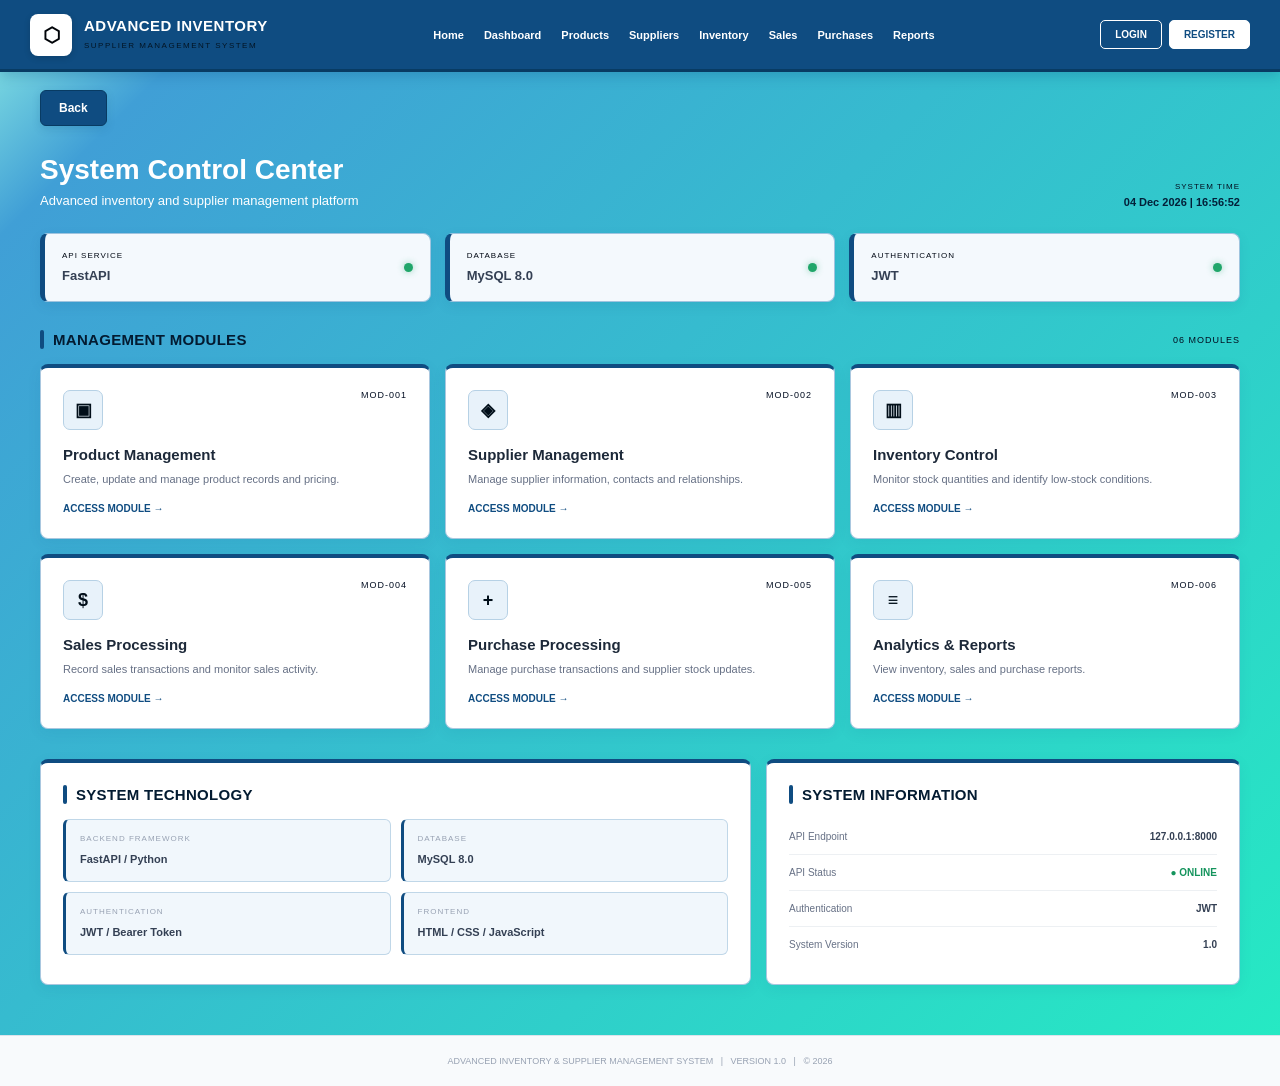
<file: Frontend/templates/index.html>
<!DOCTYPE html>
<html lang="en">

<head>

    <meta charset="UTF-8">

    <meta name="viewport"
          content="width=device-width, initial-scale=1.0">

    <title>Advanced Inventory & Supplier Management System</title>

    <style>

        /* =====================================================
           GLOBAL
        ===================================================== */

        * {
            margin: 0;
            padding: 0;
            box-sizing: border-box;
            font-family: "Segoe UI", Arial, Helvetica, sans-serif;
        }

        body {
            min-height: 100vh;
            background: 
                    linear-gradient(
                    135deg,
                    #8eece4 0%,
                    #409fd6 10%,
                    #25ebc3 100%
                );
            color: #172033;
        }

        a {
            text-decoration: none;
        }


        /* =====================================================
           NAVIGATION BAR
        ===================================================== */

        .topbar {
            height: 72px;

            display: flex;
            align-items: center;
            justify-content: space-between;

            padding: 0 30px;

            background: #0f4c81;

            border-bottom: 3px solid #083b63;

            box-shadow:
                0 4px 12px rgba(15, 76, 129, 0.25);

            position: sticky;
            top: 0;
            z-index: 1000;
        }


        /* =====================================================
           BRAND
        ===================================================== */

        .brand {
            display: flex;
            align-items: center;
            gap: 12px;
        }

        .brand-icon {
            width: 42px;
            height: 42px;

            display: flex;
            align-items: center;
            justify-content: center;

            background: #ffffff;
            color: #000408;

            border-radius: 8px;

            font-size: 20px;
            font-weight: bold;

            box-shadow:
                0 2px 6px rgba(0, 0, 0, 0.15);
        }

        .brand-text h2 {
            color: #ffffff;
            font-size: 15px;
            letter-spacing: .5px;
        }

        .brand-text span {
            color: #031525;
            font-size: 8px;
            letter-spacing: 1.5px;
        }


        /* =====================================================
           NAVIGATION LINKS
        ===================================================== */

        .top-nav {
            display: flex;
            align-items: center;
            gap: 2px;
        }

        .top-nav a {
            color: #ffffff;

            font-size: 11px;
            font-weight: 600;

            padding: 9px 9px;

            border-radius: 5px;

            transition: .2s;
        }

        .top-nav a:hover {
            background: #17639d;
            box-shadow: inset 0 -2px 0 #ffffff;
        }


        /* =====================================================
           USER AREA
        ===================================================== */

        .user-area {
            display: flex;
            align-items: center;
        }

        #authArea {
            display: flex;
            gap: 7px;
        }

        .auth-btn {
            padding: 8px 14px;

            border-radius: 5px;

            font-size: 10px;
            font-weight: 700;
        }

        .login {
            color: #ffffff;

            border: 1px solid #ffffff;

            background: transparent;
        }

        .login:hover {
            background: #ffffff;
            color: #0f4c81;
        }

        .register {
            color: #0f4c81;
            background: #ffffff;

            border: 1px solid #ffffff;
        }

        .register:hover {
            background: #eaf3fa;
        }


        /* =====================================================
           PROFILE
        ===================================================== */

        .profile-area {
            display: none;
            align-items: center;
            gap: 9px;
        }

        .profile-link {
            display: flex;
            align-items: center;
            gap: 8px;

            color: #ffffff;
        }

        .profile-circle {
            width: 38px;
            height: 38px;

            border-radius: 50%;

            display: flex;
            align-items: center;
            justify-content: center;

            background: #ffffff;
            color: #010e19;

            border: 2px solid #d9e9f5;

            font-size: 13px;
            font-weight: bold;
        }

        .profile-name {
            color: #ffffff;
            font-size: 11px;
            font-weight: 600;
        }

        .logout {
            border: 1px solid #ffffff;

            background: transparent;

            color: #ffffff;

            padding: 7px 10px;

            border-radius: 5px;

            cursor: pointer;

            font-size: 9px;
            font-weight: 600;
        }

        .logout:hover {
            background: #c0392b;
            border-color: #c0392b;
        }


        /* =====================================================
           BACK BUTTON
        ===================================================== */

        .back-container {
            max-width: 1450px;

            margin: 18px auto 0;

            padding: 0 40px;
        }

        .back-button {
            background: #0f4c81;

            color: #ffffff;

            border: 1px solid #083b63;

            padding: 10px 18px;

            border-radius: 6px;

            font-size: 12px;
            font-weight: 600;

            cursor: pointer;

            box-shadow:
                0 3px 8px
                rgba(15, 76, 129, 0.18);

            transition: .2s;
        }

        .back-button:hover {
            background: #17639d;

            transform: translateX(-2px);

            box-shadow:
                0 5px 12px
                rgba(15, 76, 129, 0.25);
        }


        /* =====================================================
           MAIN
        ===================================================== */

        .main {
            max-width: 1450px;

            margin: auto;

            padding: 28px 40px 50px;
        }


        /* =====================================================
           SYSTEM HEADER
        ===================================================== */

        .system-header {
            display: flex;

            justify-content: space-between;

            align-items: flex-end;

            margin-bottom: 25px;
        }

        .system-title h1 {
            color: #ffffff;

            font-size: 28px;

            margin-bottom: 7px;
        }

        .system-title p {
            color: #ffffff;

            font-size: 13px;
        }

        .system-time {
            text-align: right;
        }

        .system-time span {
            display: block;

            color: #030d1f;

            font-size: 8px;

            letter-spacing: 1px;
        }

        #clock {
            color: #032039;

            font-size: 11px;

            font-weight: 700;

            margin-top: 5px;
        }


        /* =====================================================
           STATUS CARDS
        ===================================================== */

        .status-strip {
            display: grid;

            grid-template-columns:
                repeat(3, 1fr);

            gap: 14px;

            margin-bottom: 28px;
        }

        .status-card {
            background: #f4f9fd;

            border: 1px solid #9fc4df;

            border-left: 5px solid #0f4c81;

            border-radius: 8px;

            padding: 17px;

            display: flex;

            justify-content: space-between;

            align-items: center;

            box-shadow:
                0 4px 12px
                rgba(15, 76, 129, 0.10);

            transition: .2s;
        }

        .status-card:hover {
            border-color: #0f4c81;

            box-shadow:
                0 7px 18px
                rgba(15, 76, 129, 0.16);

            transform: translateY(-2px);
        }

        .status-info span {
            display: block;

            color: #000814;

            font-size: 8px;

            text-transform: uppercase;

            letter-spacing: 1px;

            margin-bottom: 6px;
        }

        .status-info strong {
            color: #344054;

            font-size: 13px;
        }

        .status-light {
            width: 9px;
            height: 9px;

            background: #20a66a;

            border-radius: 50%;

            box-shadow:
                0 0 7px
                rgba(32, 166, 106, .45);
        }


        /* =====================================================
           SECTION TITLE
        ===================================================== */

        .section-title {
            display: flex;

            align-items: center;

            gap: 9px;

            margin-bottom: 15px;
        }

        .section-title .line {
            width: 4px;

            height: 19px;

            background: #0f4c81;

            border-radius: 3px;
        }

        .section-title h2 {
            color: #031b31;

            font-size: 15px;

            letter-spacing: .3px;
        }

        .section-title span {
            margin-left: auto;

            color: #010c1e;

            font-size: 9px;

            letter-spacing: 1px;
        }


        /* =====================================================
           MANAGEMENT MODULES
        ===================================================== */

        .module-grid {
            display: grid;

            grid-template-columns:
                repeat(3, 1fr);

            gap: 15px;

            margin-bottom: 30px;
        }

        .module {
            background: #ffffff;

            border: 1px solid #a9c7df;

            border-top: 4px solid #0f4c81;

            border-radius: 8px;

            padding: 22px;

            min-height: 175px;

            transition: .25s;

            box-shadow:
                0 4px 14px
                rgba(15, 76, 129, 0.08);
        }

        .module:hover {
            transform: translateY(-4px);

            border-color: #0f4c81;

            box-shadow:
                0 9px 24px
                rgba(15, 76, 129, 0.18);
        }

        .module-top {
            display: flex;

            justify-content: space-between;

            margin-bottom: 16px;
        }

        .module-icon {
            width: 40px;
            height: 40px;

            display: flex;

            align-items: center;
            justify-content: center;

            border-radius: 7px;

            background: #e8f2fa;

            color: #010e19;

            border: 1px solid #b6d1e5;

            font-size: 18px;

            font-weight: bold;
        }

        .module-code {
            color: #020d21;

            font-size: 9px;

            letter-spacing: 1px;
        }

        .module h3 {
            color: #1d2939;

            font-size: 15px;

            margin-bottom: 8px;
        }

        .module p {
            color: #667085;

            font-size: 11px;

            line-height: 1.6;
        }

        .module-link {
            display: inline-block;

            margin-top: 14px;

            color: #0f4c81;

            font-size: 10px;

            font-weight: 700;
        }

        .module-link:hover {
            color: #17639d;

            text-decoration: underline;
        }


        /* =====================================================
           LOWER PANELS
        ===================================================== */

        .lower-grid {
            display: grid;

            grid-template-columns:
                1.5fr 1fr;

            gap: 15px;
        }

        .panel {
            background: #ffffff;

            border: 1px solid #a9c7df;

            border-top: 4px solid #0f4c81;

            border-radius: 8px;

            padding: 22px;

            box-shadow:
                0 4px 14px
                rgba(15, 76, 129, 0.08);
        }


        /* =====================================================
           TECHNOLOGY
        ===================================================== */

        .tech-list {
            display: grid;

            grid-template-columns:
                repeat(2, 1fr);

            gap: 10px;
        }

        .tech {
            padding: 14px;

            background: #f1f7fc;

            border: 1px solid #c0d7e8;

            border-left: 3px solid #0f4c81;

            border-radius: 6px;

            transition: .2s;
        }

        .tech:hover {
            background: #e7f2fa;

            border-color: #0f4c81;
        }

        .tech span {
            display: block;

            color: #98a2b3;

            font-size: 8px;

            text-transform: uppercase;

            letter-spacing: 1px;

            margin-bottom: 6px;
        }

        .tech strong {
            color: #344054;

            font-size: 11px;
        }


        /* =====================================================
           SYSTEM INFORMATION
        ===================================================== */

        .info-row {
            display: flex;

            justify-content: space-between;

            padding: 12px 0;

            border-bottom:
                1px solid #edf0f3;
        }

        .info-row:last-child {
            border-bottom: none;
        }

        .info-row span {
            color: #667085;

            font-size: 10px;
        }

        .info-row strong {
            color: #344054;

            font-size: 10px;
        }

        .online {
            color: #15945d !important;
        }


        /* =====================================================
           FOOTER
        ===================================================== */

        footer {
            border-top:
                1px solid #dce3eb;

            padding: 20px;

            text-align: center;

            color: #98a2b3;

            font-size: 9px;

            background: #f8fafc;
        }


        /* =====================================================
           RESPONSIVE
        ===================================================== */

        @media (max-width: 1100px) {

            .top-nav {
                display: none;
            }

            .module-grid {
                grid-template-columns:
                    repeat(2, 1fr);
            }
        }


        @media (max-width: 750px) {

            .topbar {
                padding: 0 15px;
            }

            .brand-text {
                display: none;
            }

            .back-container {
                padding: 0 15px;
            }

            .main {
                padding:
                    25px 15px 40px;
            }

            .system-header {
                flex-direction: column;

                align-items: flex-start;

                gap: 12px;
            }

            .system-time {
                text-align: left;
            }

            .status-strip {
                grid-template-columns: 1fr;
            }

            .module-grid {
                grid-template-columns: 1fr;
            }

            .lower-grid {
                grid-template-columns: 1fr;
            }

            .tech-list {
                grid-template-columns: 1fr;
            }

            .profile-name {
                display: none;
            }
        }

    </style>

</head>


<body>


<!-- =====================================================
     NAVIGATION BAR
===================================================== -->

<header class="topbar">


    <div class="brand">

        <div class="brand-icon">
            ⬡
        </div>

        <div class="brand-text">

            <h2>
                ADVANCED INVENTORY
            </h2>

            <span>
                SUPPLIER MANAGEMENT SYSTEM
            </span>

        </div>

    </div>


    <!-- NAVIGATION -->

    <nav class="top-nav">

        <a href="index.html">
            Home
        </a>

        <a href="dashboard.html">
            Dashboard
        </a>

        <a href="products.html">
            Products
        </a>

        <a href="suppliers.html">
            Suppliers
        </a>

        <a href="inventory.html">
            Inventory
        </a>

        <a href="sales.html">
            Sales
        </a>

        <a href="purchases.html">
            Purchases
        </a>

        <a href="reports.html">
            Reports
        </a>

    </nav>


    <!-- USER AREA -->

    <div class="user-area">


        <!-- LOGIN / REGISTER -->

        <div id="authArea">

            <a
                href="login.html"
                class="auth-btn login">

                LOGIN

            </a>

            <a
                href="register.html"
                class="auth-btn register">

                REGISTER

            </a>

        </div>


        <!-- PROFILE / LOGOUT -->

        <div
            class="profile-area"
            id="profileArea">


            <a
                href="profile.html"
                class="profile-link">


                <div
                    class="profile-circle"
                    id="profileCircle">

                    U

                </div>


                <span
                    class="profile-name"
                    id="profileName">

                    User

                </span>


            </a>


            <button
                class="logout"
                onclick="logout()">

                LOGOUT

            </button>


        </div>


    </div>

</header>


<!-- =====================================================
     BACK BUTTON
===================================================== -->

<div class="back-container">

    <button
        class="back-button"
        onclick="history.back()">

        Back

    </button>

</div>


<!-- =====================================================
     MAIN CONTENT
===================================================== -->

<main class="main">


    <!-- SYSTEM HEADER -->

    <section class="system-header">


        <div class="system-title">

            <h1>
                System Control Center
            </h1>

            <p>
                Advanced inventory and supplier
                management platform
            </p>

        </div>


        <div class="system-time">

            <span>
                SYSTEM TIME
            </span>

            <div id="clock">
                Loading...
            </div>

        </div>


    </section>


    <!-- =================================================
         STATUS
    ================================================== -->

    <section class="status-strip">


        <div class="status-card">

            <div class="status-info">

                <span>
                    API SERVICE
                </span>

                <strong>
                    FastAPI
                </strong>

            </div>

            <div class="status-light"></div>

        </div>


        <div class="status-card">

            <div class="status-info">

                <span>
                    DATABASE
                </span>

                <strong>
                    MySQL 8.0
                </strong>

            </div>

            <div class="status-light"></div>

        </div>


        <div class="status-card">

            <div class="status-info">

                <span>
                    AUTHENTICATION
                </span>

                <strong>
                    JWT
                </strong>

            </div>

            <div class="status-light"></div>

        </div>


    </section>


    <!-- =================================================
         MANAGEMENT MODULES
    ================================================== -->

    <div class="section-title">

        <div class="line"></div>

        <h2>
            MANAGEMENT MODULES
        </h2>

        <span>
            06 MODULES
        </span>

    </div>


    <section class="module-grid">


        <!-- PRODUCTS -->

        <div class="module">

            <div class="module-top">

                <div class="module-icon">
                    ▣
                </div>

                <div class="module-code">
                    MOD-001
                </div>

            </div>

            <h3>
                Product Management
            </h3>

            <p>
                Create, update and manage
                product records and pricing.
            </p>

            <a
                href="products.html"
                class="module-link">

                ACCESS MODULE →

            </a>

        </div>


        <!-- SUPPLIERS -->

        <div class="module">

            <div class="module-top">

                <div class="module-icon">
                    ◈
                </div>

                <div class="module-code">
                    MOD-002
                </div>

            </div>

            <h3>
                Supplier Management
            </h3>

            <p>
                Manage supplier information,
                contacts and relationships.
            </p>

            <a
                href="suppliers.html"
                class="module-link">

                ACCESS MODULE →

            </a>

        </div>


        <!-- INVENTORY -->

        <div class="module">

            <div class="module-top">

                <div class="module-icon">
                    ▥
                </div>

                <div class="module-code">
                    MOD-003
                </div>

            </div>

            <h3>
                Inventory Control
            </h3>

            <p>
                Monitor stock quantities and
                identify low-stock conditions.
            </p>

            <a
                href="inventory.html"
                class="module-link">

                ACCESS MODULE →

            </a>

        </div>


        <!-- SALES -->

        <div class="module">

            <div class="module-top">

                <div class="module-icon">
                    $
                </div>

                <div class="module-code">
                    MOD-004
                </div>

            </div>

            <h3>
                Sales Processing
            </h3>

            <p>
                Record sales transactions and
                monitor sales activity.
            </p>

            <a
                href="sales.html"
                class="module-link">

                ACCESS MODULE →

            </a>

        </div>


        <!-- PURCHASES -->

        <div class="module">

            <div class="module-top">

                <div class="module-icon">
                    +
                </div>

                <div class="module-code">
                    MOD-005
                </div>

            </div>

            <h3>
                Purchase Processing
            </h3>

            <p>
                Manage purchase transactions
                and supplier stock updates.
            </p>

            <a
                href="purchases.html"
                class="module-link">

                ACCESS MODULE →

            </a>

        </div>


        <!-- REPORTS -->

        <div class="module">

            <div class="module-top">

                <div class="module-icon">
                    ≡
                </div>

                <div class="module-code">
                    MOD-006
                </div>

            </div>

            <h3>
                Analytics & Reports
            </h3>

            <p>
                View inventory, sales and
                purchase reports.
            </p>

            <a
                href="reports.html"
                class="module-link">

                ACCESS MODULE →

            </a>

        </div>


    </section>


    <!-- =================================================
         LOWER PANELS
    ================================================== -->

    <section class="lower-grid">


        <!-- TECHNOLOGY -->

        <div class="panel">


            <div class="section-title">

                <div class="line"></div>

                <h2>
                    SYSTEM TECHNOLOGY
                </h2>

            </div>


            <div class="tech-list">


                <div class="tech">

                    <span>
                        Backend Framework
                    </span>

                    <strong>
                        FastAPI / Python
                    </strong>

                </div>


                <div class="tech">

                    <span>
                        Database
                    </span>

                    <strong>
                        MySQL 8.0
                    </strong>

                </div>


                <div class="tech">

                    <span>
                        Authentication
                    </span>

                    <strong>
                        JWT / Bearer Token
                    </strong>

                </div>


                <div class="tech">

                    <span>
                        Frontend
                    </span>

                    <strong>
                        HTML / CSS / JavaScript
                    </strong>

                </div>


            </div>

        </div>


        <!-- SYSTEM INFORMATION -->

        <div class="panel">


            <div class="section-title">

                <div class="line"></div>

                <h2>
                    SYSTEM INFORMATION
                </h2>

            </div>


            <div class="info-row">

                <span>
                    API Endpoint
                </span>

                <strong>
                    127.0.0.1:8000
                </strong>

            </div>


            <div class="info-row">

                <span>
                    API Status
                </span>

                <strong class="online">
                    ● ONLINE
                </strong>

            </div>


            <div class="info-row">

                <span>
                    Authentication
                </span>

                <strong>
                    JWT
                </strong>

            </div>


            <div class="info-row">

                <span>
                    System Version
                </span>

                <strong>
                    1.0
                </strong>

            </div>


        </div>


    </section>


</main>


<!-- =====================================================
     FOOTER
===================================================== -->

<footer>

    ADVANCED INVENTORY & SUPPLIER MANAGEMENT SYSTEM

    &nbsp; | &nbsp;

    VERSION 1.0

    &nbsp; | &nbsp;

    © 2026

</footer>


<!-- =====================================================
     JAVASCRIPT
===================================================== -->

<script>


/* =====================================================
   CHECK LOGIN STATUS
===================================================== */

function checkLoginStatus() {

    const token =
        localStorage.getItem("access_token");

    const username =
        localStorage.getItem("username");


    const authArea =
        document.getElementById("authArea");

    const profileArea =
        document.getElementById("profileArea");

    const profileCircle =
        document.getElementById("profileCircle");

    const profileName =
        document.getElementById("profileName");


    if (token) {

        /* Hide login/register */

        authArea.style.display = "none";


        /* Show profile */

        profileArea.style.display = "flex";


        if (username) {

            profileName.textContent =
                username;

            profileCircle.textContent =
                username
                    .charAt(0)
                    .toUpperCase();

        }

    }

    else {

        /* Show login/register */

        authArea.style.display = "flex";


        /* Hide profile */

        profileArea.style.display = "none";

    }

}


/* =====================================================
   LOGOUT
===================================================== */

function logout() {

    localStorage.removeItem(
        "access_token"
    );

    localStorage.removeItem(
        "username"
    );

    localStorage.removeItem(
        "email"
    );

    localStorage.removeItem(
        "user_role"
    );


    window.location.href =
        "index.html";
}


/* =====================================================
   LIVE CLOCK
===================================================== */

function updateClock() {

    const now = new Date();


    const date =
        now.toLocaleDateString(
            "en-IN",
            {
                day: "2-digit",
                month: "short",
                year: "numeric"
            }
        );


    const time =
        now.toLocaleTimeString(
            "en-IN",
            {
                hour: "2-digit",
                minute: "2-digit",
                second: "2-digit",
                hour12: false
            }
        );


    document.getElementById(
        "clock"
    ).textContent =
        date + " | " + time;

}


/* =====================================================
   INITIALIZE
===================================================== */

document.addEventListener(
    "DOMContentLoaded",
    function() {

        checkLoginStatus();

        updateClock();

        setInterval(
            updateClock,
            1000
        );

    }
);

</script>


</body>

</html>
</file>
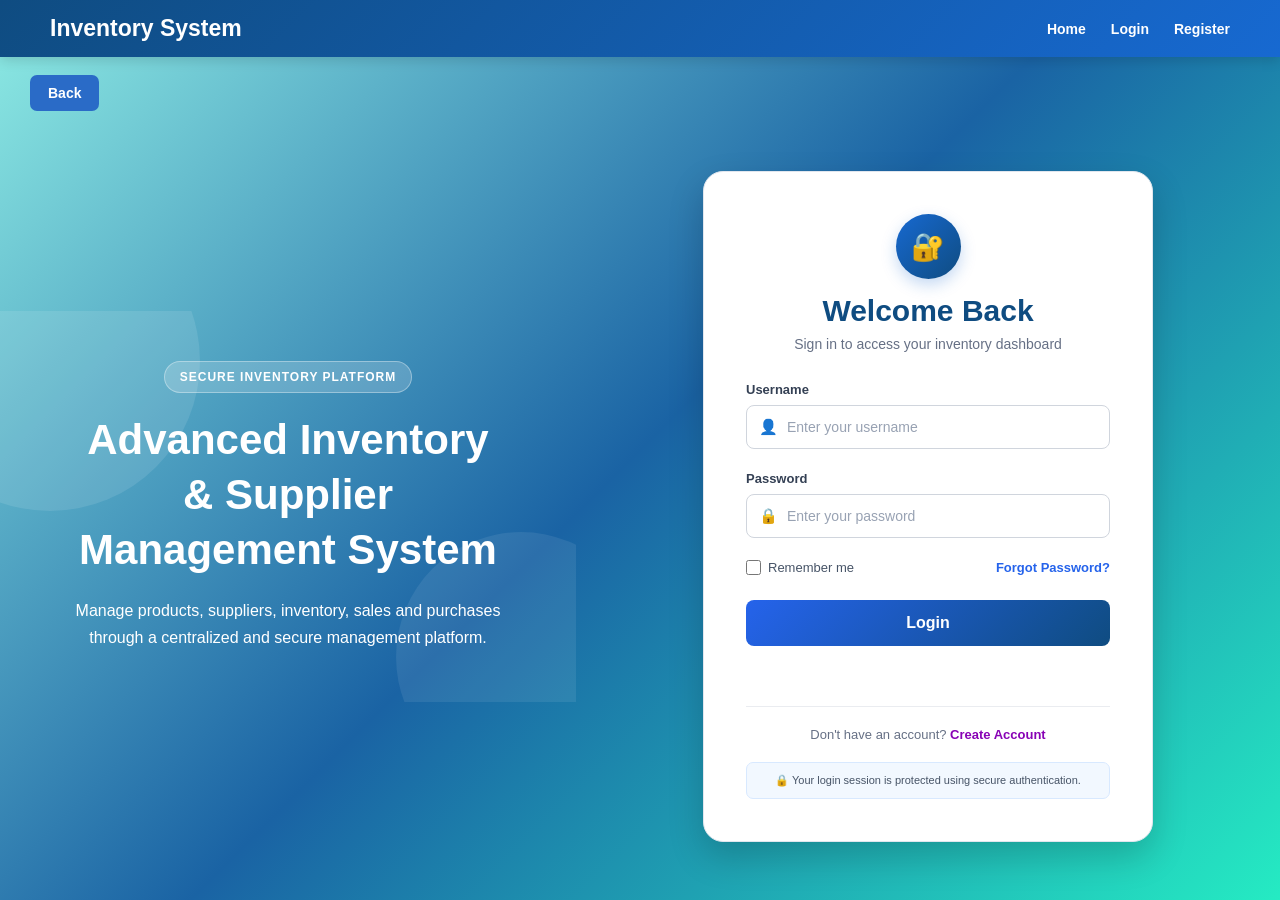
<file: Frontend/templates/dashboard.html>
<!DOCTYPE html>
<html lang="en">

<head>

    <meta charset="UTF-8">

    <meta name="viewport"
          content="width=device-width, initial-scale=1.0">

    <title>Dashboard | Advanced Inventory System</title>

    <style>

        * {
            box-sizing: border-box;
        }

        body {
            margin: 0;
            background: #eefaf5;
            color: #172033;
            font-family: Arial, Helvetica, sans-serif;
            font-size: 15px;
        }

        /* =========================
           MAIN LAYOUT
        ========================== */

        .dashboard-layout {
            display: flex;
            min-height: 100vh;
        }

        /* =========================
           SIDEBAR
        ========================== */

        .dashboard-sidebar {
            width: 245px;
            position: fixed;
            left: 0;
            top: 0;
            bottom: 0;
            background: #ffffff;
            border-right: 2px solid #9fc4df;
            z-index: 100;
        }

        .sidebar-brand {
            height: 78px;
            display: flex;
            align-items: center;
            padding: 0 22px;
            border-bottom: 1px solid #dbe8f2;
        }

        .brand-logo {
            width: 43px;
            height: 43px;
            border-radius: 9px;
            background: #0f4c81;
            color: white;
            display: flex;
            align-items: center;
            justify-content: center;
            font-weight: bold;
            font-size: 15px;
        }

        .brand-name {
            margin-left: 12px;
            font-size: 17px;
            font-weight: bold;
            color: #0f4c81;
        }

        .sidebar-menu {
            padding: 20px 14px;
        }

        .sidebar-label {
            padding: 0 12px;
            margin-bottom: 12px;
            color: #778899;
            font-size: 11px;
            font-weight: bold;
            letter-spacing: 0.7px;
        }

        .sidebar-link {
            display: flex;
            align-items: center;
            gap: 12px;
            padding: 13px 14px;
            margin-bottom: 5px;
            border-radius: 8px;
            text-decoration: none;
            color: #526071;
            font-size: 15px;
            font-weight: 600;
        }

        .sidebar-link:hover {
            background: #eef6fc;
            color: #0f4c81;
        }

        .sidebar-link.active {
            background: #e6f1f9;
            color: #0f4c81;
            border-left: 4px solid #0f4c81;
        }

        .sidebar-icon {
            width: 25px;
            text-align: center;
            font-size: 18px;
        }

        /* =========================
           MAIN
        ========================== */

        .dashboard-main {
            margin-left: 245px;
            width: calc(100% - 245px);
            min-height: 100vh;
        }

        /* =========================
           HEADER
        ========================== */

        .dashboard-header {
            height: 78px;
            background: white;
            border-bottom: 2px solid #9fc4df;
            display: flex;
            align-items: center;
            justify-content: space-between;
            padding: 0 30px;
            position: sticky;
            top: 0;
            z-index: 50;
        }

        .header-title {
            font-size: 23px;
            font-weight: bold;
            color: #0f4c81;
        }

        .header-right {
            display: flex;
            align-items: center;
            gap: 20px;
        }

        #currentDate {
            color: #5d6b7b;
            font-weight: 600;
        }

        .profile-button {
            width: 45px;
            height: 45px;
            border-radius: 50%;
            border: 2px solid #0f4c81;
            background: #eaf4fb;
            color: #0f4c81;
            cursor: pointer;
            font-size: 20px;
        }

        .profile-button:hover {
            background: #0f4c81;
            color: white;
        }

        /* =========================
           CONTENT
        ========================== */

        .dashboard-content {
            padding: 28px 32px 50px;
        }

        .back-button-container {
            margin-bottom: 18px;
        }

        .back-button {
            background: #020e39;
            border: 1px solid #9fc4df;
            color: #ffffff;
            padding: 9px 18px;
            border-radius: 7px;
            cursor: pointer;
            font-size: 14px;
            font-weight: bold;
        }

        .back-button:hover {
            background: #0f4c81;
            color: white;
        }

        .page-title {
            margin-bottom: 25px;
        }

        .page-title h1 {
            margin: 0 0 7px;
            color: #0f4c81;
            font-size: 29px;
        }

        .page-title p {
            margin: 0;
            color: #687789;
            font-size: 15px;
        }

        /* =========================
           KPI CARDS
        ========================== */

        .kpi-grid {
            display: grid;
            grid-template-columns: repeat(4, 1fr);
            gap: 18px;
            margin-bottom: 25px;
        }

        .kpi-card {
            background: white;
            border: 1px solid #9fc4df;
            border-radius: 10px;
            padding: 20px;
            box-shadow: 0 2px 7px rgba(15, 76, 129, 0.06);
        }

        .kpi-top {
            display: flex;
            align-items: center;
            justify-content: space-between;
        }

        .kpi-title {
            color: #738296;
            font-size: 12px;
            font-weight: bold;
            letter-spacing: 0.5px;
        }

        .kpi-icon {
            width: 38px;
            height: 38px;
            border-radius: 8px;
            background: #eaf4fb;
            color: #0f4c81;
            display: flex;
            align-items: center;
            justify-content: center;
            font-size: 19px;
        }

        .kpi-value {
            margin-top: 15px;
            font-size: 26px;
            font-weight: bold;
            color: #0f4c81;
        }

        .kpi-description {
            margin-top: 7px;
            color: #8290a0;
            font-size: 12px;
        }

        /* =========================
           DASHBOARD GRID
        ========================== */

        .dashboard-grid {
            display: grid;
            grid-template-columns: 1.4fr 1fr;
            gap: 20px;
            margin-bottom: 20px;
        }

        .dashboard-card {
            background: white;
            border: 1px solid #9fc4df;
            border-radius: 10px;
            padding: 22px;
            box-shadow: 0 2px 7px rgba(15, 76, 129, 0.06);
        }

        .dashboard-card h2 {
            margin: 0 0 5px;
            color: #0f4c81;
            font-size: 20px;
        }

        .dashboard-card-subtitle {
            margin: 0 0 20px;
            color: #7b8998;
            font-size: 13px;
        }

        /* =========================
           SALES CHART
        ========================== */

        .sales-chart {
            height: 270px;
            display: flex;
            align-items: flex-end;
            justify-content: space-around;
            gap: 12px;
            border-bottom: 1px solid #d9e5ed;
            padding: 20px 10px 0;
        }

        .chart-bar-container {
            flex: 1;
            height: 100%;
            display: flex;
            flex-direction: column;
            align-items: center;
            justify-content: flex-end;
        }

        .chart-value {
            font-size: 11px;
            color: #0f4c81;
            margin-bottom: 5px;
            font-weight: bold;
        }

        .chart-bar {
            width: 55%;
            min-height: 5px;
            background: #0f4c81;
            border-radius: 5px 5px 0 0;
        }

        .chart-label {
            margin-top: 8px;
            font-size: 11px;
            color: #778899;
        }

        /* =========================
           LOW STOCK
        ========================== */

        .low-stock-list {
            display: flex;
            flex-direction: column;
            gap: 10px;
            max-height: 270px;
            overflow-y: auto;
        }

        .low-stock-item {
            display: flex;
            align-items: center;
            justify-content: space-between;
            padding: 13px;
            border: 1px solid #e0e8ee;
            border-radius: 7px;
            background: #f9fcfd;
        }

        .low-stock-name {
            font-weight: bold;
            color: #344054;
        }

        .low-stock-quantity {
            color: #c53c3c;
            font-weight: bold;
        }

        .no-data {
            text-align: center;
            padding: 35px 10px;
            color: #8996a5;
        }

        /* =========================
           RECENT SALES
        ========================== */

        .full-width {
            grid-column: 1 / -1;
        }

        .table-container {
            overflow-x: auto;
        }

        table {
            width: 100%;
            border-collapse: collapse;
        }

        th {
            text-align: left;
            padding: 13px;
            background: #eef6fc;
            color: #0f4c81;
            font-size: 13px;
            border-bottom: 1px solid #c8dce9;
        }

        td {
            padding: 13px;
            border-bottom: 1px solid #e7edf2;
            color: #465465;
            font-size: 13px;
        }

        tr:hover td {
            background: #f8fbfd;
        }

        /* =========================
           REFRESH STATUS
        ========================== */

        .refresh-status {
            margin-top: 18px;
            text-align: right;
            color: #7c8998;
            font-size: 12px;
        }

        /* =========================
           ROLE ACTIONS
        ========================== */

        .role-actions {
            margin-top: 20px;
            padding: 20px;
            border: 1px solid #9fc4df;
            border-radius: 10px;
            background: white;
        }

        .role-actions h3 {
            margin: 0 0 15px;
            color: #0f4c81;
        }

        .role-description {
            color: #697888;
            margin-bottom: 15px;
        }

        .action-button {
            border: none;
            border-radius: 7px;
            padding: 10px 16px;
            margin: 4px;
            background: #0f4c81;
            color: white;
            cursor: pointer;
            font-size: 13px;
            font-weight: bold;
        }

        .action-button:hover {
            background: #1769a9;
        }

        .user-action-button {
            background: #20a66a;
        }

        .user-action-button:hover {
            background: #168957;
        }

        /* =========================
           PROFILE DRAWER
        ========================== */

        .drawer-overlay {
            position: fixed;
            inset: 0;
            background: rgba(0, 0, 0, 0.35);
            display: none;
            z-index: 200;
        }

        .drawer-overlay.active {
            display: block;
        }

        .profile-drawer {
            position: fixed;
            top: 0;
            right: -390px;
            width: 370px;
            height: 100vh;
            background: white;
            z-index: 300;
            transition: right 0.3s ease;
            box-shadow: -4px 0 15px rgba(0, 0, 0, 0.15);
            overflow-y: auto;
        }

        .profile-drawer.active {
            right: 0;
        }

        .drawer-header {
            height: 70px;
            padding: 0 22px;
            display: flex;
            align-items: center;
            justify-content: space-between;
            border-bottom: 1px solid #e3e9ee;
        }

        .drawer-header h2 {
            margin: 0;
            color: #0f4c81;
        }

        .close-drawer {
            border: none;
            background: transparent;
            font-size: 28px;
            color: #667789;
            cursor: pointer;
        }

        .profile-section {
            text-align: center;
            padding: 30px 20px;
            border-bottom: 1px solid #e3e9ee;
        }

        .profile-avatar {
            width: 80px;
            height: 80px;
            margin: auto;
            border-radius: 50%;
            background: #0f4c81;
            color: white;
            display: flex;
            align-items: center;
            justify-content: center;
            font-size: 27px;
            font-weight: bold;
        }

        .profile-section h3 {
            margin: 14px 0 7px;
            font-size: 20px;
            color: #17345f;
        }

        .profile-section p {
            margin: 5px 0;
            color: #718092;
            font-size: 14px;
        }

        .profile-role {
            display: inline-block;
            padding: 6px 12px;
            border-radius: 15px;
            background: #eaf4fb;
            color: #0f4c81 !important;
            font-weight: bold;
        }

        .drawer-section {
            padding: 20px 25px;
            border-bottom: 1px solid #e8ecf1;
        }

        .drawer-section h4 {
            margin: 0 0 15px;
            color: #8994a5;
            font-size: 11px;
            text-transform: uppercase;
        }

        .drawer-link {
            display: flex;
            align-items: center;
            gap: 13px;
            padding: 13px 0;
            color: #344054;
            text-decoration: none;
            font-size: 14px;
            font-weight: 600;
        }

        .drawer-link:hover {
            color: #0f4c81;
        }

        .logout-button {
            width: 100%;
            padding: 13px;
            border: 1px solid #e1e5eb;
            border-radius: 8px;
            background: white;
            color: #c53c3c;
            font-weight: bold;
            cursor: pointer;
            font-size: 14px;
        }

        .logout-button:hover {
            background: #fff5f5;
        }

        /* =========================
           RESPONSIVE
        ========================== */

        @media (max-width: 1150px) {

            .kpi-grid {
                grid-template-columns: repeat(2, 1fr);
            }

            .dashboard-grid {
                grid-template-columns: 1fr;
            }

        }

        @media (max-width: 750px) {

            .dashboard-sidebar {
                width: 70px;
            }

            .brand-name,
            .sidebar-label,
            .sidebar-link span:not(.sidebar-icon) {
                display: none;
            }

            .sidebar-link {
                justify-content: center;
            }

            .dashboard-main {
                margin-left: 70px;
                width: calc(100% - 70px);
            }

            .dashboard-content {
                padding: 20px;
            }

            .header-title {
                font-size: 20px;
            }

        }

        @media (max-width: 520px) {

            .kpi-grid {
                grid-template-columns: 1fr;
            }

            .profile-drawer {
                width: 100%;
            }

            .dashboard-header {
                padding: 0 15px;
            }

            #currentDate {
                display: none;
            }

        }

    </style>

</head>


<body>


<div class="dashboard-layout">


    <!-- =====================================================
         SIDEBAR
    ====================================================== -->

    <aside class="dashboard-sidebar">

        <div class="sidebar-brand">

            <div class="brand-logo">
                IS
            </div>

            <div class="brand-name">
                Inventory System
            </div>

        </div>


        <div class="sidebar-menu">

            <div class="sidebar-label">
                MAIN MENU
            </div>


            <a href="dashboard.html"
               class="sidebar-link active">

                <span class="sidebar-icon">▣</span>
                <span>Dashboard</span>

            </a>


            <a href="products.html"
               class="sidebar-link">

                <span class="sidebar-icon">□</span>
                <span>Products</span>

            </a>


            <a href="suppliers.html"
               class="sidebar-link">

                <span class="sidebar-icon">♧</span>
                <span>Suppliers</span>

            </a>


            <a href="inventory.html"
               class="sidebar-link">

                <span class="sidebar-icon">▤</span>
                <span>Inventory</span>

            </a>


            <a href="sales.html"
               class="sidebar-link">

                <span class="sidebar-icon">⌁</span>
                <span>Sales</span>

            </a>


            <a href="purchase.html"
               class="sidebar-link">

                <span class="sidebar-icon">+</span>
                <span>Purchases</span>

            </a>


            <a href="reports.html"
               class="sidebar-link">

                <span class="sidebar-icon">▥</span>
                <span>Reports</span>

            </a>

        </div>

    </aside>


    <!-- =====================================================
         MAIN
    ====================================================== -->

    <main class="dashboard-main">


        <!-- HEADER -->

        <header class="dashboard-header">

            <div class="header-title">
                Dashboard
            </div>


            <div class="header-right">

                <span id="currentDate">
                    Loading...
                </span>


                <button
                    class="profile-button"
                    onclick="openProfile()"
                    title="Profile">

                    👤

                </button>

            </div>

        </header>


        <!-- CONTENT -->

        <section class="dashboard-content">


            <!-- BACK BUTTON -->

            <div class="back-button-container">

                <button
                    class="back-button"
                    onclick="history.back()">

                    Back

                </button>

            </div>


            <!-- PAGE TITLE -->

            <div class="page-title">

                <h1>
                    Dashboard Overview
                </h1>

                <p>
                    Monitor your inventory, sales,
                    purchases and business performance.
                </p>

            </div>


            <!-- =================================================
                 KPI CARDS
            ================================================== -->

            <div class="kpi-grid">


                <div class="kpi-card">

                    <div class="kpi-top">

                        <span class="kpi-title">
                            TOTAL PRODUCTS
                        </span>

                        <div class="kpi-icon">
                            📦
                        </div>

                    </div>

                    <div
                        class="kpi-value"
                        id="totalProducts">

                        0

                    </div>

                    <div class="kpi-description">
                        Products registered
                    </div>

                </div>


                <div class="kpi-card">

                    <div class="kpi-top">

                        <span class="kpi-title">
                            TOTAL SUPPLIERS
                        </span>

                        <div class="kpi-icon">
                            🚚
                        </div>

                    </div>

                    <div
                        class="kpi-value"
                        id="totalSuppliers">

                        0

                    </div>

                    <div class="kpi-description">
                        Registered suppliers
                    </div>

                </div>


                <div class="kpi-card">

                    <div class="kpi-top">

                        <span class="kpi-title">
                            TOTAL SALES
                        </span>

                        <div class="kpi-icon">
                            💰
                        </div>

                    </div>

                    <div
                        class="kpi-value"
                        id="totalSales">

                        ₹0.00

                    </div>

                    <div class="kpi-description">
                        Total sales value
                    </div>

                </div>


                <div class="kpi-card">

                    <div class="kpi-top">

                        <span class="kpi-title">
                            LOW STOCK
                        </span>

                        <div class="kpi-icon">
                            ⚠️
                        </div>

                    </div>

                    <div
                        class="kpi-value"
                        id="lowStock">

                        0

                    </div>

                    <div class="kpi-description">
                        Products requiring attention
                    </div>

                </div>


                <div class="kpi-card">

                    <div class="kpi-top">

                        <span class="kpi-title">
                            STOCK VALUE
                        </span>

                        <div class="kpi-icon">
                            🏬
                        </div>

                    </div>

                    <div
                        class="kpi-value"
                        id="stockValue">

                        ₹0.00

                    </div>

                    <div class="kpi-description">
                        Current inventory value
                    </div>

                </div>


                <div class="kpi-card">

                    <div class="kpi-top">

                        <span class="kpi-title">
                            PURCHASE TOTAL
                        </span>

                        <div class="kpi-icon">
                            🛒
                        </div>

                    </div>

                    <div
                        class="kpi-value"
                        id="purchaseTotal">

                        ₹0.00

                    </div>

                    <div class="kpi-description">
                        Total purchase value
                    </div>

                </div>


                <div class="kpi-card">

                    <div class="kpi-top">

                        <span class="kpi-title">
                            PROFIT
                        </span>

                        <div class="kpi-icon">
                            📈
                        </div>

                    </div>

                    <div
                        class="kpi-value"
                        id="profit">

                        ₹0.00

                    </div>

                    <div class="kpi-description">
                        Sales minus purchases
                    </div>

                </div>


                <div class="kpi-card">

                    <div class="kpi-top">

                        <span class="kpi-title">
                            TOTAL STOCK
                        </span>

                        <div class="kpi-icon">
                            📊
                        </div>

                    </div>

                    <div
                        class="kpi-value"
                        id="totalStock">

                        0

                    </div>

                    <div class="kpi-description">
                        Total available quantity
                    </div>

                </div>

            </div>


            <!-- =================================================
                 CHART + LOW STOCK
            ================================================== -->

            <div class="dashboard-grid">


                <!-- SALES CHART -->

                <div class="dashboard-card">

                    <h2>
                        Sales Overview
                    </h2>

                    <p class="dashboard-card-subtitle">
                        Recent sales performance
                    </p>

                    <div
                        class="sales-chart"
                        id="salesChart">

                        <div class="no-data">
                            Loading sales...
                        </div>

                    </div>

                </div>


                <!-- LOW STOCK -->

                <div class="dashboard-card">

                    <h2>
                        Low Stock Products
                    </h2>

                    <p class="dashboard-card-subtitle">
                        Products below minimum stock
                    </p>

                    <div
                        class="low-stock-list"
                        id="lowStockList">

                        <div class="no-data">
                            Loading inventory...
                        </div>

                    </div>

                </div>

            </div>


            <!-- =================================================
                 RECENT SALES
            ================================================== -->

            <div class="dashboard-card full-width">

                <h2>
                    Recent Sales
                </h2>

                <p class="dashboard-card-subtitle">
                    Latest sales transactions
                </p>


                <div class="table-container">

                    <table>

                        <thead>

                            <tr>

                                <th>
                                    Sale ID
                                </th>

                                <th>
                                    Product
                                </th>

                                <th>
                                    Quantity
                                </th>

                                <th>
                                    Selling Price
                                </th>

                                <th>
                                    Total
                                </th>

                                <th>
                                    Date
                                </th>

                            </tr>

                        </thead>


                        <tbody id="recentSalesTable">

                            <tr>

                                <td colspan="6">
                                    Loading sales...
                                </td>

                            </tr>

                        </tbody>

                    </table>

                </div>

            </div>


            <!-- =================================================
                 ADMIN ACTIONS
            ================================================== -->

            <div
                class="role-actions"
                id="adminActions"
                style="display:none;">

                <h3>
                    🔐 Admin Access
                </h3>

                <div class="role-description">
                    Admin users can create, view, update and
                    delete system records and manage users.
                </div>

                <button
                    class="action-button"
                    onclick="adminCreate()">

                    Create Records

                </button>

                <button
                    class="action-button"
                    onclick="adminView()">

                    View All Data

                </button>

                <button
                    class="action-button"
                    onclick="adminUpdate()">

                    Update Records

                </button>

                <button
                    class="action-button"
                    onclick="adminDelete()">

                    Delete Records

                </button>

                <button
                    class="action-button"
                    onclick="manageUsers()">

                    Manage Users

                </button>

            </div>


            <!-- =================================================
                 USER ACTIONS
            ================================================== -->

            <div
                class="role-actions"
                id="userActions"
                style="display:none;">

                <h3>
                    👤 User Access
                </h3>

                <div class="role-description">
                    User accounts can view system data and
                    update their own profile information.
                </div>

                <button
                    class="action-button user-action-button"
                    onclick="userView()">

                    View My Data

                </button>

                <button
                    class="action-button user-action-button"
                    onclick="userUpdate()">

                    Update My Data

                </button>

            </div>


            <div
                class="refresh-status"
                id="refreshStatus">

                Last updated: --

            </div>


        </section>

    </main>

</div>


<!-- =========================================================
     PROFILE DRAWER
========================================================= -->

<div
    class="drawer-overlay"
    id="drawerOverlay"
    onclick="closeProfile()">
</div>


<div
    class="profile-drawer"
    id="profileDrawer">


    <div class="drawer-header">

        <h2>
            My Profile
        </h2>

        <button
            class="close-drawer"
            onclick="closeProfile()">

            ×

        </button>

    </div>


    <div class="profile-section">

        <div
            class="profile-avatar"
            id="profileAvatar">

            👤

        </div>

        <h3 id="profileName">
            Loading...
        </h3>

        <p id="profileEmail">
            Loading...
        </p>

        <p
            id="profileRole"
            class="profile-role">

            Loading...

        </p>

    </div>


    <div class="drawer-section">

        <h4>
            Workspace
        </h4>


        <a
            href="dashboard.html"
            class="drawer-link">

            📊
            Dashboard

        </a>


        <a
            href="products.html"
            class="drawer-link">

            📦
            Products

        </a>


        <a
            href="suppliers.html"
            class="drawer-link">

            🚚
            Suppliers

        </a>


        <a
            href="inventory.html"
            class="drawer-link">

            🏬
            Inventory

        </a>


        <a
            href="sales.html"
            class="drawer-link">

            💰
            Sales

        </a>


        <a
            href="purchase.html"
            class="drawer-link">

            🛒
            Purchases

        </a>


        <a
            href="reports.html"
            class="drawer-link">

            📈
            Reports

        </a>

    </div>


    <div class="drawer-section">

        <h4>
            Account
        </h4>


        <a
            href="#"
            onclick="openProfile(); return false;"
            class="drawer-link">

            👤
            My Profile

        </a>

    </div>


    <div class="drawer-section">

        <button
            class="logout-button"
            onclick="logout()">

            🚪
            Logout

        </button>

    </div>


</div>


<script>

/* =========================================================
   API CONFIGURATION
========================================================= */

const API = "http://127.0.0.1:8000";


/* =========================================================
   AUTHENTICATION
========================================================= */

function getToken() {

    return localStorage.getItem("access_token");

}


if (!getToken()) {

    window.location.href = "login.html";

}


/* =========================================================
   LOGOUT
========================================================= */

function logout() {

    localStorage.removeItem("access_token");
    localStorage.removeItem("token");
    localStorage.removeItem("username");
    localStorage.removeItem("email");
    localStorage.removeItem("user_role");
    localStorage.removeItem("full_name");
    localStorage.removeItem("user_id");

    window.location.href = "login.html";

}


/* =========================================================
   COMMON API FUNCTION
========================================================= */

async function fetchAPI(endpoint) {

    const token = getToken();

    if (!token) {

        logout();
        return [];

    }


    try {

        const response = await fetch(
            API + endpoint,
            {
                method: "GET",

                headers: {
                    "Authorization":
                        "Bearer " + token
                }
            }
        );


        if (response.status === 401) {

            logout();
            return [];

        }


        if (!response.ok) {

            console.error(
                "API Error:",
                endpoint,
                response.status
            );

            return [];

        }


        return await response.json();

    }

    catch (error) {

        console.error(
            "Connection Error:",
            endpoint,
            error
        );

        return [];

    }

}


/* =========================================================
   LOAD LOGGED-IN USER
========================================================= */

async function loadUserProfile() {

    const token = getToken();

    if (!token) {

        window.location.href = "login.html";
        return;

    }


    try {

        const response = await fetch(
            API + "/me",
            {
                method: "GET",

                headers: {
                    "Authorization":
                        "Bearer " + token
                }
            }
        );


        if (response.status === 401) {

            logout();
            return;

        }


        if (!response.ok) {

            throw new Error(
                "Unable to load user profile."
            );

        }


        const user =
            await response.json();


        /* =========================
           PROFILE INFORMATION
        ========================== */

        const displayName =
            user.full_name ||
            user.username ||
            "User";


        document.getElementById(
            "profileName"
        ).textContent = displayName;


        document.getElementById(
            "profileEmail"
        ).textContent =
            user.email || "No email";


        document.getElementById(
            "profileRole"
        ).textContent =
            "Role: " +
            (user.role || "User");


        /* =========================
           PROFILE AVATAR
        ========================== */

        const firstLetter =
            displayName
                .charAt(0)
                .toUpperCase();


        document.getElementById(
            "profileAvatar"
        ).textContent =
            firstLetter;


        /* =========================
           SAVE CURRENT USER DATA
        ========================== */

        if (user.user_id !== undefined) {

            localStorage.setItem(
                "user_id",
                user.user_id
            );

        }


        localStorage.setItem(
            "full_name",
            user.full_name || ""
        );


        localStorage.setItem(
            "username",
            user.username || ""
        );


        localStorage.setItem(
            "email",
            user.email || ""
        );


        localStorage.setItem(
            "user_role",
            user.role || ""
        );


        /* =========================
           ROLE-BASED ACCESS
        ========================== */

        const adminActions =
            document.getElementById(
                "adminActions"
            );

        const userActions =
            document.getElementById(
                "userActions"
            );


        adminActions.style.display = "none";
        userActions.style.display = "none";


        if (user.role === "Admin") {

            adminActions.style.display =
                "block";

        }


        if (user.role === "User") {

            userActions.style.display =
                "block";

        }

    }

    catch (error) {

        console.error(
            "Profile Error:",
            error
        );

    }

}


/* =========================================================
   LOAD DASHBOARD DATA
========================================================= */

async function loadDashboard() {

    const products =
        await fetchAPI("/products/");


    const suppliers =
        await fetchAPI("/suppliers/");


    const inventory =
        await fetchAPI("/inventory/");


    const sales =
        await fetchAPI("/sales/");


    const purchases =
        await fetchAPI("/purchases/");


    /* =========================
       PRODUCTS
    ========================== */

    const productList =
        Array.isArray(products)
            ? products
            : [];


    document.getElementById(
        "totalProducts"
    ).textContent =
        productList.length;


    /* =========================
       SUPPLIERS
    ========================== */

    const supplierList =
        Array.isArray(suppliers)
            ? suppliers
            : [];


    document.getElementById(
        "totalSuppliers"
    ).textContent =
        supplierList.length;


    /* =========================
       SALES
    ========================== */

    const salesList =
        Array.isArray(sales)
            ? sales
            : [];


    let salesTotal = 0;


    salesList.forEach(
        function(sale) {

            const quantity =
                Number(sale.quantity) || 0;

            const price =
                Number(
                    sale.selling_price
                ) || 0;


            salesTotal +=
                quantity * price;

        }
    );


    document.getElementById(
        "totalSales"
    ).textContent =
        "₹" +
        salesTotal.toFixed(2);


    /* =========================
       PURCHASES
    ========================== */

    const purchaseList =
        Array.isArray(purchases)
            ? purchases
            : [];


    let purchaseTotal = 0;


    purchaseList.forEach(
        function(purchase) {

            const quantity =
                Number(
                    purchase.quantity
                ) || 0;


            const price =
                Number(
                    purchase.purchase_price
                ) || 0;


            purchaseTotal +=
                quantity * price;

        }
    );


    document.getElementById(
        "purchaseTotal"
    ).textContent =
        "₹" +
        purchaseTotal.toFixed(2);


    /* =========================
       PROFIT
    ========================== */

    const profit =
        salesTotal -
        purchaseTotal;


    document.getElementById(
        "profit"
    ).textContent =
        "₹" +
        profit.toFixed(2);


    /* =========================
       INVENTORY
    ========================== */

    const inventoryList =
        Array.isArray(inventory)
            ? inventory
            : [];


    let totalStock = 0;
    let stockValue = 0;
    let lowStockCount = 0;


    inventoryList.forEach(
        function(item) {

            const quantity =
                Number(item.quantity) || 0;


            const minimum =
                Number(
                    item.minimum_stock
                ) || 0;


            const unitPrice =
                Number(
                    item.unit_price
                ) || 0;


            totalStock += quantity;


            stockValue +=
                quantity * unitPrice;


            if (
                quantity <= minimum
            ) {

                lowStockCount++;

            }

        }
    );


    document.getElementById(
        "totalStock"
    ).textContent =
        totalStock;


    document.getElementById(
        "stockValue"
    ).textContent =
        "₹" +
        stockValue.toFixed(2);


    document.getElementById(
        "lowStock"
    ).textContent =
        lowStockCount;


    /* =========================
       LOW STOCK LIST
    ========================== */

    displayLowStock(
        inventoryList
    );


    /* =========================
       RECENT SALES
    ========================== */

    displayRecentSales(
        salesList,
        productList
    );


    /* =========================
       SALES CHART
    ========================== */

    createSalesChart(
        salesList
    );


    updateRefreshStatus();

}


/* =========================================================
   LOW STOCK DISPLAY
========================================================= */

function displayLowStock(inventory) {

    const container =
        document.getElementById(
            "lowStockList"
        );


    container.innerHTML = "";


    const lowStock =
        inventory.filter(
            function(item) {

                const quantity =
                    Number(
                        item.quantity
                    ) || 0;


                const minimum =
                    Number(
                        item.minimum_stock
                    ) || 0;


                return quantity <= minimum;

            }
        );


    if (lowStock.length === 0) {

        container.innerHTML =
            `<div class="no-data">
                No low-stock products.
            </div>`;

        return;

    }


    lowStock.forEach(
        function(item) {

            const productName =
                item.product_name ||
                "Product " +
                (item.product_id || "");


            const quantity =
                Number(
                    item.quantity
                ) || 0;


            const minimum =
                Number(
                    item.minimum_stock
                ) || 0;


            container.innerHTML += `

                <div class="low-stock-item">

                    <div>

                        <div class="low-stock-name">
                            ${productName}
                        </div>

                        <small>
                            Minimum:
                            ${minimum}
                        </small>

                    </div>

                    <div class="low-stock-quantity">

                        ${quantity}

                    </div>

                </div>

            `;

        }
    );

}


/* =========================================================
   RECENT SALES
========================================================= */

function displayRecentSales(
    sales,
    products
) {

    const table =
        document.getElementById(
            "recentSalesTable"
        );


    table.innerHTML = "";


    if (!sales.length) {

        table.innerHTML = `
            <tr>
                <td colspan="6"
                    class="no-data">

                    No sales available.

                </td>
            </tr>
        `;

        return;

    }


    const sortedSales =
        [...sales]
        .sort(
            function(a, b) {

                return Number(
                    a.sale_id
                ) -
                Number(
                    b.sale_id
                );

            }
        )
        .slice(-8)
        .reverse();


    sortedSales.forEach(
        function(sale) {

            let productName =
                sale.product_name;


            if (!productName) {

                const product =
                    products.find(
                        function(p) {

                            return Number(
                                p.product_id
                            ) === Number(
                                sale.product_id
                            );

                        }
                    );


                productName =
                    product
                        ? product.product_name
                        : "Product " +
                          sale.product_id;

            }


            const quantity =
                Number(
                    sale.quantity
                ) || 0;


            const price =
                Number(
                    sale.selling_price
                ) || 0;


            const total =
                quantity * price;


            const date =
                sale.sale_date
                    ? String(
                        sale.sale_date
                    ).slice(0, 10)
                    : "-";


            table.innerHTML += `

                <tr>

                    <td>
                        ${sale.sale_id || "-"}
                    </td>

                    <td>
                        ${productName}
                    </td>

                    <td>
                        ${quantity}
                    </td>

                    <td>
                        ₹${price.toFixed(2)}
                    </td>

                    <td>
                        ₹${total.toFixed(2)}
                    </td>

                    <td>
                        ${date}
                    </td>

                </tr>

            `;

        }
    );

}


/* =========================================================
   SALES CHART
========================================================= */

function createSalesChart(sales) {

    const chart =
        document.getElementById(
            "salesChart"
        );


    chart.innerHTML = "";


    if (!sales.length) {

        chart.innerHTML =
            `<div class="no-data">
                No sales data available.
            </div>`;

        return;

    }


    const recent =
        [...sales]
        .sort(
            function(a, b) {

                return new Date(
                    a.sale_date
                ) -
                new Date(
                    b.sale_date
                );

            }
        )
        .slice(-7);


    const values =
        recent.map(
            function(sale) {

                return (
                    Number(
                        sale.quantity
                    ) || 0
                ) *
                (
                    Number(
                        sale.selling_price
                    ) || 0
                );

            }
        );


    const max =
        Math.max(
            ...values,
            1
        );


    recent.forEach(
        function(sale, index) {

            const value =
                values[index];


            const height =
                Math.max(
                    5,
                    (
                        value / max
                    ) * 190
                );


            const date =
                sale.sale_date
                    ? String(
                        sale.sale_date
                    ).slice(5, 10)
                    : "-";


            chart.innerHTML += `

                <div class="chart-bar-container">

                    <div class="chart-value">
                        ₹${value.toFixed(0)}
                    </div>

                    <div
                        class="chart-bar"
                        style="height:${height}px;">
                    </div>

                    <div class="chart-label">
                        ${date}
                    </div>

                </div>

            `;

        }
    );

}


/* =========================================================
   DATE
========================================================= */

function showDate() {

    const now =
        new Date();


    document.getElementById(
        "currentDate"
    ).textContent =
        now.toLocaleDateString(
            "en-IN",
            {
                day: "2-digit",
                month: "short",
                year: "numeric"
            }
        );

}


/* =========================================================
   REFRESH STATUS
========================================================= */

function updateRefreshStatus() {

    document.getElementById(
        "refreshStatus"
    ).textContent =
        "Last updated: " +
        new Date().toLocaleTimeString(
            "en-IN"
        );

}


/* =========================================================
   PROFILE DRAWER
========================================================= */

function openProfile() {

    document
        .getElementById(
            "profileDrawer"
        )
        .classList.add(
            "active"
        );


    document
        .getElementById(
            "drawerOverlay"
        )
        .classList.add(
            "active"
        );

}


function closeProfile() {

    document
        .getElementById(
            "profileDrawer"
        )
        .classList.remove(
            "active"
        );


    document
        .getElementById(
            "drawerOverlay"
        )
        .classList.remove(
            "active"
        );

}


/* =========================================================
   ADMIN ACTIONS
========================================================= */

function adminCreate() {

    window.location.href =
        "products.html";

}


function adminView() {

    window.location.href =
        "reports.html";

}


function adminUpdate() {

    window.location.href =
        "products.html";

}


function adminDelete() {

    alert(
        "Delete operation is available for Admin users."
    );

}


function manageUsers() {

    alert(
        "User management is available for Admin users."
    );

}


/* =========================================================
   USER ACTIONS
========================================================= */

function userView() {

    openProfile();

}


function userUpdate() {

    alert(
        "Your profile can be updated from the profile page."
    );

}


/* =========================================================
   START DASHBOARD
========================================================= */

document.addEventListener(
    "DOMContentLoaded",
    function() {

        showDate();

        loadUserProfile();

        loadDashboard();

    }
);


/* =========================================================
   AUTO REFRESH
   Refresh dashboard data every 30 seconds
========================================================= */

setInterval(
    function() {

        loadUserProfile();

        loadDashboard();

    },
    30000
);

</script>


</body>

</html>
</file>
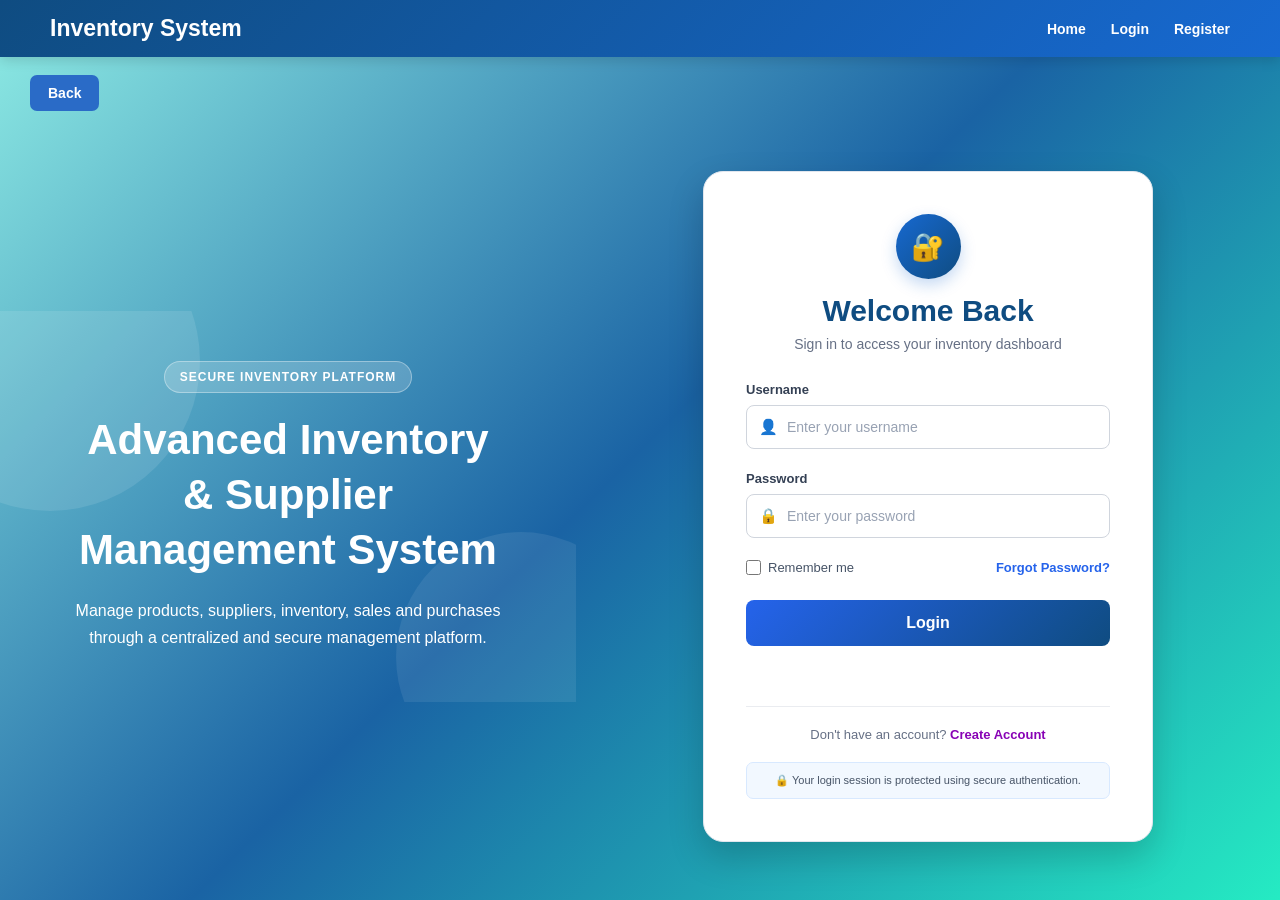
<file: Frontend/templates/inventory.html>
<!DOCTYPE html>
<html lang="en">

<head>

    <meta charset="UTF-8">

    <meta name="viewport"
          content="width=device-width, initial-scale=1.0">

    <title>Inventory | Advanced Inventory System</title>


    <style>

        * {
            box-sizing: border-box;
        }

        body {
            margin: 0;
            background: #f5f8fb;
            color: #172033;
            font-family: Arial, Helvetica, sans-serif;
            font-size: 14px;
        }

        /* ==========================================
           LAYOUT
        ========================================== */

        .dashboard-layout {
            display: flex;
            min-height: 100vh;
        }

        /* ==========================================
           SIDEBAR
        ========================================== */

        .dashboard-sidebar {
            width: 240px;
            position: fixed;
            left: 0;
            top: 0;
            bottom: 0;
            background: white;
            border-right: 1px solid #e1e6ee;
            z-index: 100;
        }

        .sidebar-brand {
            height: 75px;
            display: flex;
            align-items: center;
            padding: 0 22px;
            border-bottom: 1px solid #edf0f4;
        }

        .brand-logo {
            width: 40px;
            height: 40px;
            border-radius: 9px;
            background: #1769d1;
            color: white;
            display: flex;
            align-items: center;
            justify-content: center;
            font-weight: bold;
        }

        .brand-name {
            margin-left: 12px;
            font-size: 17px;
            font-weight: bold;
            color: #17345f;
        }

        .sidebar-menu {
            padding: 20px 14px;
        }

        .sidebar-label {
            padding: 0 12px;
            margin-bottom: 12px;
            color: #8a94a4;
            font-size: 11px;
            font-weight: bold;
        }

        .sidebar-link {
            display: flex;
            align-items: center;
            gap: 12px;
            padding: 13px 14px;
            margin-bottom: 5px;
            border-radius: 8px;
            text-decoration: none;
            color: #526071;
            font-size: 14px;
            font-weight: 600;
        }

        .sidebar-link:hover {
            background: #f1f5fa;
            color: #1769d1;
        }

        .sidebar-link.active {
            background: #eaf2ff;
            color: #1769d1;
            border-left: 4px solid #1769d1;
        }

        .sidebar-icon {
            width: 25px;
            text-align: center;
            font-size: 17px;
        }

        /* ==========================================
           MAIN
        ========================================== */

        .dashboard-main {
            margin-left: 240px;
            width: calc(100% - 240px);
            min-height: 100vh;
        }

        /* ==========================================
           HEADER
        ========================================== */

        .dashboard-header {
            height: 75px;
            background: white;
            border-bottom: 1px solid #e1e6ee;
            display: flex;
            align-items: center;
            justify-content: space-between;
            padding: 0 30px;
            position: sticky;
            top: 0;
            z-index: 90;
        }

        .header-title {
            font-size: 20px;
            font-weight: bold;
        }

        .header-right {
            display: flex;
            align-items: center;
            gap: 20px;
        }

        .refresh-status {
            color: #7b8797;
            font-size: 12px;
        }

        .profile-button {
            width: 45px;
            height: 45px;
            border-radius: 50%;
            border: 1px solid #d5deeb;
            background: #1769d1;
            color: white;
            font-weight: bold;
            cursor: pointer;
            font-size: 17px;
        }

        .profile-button:hover {
            background: #0f59b8;
        }

        /* ==========================================
           CONTENT
        ========================================== */

        .dashboard-content {
            padding: 20px 30px 35px;
        }

        /* ==========================================
           BACK BUTTON
        ========================================== */

        .back-button-container {
            margin-bottom: 20px;
        }

        .back-button {
            padding: 10px 18px;
            border: 1px solid #d5dce6;
            border-radius: 7px;
            background: white;
            color: #1769d1;
            font-size: 14px;
            font-weight: bold;
            cursor: pointer;
        }

        .back-button:hover {
            background: #edf4ff;
        }

        /* ==========================================
           PAGE TITLE
        ========================================== */

        .page-title {
            margin-bottom: 25px;
        }

        .page-title h1 {
            margin: 0 0 7px;
            font-size: 30px;
        }

        .page-title p {
            margin: 0;
            color: #737f90;
            font-size: 15px;
        }

        /* ==========================================
           SUMMARY
        ========================================== */

        .summary-grid {
            display: grid;
            grid-template-columns: repeat(4, 1fr);
            gap: 18px;
            margin-bottom: 25px;
        }

        .summary-card {
            background: white;
            border: 1px solid #e0e6ee;
            border-radius: 12px;
            padding: 22px;
        }

        .summary-title {
            color: #737f90;
            font-size: 11px;
            font-weight: bold;
            margin-bottom: 10px;
        }

        .summary-value {
            font-size: 27px;
            font-weight: bold;
            color: #18243a;
        }

        .low-value {
            color: #d04444;
        }

        /* ==========================================
           FORM
        ========================================== */

        .inventory-form-card {
            background: white;
            border: 1px solid #e0e6ee;
            border-radius: 12px;
            padding: 25px;
            margin-bottom: 25px;
        }

        .section-title {
            margin: 0 0 20px;
            font-size: 18px;
        }

        .form-grid {
            display: grid;
            grid-template-columns: repeat(3, 1fr);
            gap: 18px;
        }

        .form-group {
            display: flex;
            flex-direction: column;
        }

        .form-group label {
            margin-bottom: 7px;
            color: #526071;
            font-size: 13px;
            font-weight: bold;
        }

        .form-group input {
            height: 43px;
            padding: 0 12px;
            border: 1px solid #d9e0e8;
            border-radius: 7px;
            outline: none;
            font-size: 14px;
        }

        .form-group input:focus {
            border-color: #1769d1;
            box-shadow: 0 0 0 3px rgba(23,105,209,0.08);
        }

        .form-actions {
            margin-top: 20px;
            display: flex;
            gap: 10px;
        }

        .primary-button {
            height: 43px;
            padding: 0 22px;
            border: none;
            border-radius: 7px;
            background: #1769d1;
            color: white;
            font-size: 14px;
            font-weight: bold;
            cursor: pointer;
        }

        .primary-button:hover {
            background: #0f59b8;
        }

        .secondary-button {
            height: 43px;
            padding: 0 22px;
            border: 1px solid #d9e0e8;
            border-radius: 7px;
            background: white;
            color: #526071;
            font-size: 14px;
            font-weight: bold;
            cursor: pointer;
        }

        /* ==========================================
           MESSAGE
        ========================================== */

        #message {
            display: none;
            margin-bottom: 20px;
            padding: 12px 15px;
            border-radius: 7px;
            font-weight: bold;
        }

        .success-message {
            display: block !important;
            background: #eaf8f1;
            color: #16865a;
            border: 1px solid #bfe8d3;
        }

        .error-message {
            display: block !important;
            background: #fff2f2;
            color: #c53c3c;
            border: 1px solid #f0caca;
        }

        /* ==========================================
           TABLE
        ========================================== */

        .table-card {
            background: white;
            border: 1px solid #e0e6ee;
            border-radius: 12px;
            overflow: hidden;
        }

        .table-header {
            min-height: 75px;
            padding: 0 22px;
            display: flex;
            align-items: center;
            justify-content: space-between;
            border-bottom: 1px solid #edf0f4;
        }

        .table-header h3 {
            margin: 0 0 4px;
            font-size: 17px;
        }

        .table-header span {
            color: #8994a5;
            font-size: 12px;
        }

        .search-input {
            width: 280px;
            height: 40px;
            padding: 0 12px;
            border: 1px solid #d9e0e8;
            border-radius: 7px;
            outline: none;
            font-size: 13px;
        }

        .search-input:focus {
            border-color: #1769d1;
        }

        .table-wrapper {
            overflow-x: auto;
        }

        .inventory-table {
            width: 100%;
            border-collapse: collapse;
        }

        .inventory-table th {
            padding: 15px 18px;
            background: #f8fafc;
            color: #697586;
            font-size: 11px;
            text-align: left;
            text-transform: uppercase;
            border-bottom: 1px solid #e5e9ef;
        }

        .inventory-table td {
            padding: 15px 18px;
            border-bottom: 1px solid #edf0f4;
            color: #475467;
            font-size: 13px;
        }

        .inventory-table tr:hover {
            background: #fafcff;
        }

        .inventory-id {
            color: #1769d1;
            font-weight: bold;
        }

        .quantity {
            font-weight: bold;
            color: #243148;
        }

        .minimum-stock {
            color: #667085;
        }

        /* ==========================================
           STOCK STATUS
        ========================================== */

        .status {
            display: inline-block;
            padding: 6px 10px;
            border-radius: 20px;
            font-size: 11px;
            font-weight: bold;
        }

        .status-normal {
            background: #eaf8f1;
            color: #16865a;
        }

        .status-low {
            background: #fff1e8;
            color: #c76b20;
        }

        .status-critical {
            background: #fff0f0;
            color: #c53c3c;
        }

        /* ==========================================
           ACTIONS
        ========================================== */

        .edit-button {
            padding: 7px 12px;
            border: 1px solid #d9e0e8;
            border-radius: 6px;
            background: white;
            color: #1769d1;
            cursor: pointer;
            font-size: 12px;
            font-weight: bold;
            margin-right: 5px;
        }

        .edit-button:hover {
            background: #edf4ff;
        }

        .delete-button {
            padding: 7px 12px;
            border: 1px solid #f0caca;
            border-radius: 6px;
            background: white;
            color: #c53c3c;
            cursor: pointer;
            font-size: 12px;
            font-weight: bold;
        }

        .delete-button:hover {
            background: #fff4f4;
        }

        /* ==========================================
           PROFILE DRAWER
        ========================================== */

        .drawer-overlay {
            display: none;
            position: fixed;
            inset: 0;
            background: rgba(20,30,45,0.35);
            z-index: 200;
        }

        .drawer-overlay.active {
            display: block;
        }

        .profile-drawer {
            position: fixed;
            right: -400px;
            top: 0;
            width: 390px;
            height: 100vh;
            background: white;
            z-index: 210;
            box-shadow: -10px 0 30px rgba(0,0,0,0.12);
            transition: right 0.3s ease;
            overflow-y: auto;
        }

        .profile-drawer.active {
            right: 0;
        }

        .drawer-header {
            padding: 22px;
            border-bottom: 1px solid #e8ecf1;
            display: flex;
            justify-content: space-between;
            align-items: center;
        }

        .drawer-header h2 {
            margin: 0;
            font-size: 20px;
        }

        .close-drawer {
            width: 35px;
            height: 35px;
            border: 1px solid #ddd;
            background: white;
            border-radius: 7px;
            cursor: pointer;
            font-size: 20px;
        }

        .profile-section {
            padding: 25px;
            text-align: center;
            border-bottom: 1px solid #e8ecf1;
        }

        .profile-avatar {
            width: 80px;
            height: 80px;
            margin: auto;
            border-radius: 50%;
            background: #1769d1;
            color: white;
            display: flex;
            align-items: center;
            justify-content: center;
            font-size: 28px;
            font-weight: bold;
        }

        .profile-section h3 {
            margin: 12px 0 5px;
            font-size: 19px;
        }

        .profile-section p {
            margin: 0;
            color: #8994a5;
            font-size: 13px;
        }

        .drawer-section {
            padding: 20px 25px;
            border-bottom: 1px solid #e8ecf1;
        }

        .drawer-section h4 {
            margin: 0 0 15px;
            color: #8994a5;
            font-size: 11px;
            text-transform: uppercase;
        }

        .drawer-link {
            display: block;
            padding: 12px 0;
            color: #344054;
            text-decoration: none;
            font-size: 14px;
            font-weight: 600;
        }

        .drawer-link:hover {
            color: #1769d1;
        }

        .logout-button {
            width: 100%;
            padding: 13px;
            border: 1px solid #e1e5eb;
            border-radius: 8px;
            background: white;
            color: #c53c3c;
            font-weight: bold;
            cursor: pointer;
            font-size: 14px;
        }

        .logout-button:hover {
            background: #fff4f4;
        }

        /* ==========================================
           RESPONSIVE
        ========================================== */

        @media (max-width: 1000px) {

            .summary-grid {
                grid-template-columns: repeat(2, 1fr);
            }

            .form-grid {
                grid-template-columns: repeat(2, 1fr);
            }

        }

        @media (max-width: 700px) {

            .dashboard-sidebar {
                width: 70px;
            }

            .brand-name,
            .sidebar-label,
            .sidebar-link span:not(.sidebar-icon) {
                display: none;
            }

            .sidebar-link {
                justify-content: center;
            }

            .dashboard-main {
                margin-left: 70px;
                width: calc(100% - 70px);
            }

            .dashboard-content {
                padding: 18px;
            }

            .summary-grid,
            .form-grid {
                grid-template-columns: 1fr;
            }

            .table-header {
                align-items: flex-start;
                flex-direction: column;
                padding: 18px;
                gap: 12px;
            }

            .search-input {
                width: 100%;
            }

            .refresh-status {
                display: none;
            }

            .profile-drawer {
                width: 90%;
            }

        }

    </style>

</head>


<body>


<div class="dashboard-layout">


    <!-- =====================================================
         SIDEBAR
    ====================================================== -->

    <aside class="dashboard-sidebar">


        <div class="sidebar-brand">

            <div class="brand-logo">
                IS
            </div>

            <div class="brand-name">
                Inventory System
            </div>

        </div>


        <div class="sidebar-menu">

            <div class="sidebar-label">
                MAIN MENU
            </div>


            <a href="dashboard.html"
               class="sidebar-link">

                <span class="sidebar-icon">▣</span>
                <span>Dashboard</span>

            </a>


            <a href="products.html"
               class="sidebar-link">

                <span class="sidebar-icon">□</span>
                <span>Products</span>

            </a>


            <a href="suppliers.html"
               class="sidebar-link">

                <span class="sidebar-icon">♧</span>
                <span>Suppliers</span>

            </a>


            <a href="inventory.html"
               class="sidebar-link active">

                <span class="sidebar-icon">▤</span>
                <span>Inventory</span>

            </a>


            <a href="sales.html"
               class="sidebar-link">

                <span class="sidebar-icon">⌁</span>
                <span>Sales</span>

            </a>


            <a href="purchases.html"
               class="sidebar-link">

                <span class="sidebar-icon">+</span>
                <span>Purchases</span>

            </a>


            <a href="reports.html"
               class="sidebar-link">

                <span class="sidebar-icon">▥</span>
                <span>Reports</span>

            </a>

        </div>

    </aside>



    <!-- =====================================================
         MAIN
    ====================================================== -->

    <main class="dashboard-main">


        <!-- HEADER -->

        <header class="dashboard-header">


            <div class="header-title">

                Inventory

            </div>


            <div class="header-right">


                <span
                    class="refresh-status"
                    id="refreshStatus">

                    Auto refresh: 30s

                </span>


                <span id="currentDate">
                    Loading...
                </span>


                <button
                    class="profile-button"
                    onclick="openProfile()"
                    title="Profile">

                    👤

                </button>

            </div>

        </header>



        <!-- CONTENT -->

        <section class="dashboard-content">


            <!-- BACK BUTTON -->

            <div class="back-button-container">

                <button
                    class="back-button"
                    onclick="history.back()">

                    Back

                </button>

            </div>



            <!-- PAGE TITLE -->

            <div class="page-title">

                <h1>
                    Inventory Management
                </h1>

                <p>
                    Monitor product stock levels,
                    minimum stock requirements and
                    low-stock conditions.
                </p>

            </div>



            <!-- MESSAGE -->

            <div id="message"></div>



            <!-- =================================================
                 SUMMARY
            ================================================== -->

            <div class="summary-grid">


                <div class="summary-card">

                    <div class="summary-title">
                        INVENTORY ITEMS
                    </div>

                    <div
                        class="summary-value"
                        id="totalItems">

                        0

                    </div>

                </div>


                <div class="summary-card">

                    <div class="summary-title">
                        TOTAL STOCK UNITS
                    </div>

                    <div
                        class="summary-value"
                        id="totalQuantity">

                        0

                    </div>

                </div>


                <div class="summary-card">

                    <div class="summary-title">
                        LOW STOCK ITEMS
                    </div>

                    <div
                        class="summary-value low-value"
                        id="lowStockItems">

                        0

                    </div>

                </div>


                <div class="summary-card">

                    <div class="summary-title">
                        MINIMUM STOCK UNITS
                    </div>

                    <div
                        class="summary-value"
                        id="minimumQuantity">

                        0

                    </div>

                </div>


            </div>



            <!-- =================================================
                 FORM
            ================================================== -->

            <div class="inventory-form-card">


                <h2
                    class="section-title"
                    id="formTitle">

                    Add Inventory

                </h2>


                <form id="inventoryForm">


                    <div class="form-grid">


                        <div class="form-group">

                            <label>
                                Product ID
                            </label>

                            <input
                                type="number"
                                id="product_id"
                                min="1"
                                placeholder="Enter product ID"
                                required>

                        </div>


                        <div class="form-group">

                            <label>
                                Quantity
                            </label>

                            <input
                                type="number"
                                id="quantity"
                                min="0"
                                placeholder="Enter quantity"
                                required>

                        </div>


                        <div class="form-group">

                            <label>
                                Minimum Stock
                            </label>

                            <input
                                type="number"
                                id="minimum_stock"
                                min="0"
                                placeholder="Enter minimum stock"
                                required>

                        </div>


                    </div>


                    <div class="form-actions">


                        <button
                            type="submit"
                            class="primary-button"
                            id="submitButton">

                            Add Inventory

                        </button>


                        <button
                            type="button"
                            class="secondary-button"
                            id="cancelButton"
                            onclick="cancelEdit()"
                            style="display:none;">

                            Cancel

                        </button>


                    </div>


                </form>

            </div>



            <!-- =================================================
                 INVENTORY TABLE
            ================================================== -->

            <div class="table-card">


                <div class="table-header">


                    <div>

                        <h3>
                            Inventory Stock
                        </h3>

                        <span>
                            Current stock and low-stock monitoring
                        </span>

                    </div>


                    <input
                        type="text"
                        class="search-input"
                        id="searchInventory"
                        placeholder="Search inventory...">

                </div>



                <div class="table-wrapper">


                    <table class="inventory-table">


                        <thead>

                            <tr>

                                <th>
                                    Inventory ID
                                </th>

                                <th>
                                    Product ID
                                </th>

                                <th>
                                    Quantity
                                </th>

                                <th>
                                    Minimum Stock
                                </th>

                                <th>
                                    Status
                                </th>

                                <th>
                                    Last Updated
                                </th>

                                <th>
                                    Actions
                                </th>

                            </tr>

                        </thead>


                        <tbody
                            id="inventoryTable">

                            <tr>

                                <td
                                    colspan="7"
                                    style="
                                        text-align:center;
                                        padding:35px;
                                    ">

                                    Loading inventory...

                                </td>

                            </tr>

                        </tbody>


                    </table>

                </div>

            </div>


        </section>

    </main>

</div>



<!-- =========================================================
     PROFILE DRAWER
========================================================= -->

<div
    class="drawer-overlay"
    id="drawerOverlay"
    onclick="closeProfile()">
</div>


<div
    class="profile-drawer"
    id="profileDrawer">


    <div class="drawer-header">

        <h2>
            Profile
        </h2>

        <button
            class="close-drawer"
            onclick="closeProfile()">

            ×

        </button>

    </div>



    <div class="profile-section">


        <div class="profile-avatar">
            👤
        </div>


        <h3 id="profileName">
            User
        </h3>


        <p id="profileEmail">
            Inventory System User
        </p>


    </div>



    <div class="drawer-section">


        <h4>
            Workspace
        </h4>


        <a
            href="dashboard.html"
            class="drawer-link">

            📊 Dashboard

        </a>


        <a
            href="products.html"
            class="drawer-link">

            📦 Products

        </a>


        <a
            href="suppliers.html"
            class="drawer-link">

            👥 Suppliers

        </a>


        <a
            href="inventory.html"
            class="drawer-link">

            🏬 Inventory

        </a>


        <a
            href="sales.html"
            class="drawer-link">

            💰 Sales

        </a>


        <a
            href="purchases.html"
            class="drawer-link">

            🛒 Purchases

        </a>


        <a
            href="reports.html"
            class="drawer-link">

            📈 Reports

        </a>


    </div>



    <div class="drawer-section">


        <h4>
            Account
        </h4>


        <a
            href="profile.html"
            class="drawer-link">

            👤 My Profile

        </a>


        <a
            href="#"
            class="drawer-link">

            ⚙ Settings

        </a>


    </div>



    <div class="drawer-section">


        <button
            class="logout-button"
            onclick="logout()">

            🚪 Logout

        </button>


    </div>



</div>



<!-- =========================================================
     JAVASCRIPT
========================================================= -->

<script>


    /* =====================================================
       API
    ====================================================== */

    const API =
        "http://127.0.0.1:8000";


    let inventory =
        [];

    let editingInventoryId =
        null;


    /* =====================================================
       TOKEN
    ====================================================== */

    const token =
        localStorage.getItem(
            "access_token"
        );


    if (!token) {

        window.location.href =
            "login.html";

    }


    /* =====================================================
       LOAD INVENTORY
    ====================================================== */

    async function loadInventory() {


        try {


            const response =
                await fetch(
                    API + "/inventory/",
                    {

                        method: "GET",

                        headers: {

                            "Authorization":
                                "Bearer " +
                                token

                        }

                    }
                );


            if (response.status === 401) {

                logout();

                return;

            }


            if (!response.ok) {

                throw new Error(
                    "Failed to load inventory"
                );

            }


            inventory =
                await response.json();


            displayInventory(
                inventory
            );


            updateSummary();


            updateRefreshStatus();


        }

        catch (error) {


            console.error(
                "Inventory error:",
                error
            );


            showMessage(
                "Unable to load inventory. Make sure FastAPI is running.",
                "error"
            );


        }

    }



    /* =====================================================
       DISPLAY INVENTORY
    ====================================================== */

    function displayInventory(data) {


        const table =
            document.getElementById(
                "inventoryTable"
            );


        if (!data ||
            data.length === 0) {


            table.innerHTML = `

                <tr>

                    <td
                        colspan="7"
                        style="
                            text-align:center;
                            padding:35px;
                            color:#8994a5;
                        ">

                        No inventory records found.

                    </td>

                </tr>

            `;


            return;

        }


        let html =
            "";


        data.forEach(
            item => {


                const quantity =
                    Number(
                        item.quantity
                    ) || 0;


                const minimum =
                    Number(
                        item.minimum_stock
                    ) || 0;


                let status =
                    "Normal";


                let statusClass =
                    "status-normal";


                if (
                    quantity === 0
                ) {


                    status =
                        "Out of Stock";


                    statusClass =
                        "status-critical";


                }

                else if (
                    quantity <= minimum
                ) {


                    status =
                        "Low Stock";


                    statusClass =
                        "status-low";


                }


                html += `

                    <tr>


                        <td class="inventory-id">

                            ${item.inventory_id}

                        </td>


                        <td>

                            ${item.product_id}

                        </td>


                        <td class="quantity">

                            ${quantity}

                        </td>


                        <td class="minimum-stock">

                            ${minimum}

                        </td>


                        <td>

                            <span
                                class="status ${statusClass}">

                                ${status}

                            </span>

                        </td>


                        <td>

                            ${formatDate(
                                item.last_updated
                            )}

                        </td>


                        <td>


                            <button
                                class="edit-button"
                                onclick="editInventory(
                                    ${item.inventory_id}
                                )">

                                Edit

                            </button>


                            <button
                                class="delete-button"
                                onclick="deleteInventory(
                                    ${item.inventory_id}
                                )">

                                Delete

                            </button>


                        </td>


                    </tr>

                `;

            }
        );


        table.innerHTML =
            html;

    }



    /* =====================================================
       DATE FORMAT
    ====================================================== */

    function formatDate(value) {


        if (!value) {

            return "-";

        }


        const date =
            new Date(value);


        if (isNaN(date)) {

            return value;

        }


        return date.toLocaleString(
            "en-IN"
        );

    }



    /* =====================================================
       ADD / UPDATE
    ====================================================== */

    document
        .getElementById(
            "inventoryForm"
        )
        .addEventListener(
            "submit",
            async function(event) {


                event.preventDefault();


                const inventoryData = {


                    product_id:
                        Number(
                            document
                            .getElementById(
                                "product_id"
                            )
                            .value
                        ),


                    quantity:
                        Number(
                            document
                            .getElementById(
                                "quantity"
                            )
                            .value
                        ),


                    minimum_stock:
                        Number(
                            document
                            .getElementById(
                                "minimum_stock"
                            )
                            .value
                        )


                };


                try {


                    let url =
                        API +
                        "/inventory/";


                    let method =
                        "POST";


                    if (
                        editingInventoryId
                    ) {


                        url =
                            API +
                            "/inventory/" +
                            editingInventoryId;


                        method =
                            "PUT";

                    }


                    const response =
                        await fetch(
                            url,
                            {

                                method:
                                    method,

                                headers: {

                                    "Content-Type":
                                        "application/json",

                                    "Authorization":
                                        "Bearer " +
                                        token

                                },

                                body:
                                    JSON.stringify(
                                        inventoryData
                                    )

                            }
                        );


                    const data =
                        await response.json();


                    if (!response.ok) {


                        throw new Error(
                            data.detail ||
                            "Inventory operation failed"
                        );


                    }


                    if (
                        editingInventoryId
                    ) {


                        showMessage(
                            "Inventory updated successfully.",
                            "success"
                        );


                    }

                    else {


                        showMessage(
                            "Inventory added successfully.",
                            "success"
                        );


                    }


                    cancelEdit();


                    await loadInventory();


                }

                catch (error) {


                    console.error(
                        error
                    );


                    showMessage(
                        error.message,
                        "error"
                    );


                }


            }
        );



    /* =====================================================
       EDIT
    ====================================================== */

    function editInventory(id) {


        const item =
            inventory.find(
                record =>
                Number(
                    record.inventory_id
                ) === Number(id)
            );


        if (!item) {

            return;

        }


        editingInventoryId =
            id;


        document.getElementById(
            "product_id"
        ).value =
            item.product_id || "";


        document.getElementById(
            "quantity"
        ).value =
            item.quantity || "";


        document.getElementById(
            "minimum_stock"
        ).value =
            item.minimum_stock || "";


        document.getElementById(
            "formTitle"
        ).textContent =
            "Edit Inventory";


        document.getElementById(
            "submitButton"
        ).textContent =
            "Update Inventory";


        document.getElementById(
            "cancelButton"
        ).style.display =
            "inline-block";


        window.scrollTo(
            {
                top: 0,
                behavior: "smooth"
            }
        );


    }



    /* =====================================================
       CANCEL EDIT
    ====================================================== */

    function cancelEdit() {


        editingInventoryId =
            null;


        document
            .getElementById(
                "inventoryForm"
            )
            .reset();


        document.getElementById(
            "formTitle"
        ).textContent =
            "Add Inventory";


        document.getElementById(
            "submitButton"
        ).textContent =
            "Add Inventory";


        document.getElementById(
            "cancelButton"
        ).style.display =
            "none";


    }



    /* =====================================================
       DELETE
    ====================================================== */

    async function deleteInventory(id) {


        const confirmDelete =
            confirm(
                "Are you sure you want to delete Inventory ID " +
                id +
                "?"
            );


        if (!confirmDelete) {

            return;

        }


        try {


            const response =
                await fetch(
                    API +
                    "/inventory/" +
                    id,
                    {

                        method:
                            "DELETE",

                        headers: {

                            "Authorization":
                                "Bearer " +
                                token

                        }

                    }
                );


            const data =
                await response.json();


            if (!response.ok) {


                throw new Error(
                    data.detail ||
                    "Unable to delete inventory"
                );


            }


            showMessage(
                "Inventory deleted successfully.",
                "success"
            );


            await loadInventory();


        }

        catch (error) {


            console.error(
                error
            );


            showMessage(
                error.message,
                "error"
            );


        }

    }



    /* =====================================================
       SEARCH
    ====================================================== */

    document
        .getElementById(
            "searchInventory"
        )
        .addEventListener(
            "input",
            function() {


                const search =
                    this.value
                    .toLowerCase()
                    .trim();


                const filtered =
                    inventory.filter(
                        item => {


                            return (

                                String(
                                    item.inventory_id
                                )
                                .includes(
                                    search
                                )

                                ||

                                String(
                                    item.product_id
                                )
                                .includes(
                                    search
                                )

                                ||

                                String(
                                    item.quantity
                                )
                                .includes(
                                    search
                                )

                                ||

                                String(
                                    item.minimum_stock
                                )
                                .includes(
                                    search
                                )

                            );

                        }
                    );


                displayInventory(
                    filtered
                );


            }
        );



    /* =====================================================
       SUMMARY
    ====================================================== */

    function updateSummary() {


        document.getElementById(
            "totalItems"
        ).textContent =
            inventory.length;


        let totalQuantity =
            0;


        let minimumQuantity =
            0;


        let lowStock =
            0;


        inventory.forEach(
            item => {


                const quantity =
                    Number(
                        item.quantity
                    ) || 0;


                const minimum =
                    Number(
                        item.minimum_stock
                    ) || 0;


                totalQuantity +=
                    quantity;


                minimumQuantity +=
                    minimum;


                if (
                    quantity <= minimum
                ) {

                    lowStock++;

                }


            }
        );


        document.getElementById(
            "totalQuantity"
        ).textContent =
            totalQuantity;


        document.getElementById(
            "minimumQuantity"
        ).textContent =
            minimumQuantity;


        document.getElementById(
            "lowStockItems"
        ).textContent =
            lowStock;


    }



    /* =====================================================
       MESSAGE
    ====================================================== */

    function showMessage(
        message,
        type
    ) {


        const element =
            document.getElementById(
                "message"
            );


        element.textContent =
            message;


        element.className =
            type === "success"
            ? "success-message"
            : "error-message";


        element.style.display =
            "block";


        setTimeout(
            function() {

                element.style.display =
                    "none";

            },
            4000
        );


    }



    /* =====================================================
       REFRESH STATUS
    ====================================================== */

    function updateRefreshStatus() {


        document.getElementById(
            "refreshStatus"
        ).textContent =
            "Last updated: " +
            new Date().toLocaleTimeString(
                "en-IN"
            );

    }

    /* =====================================================
       AUTOMATIC REFRESH
       
       30 seconds = 30,000 milliseconds
    ====================================================== */

    setInterval(function () {window.location.reload();}, 30000);



    /* =====================================================
       PROFILE
    ====================================================== */

    function openProfile() {


        document
            .getElementById(
                "profileDrawer"
            )
            .classList.add(
                "active"
            );


        document
            .getElementById(
                "drawerOverlay"
            )
            .classList.add(
                "active"
            );

    }



    function closeProfile() {


        document
            .getElementById(
                "profileDrawer"
            )
            .classList.remove(
                "active"
            );


        document
            .getElementById(
                "drawerOverlay"
            )
            .classList.remove(
                "active"
            );

    }



    /* =====================================================
       LOGOUT
    ====================================================== */

    function logout() {


        localStorage.removeItem(
            "access_token"
        );


        localStorage.removeItem(
            "token"
        );


        window.location.href =
            "login.html";

    }



    /* =====================================================
       CURRENT DATE
    ====================================================== */

    document.getElementById(
        "currentDate"
    ).textContent =
        new Date().toLocaleDateString(
            "en-IN",
            {

                day: "2-digit",

                month: "short",

                year: "numeric"

            }
        );



    /* =====================================================
       INITIAL LOAD
    ====================================================== */

    loadInventory();


</script>


</body>

</html>
</file>
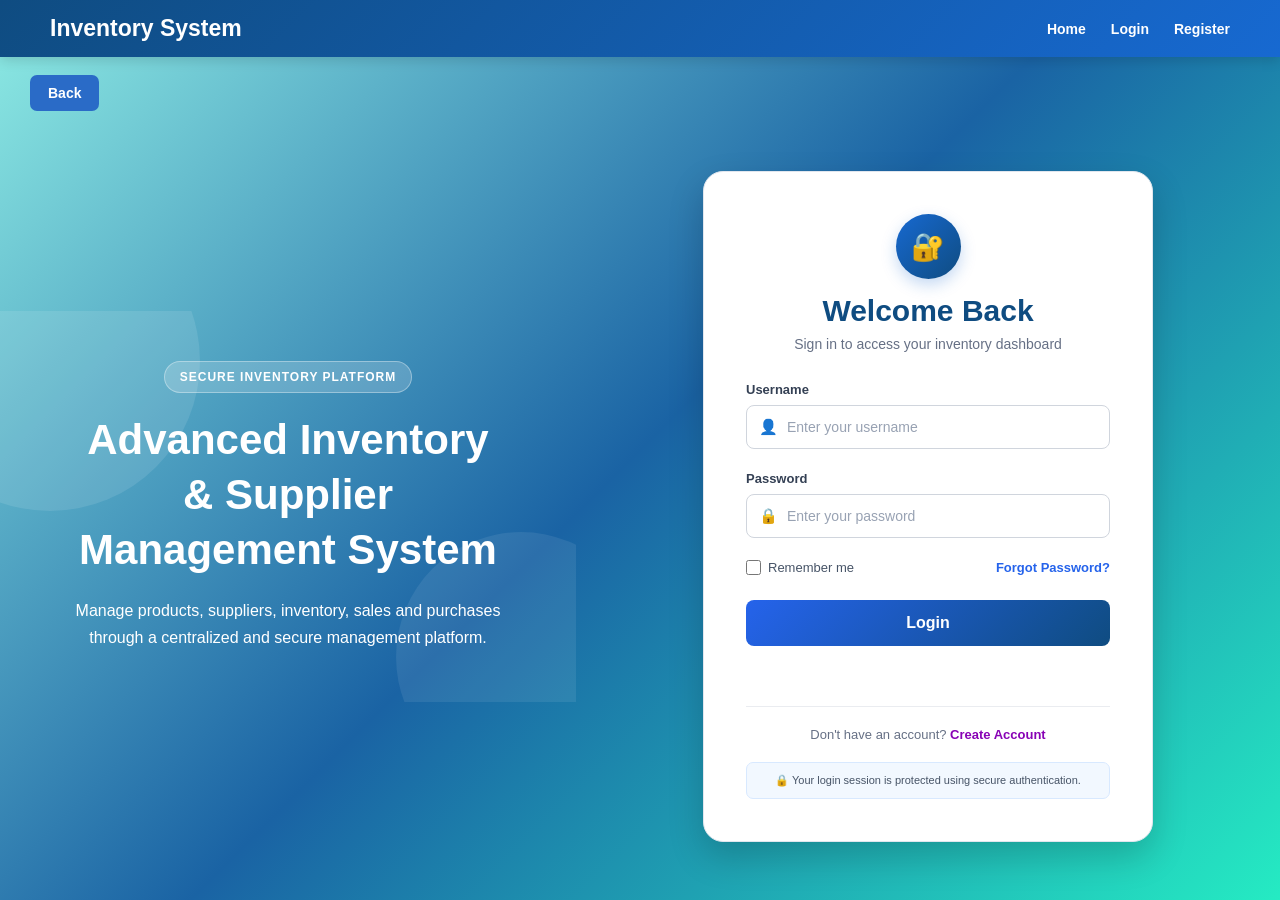
<file: Frontend/templates/login.html>
<!DOCTYPE html>
<html lang="en">

<head>

    <meta charset="UTF-8">

    <meta name="viewport"
          content="width=device-width, initial-scale=1.0">

    <title>Login | Inventory System</title>


    <style>

        /* ==========================
           GENERAL
        =========================== */

        * {
            margin: 0;
            padding: 0;
            box-sizing: border-box;
            font-family: Arial, Helvetica, sans-serif;
        }


        body {
            margin: 0;
            padding: 0;
            min-height: 100vh;

            background:
                linear-gradient(
                    135deg,
                    #8eece4 0%,
                    #1a63a4 50%,
                    #25ebc3 100%
                );

            font-family: Arial, Helvetica, sans-serif;
        }       


        /* ==========================
           NAVBAR
        =========================== */

        .navbar {

            width: 100%;

            display: flex;

            justify-content: space-between;

            align-items: center;

            background:
                linear-gradient(
                    135deg,
                    #0f4c81,
                    #1769d1
                );

            padding: 15px 50px;

            box-shadow:
                0 3px 12px
                rgba(0, 0, 0, 0.15);

        }


        .logo h2 {

            color: white;

            font-size: 23px;

        }


        .nav-links {

            display: flex;

            list-style: none;

            gap: 25px;

        }


        .nav-links a {

            color: white;

            text-decoration: none;

            font-weight: bold;

            font-size: 14px;

            transition: 0.3s;

        }


        .nav-links a:hover {

            color: #ffd54f;

        }


        /* ==========================
           BACK BUTTON
        =========================== */

        .top-buttons {

            padding: 18px 30px;

        }


        .top-buttons button {

            background: #2a6bc7;

            color: white;

            padding: 10px 18px;

            border: none;

            border-radius: 7px;

            cursor: pointer;

            font-size: 14px;

            font-weight: bold;

            transition: 0.3s;

        }


        .top-buttons button:hover {

            background: #1565c0;

        }


        /* ==========================
           LOGIN CONTAINER
        =========================== */

        .login-container {

            width: 100%;

            min-height:
                calc(100vh - 145px);

            display: flex;

            align-items: center;

            justify-content: center;

        }


        /* ==========================
           LEFT PANEL
        =========================== */

        .login-left {

            width: 45%;

            background: transparent;

            color: white;

            display: flex;

            justify-content: center;

            align-items: center;

            padding: 50px;

            position: relative;

            overflow: hidden;

        }


        .login-left::before {

            content: "";

            position: absolute;

            width: 300px;

            height: 300px;

            border-radius: 50%;

            background:
                rgba(255,255,255,0.10);

            top: -100px;

            left: -100px;

        }


        .login-left::after {

            content: "";

            position: absolute;

            width: 250px;

            height: 250px;

            border-radius: 50%;

            background:
                rgba(255,255,255,0.08);

            bottom: -80px;

            right: -70px;

        }


        .login-left-content {

            position: relative;

            z-index: 2;

            text-align: center;

        }


        .login-left h1 {

            font-size: 42px;

            line-height: 1.3;

            color: white;

            margin-bottom: 20px;

        }


        .login-left p {

            color: white;

            font-size: 16px;

            line-height: 1.7;

            max-width: 520px;

        }


        .system-badge {

            display: inline-block;

            padding: 8px 15px;

            margin-bottom: 20px;

            border-radius: 20px;

            background:
                rgba(255,255,255,0.18);

            border:
                1px solid
                rgba(255,255,255,0.35);

            font-size: 12px;

            font-weight: bold;

            letter-spacing: 1px;

        }


        /* ==========================
           RIGHT PANEL
        =========================== */

        .login-right {

            width: 55%;

            display: flex;

            justify-content: center;

            align-items: center;

            padding: 40px;

            background: transparent;

        }


        /* ==========================
           LOGIN CARD
        =========================== */

        .login-card {

            width: 450px;

            max-width: 100%;

            background: white;

            padding: 42px;

            border-radius: 20px;

            border:
                1px solid #e1e6ee;

            box-shadow:
                0 15px 35px
                rgba(0, 0, 0, 0.18);

        }


        /* ==========================
           LOGIN HEADER
        =========================== */

        .login-header {

            text-align: center;

            margin-bottom: 30px;

        }


        .login-icon {

            width: 65px;

            height: 65px;

            margin: 0 auto 15px;

            border-radius: 50%;

            background:
                linear-gradient(
                    135deg,
                    #1769d1,
                    #0f4c81
                );

            color: white;

            display: flex;

            justify-content: center;

            align-items: center;

            font-size: 27px;

            box-shadow:
                0 6px 15px
                rgba(23,105,209,0.25);

        }


        .login-header h2 {

            color: #0f4c81;

            font-size: 30px;

            margin-bottom: 8px;

        }


        .login-header p {

            color: #667085;

            font-size: 14px;

        }


        /* ==========================
           INPUT GROUP
        =========================== */

        .input-group {

            margin-bottom: 22px;

        }


        .input-group label {

            display: block;

            margin-bottom: 8px;

            font-weight: bold;

            color: #344054;

            font-size: 13px;

        }


        .input-wrapper {

            position: relative;

        }


        .input-wrapper span {

            position: absolute;

            left: 13px;

            top: 50%;

            transform:
                translateY(-50%);

            color: #98a2b3;

            font-size: 15px;

        }


        .input-group input {

            width: 100%;

            padding: 13px 14px 13px 40px;

            border:
                1px solid #d0d5dd;

            border-radius: 8px;

            font-size: 14px;

            color: #101828;

            transition: 0.3s;

            outline: none;

        }


        .input-group input:focus {

            border:
                2px solid #2563eb;

            box-shadow:
                0 0 0 3px
                rgba(37,99,235,0.10);

        }


        .input-group input::placeholder {

            color: #98a2b3;

        }


        /* ==========================
           OPTIONS
        =========================== */

        .options {

            display: flex;

            justify-content: space-between;

            align-items: center;

            margin-bottom: 25px;

            font-size: 13px;

        }


        .remember {

            display: flex;

            align-items: center;

            gap: 7px;

            color: #475467;

        }


        .remember input {

            width: 15px;

            height: 15px;

            cursor: pointer;

        }


        .options a {

            text-decoration: none;

            color: #2563eb;

            font-weight: 600;

        }


        .options a:hover {

            text-decoration: underline;

        }


        /* ==========================
           LOGIN BUTTON
        =========================== */

        .login-card button {

            width: 100%;

            padding: 14px;

            background:
                linear-gradient(
                    135deg,
                    #2563eb,
                    #0f4c81
                );

            color: white;

            border: none;

            border-radius: 8px;

            font-size: 16px;

            font-weight: bold;

            cursor: pointer;

            transition: 0.3s;

        }


        .login-card button:hover {

            transform:
                translateY(-1px);

            box-shadow:
                0 6px 15px
                rgba(37,99,235,0.25);

        }


        .login-card button:disabled {

            opacity: 0.7;

            cursor: not-allowed;

            transform: none;

        }


        /* ==========================
           MESSAGE
        =========================== */

        #message {

            text-align: center;

            min-height: 20px;

            margin-top: 18px;

            font-size: 13px;

            font-weight: 600;

        }


        /* ==========================
           REGISTER
        =========================== */

        .register-link {

            text-align: center;

            margin-top: 22px;

            padding-top: 20px;

            border-top:
                1px solid #eaecf0;

            color: #667085;

            font-size: 13px;

        }


        .register-link a {

            color: #8802b5;

            text-decoration: none;

            font-weight: bold;

        }


        .register-link a:hover {

            text-decoration: underline;

        }


        /* ==========================
           SECURITY INFORMATION
        =========================== */

        .security-info {

            margin-top: 20px;

            padding: 11px;

            background: #f2f8ff;

            border:
                1px solid #d8e9ff;

            border-radius: 7px;

            text-align: center;

            color: #475467;

            font-size: 11px;

        }


        /* ==========================
           RESPONSIVE
        =========================== */

        @media(max-width: 900px) {

            .navbar {

                padding:
                    14px 20px;

            }


            .nav-links {

                gap: 12px;

            }


            .login-container {

                flex-direction: column;

            }


            .login-left {

                width: 100%;

                min-height: 280px;

                padding: 35px 20px;

            }


            .login-left h1 {

                font-size: 30px;

            }


            .login-right {

                width: 100%;

                padding: 30px 20px;

            }

        }


        @media(max-width: 500px) {

            .navbar {

                flex-direction: column;

                gap: 10px;

            }


            .nav-links {

                flex-wrap: wrap;

                justify-content: center;

            }


            .login-left {

                min-height: 230px;

            }


            .login-left h1 {

                font-size: 25px;

            }


            .login-left p {

                font-size: 13px;

            }


            .login-card {

                padding: 28px 22px;

            }


            .login-header h2 {

                font-size: 25px;

            }


            .options {

                flex-direction: column;

                align-items: flex-start;

                gap: 10px;

            }

        }

    </style>

</head>


<body>


    <!-- ==========================
         NAVIGATION
    =========================== -->

    <header>

        <nav class="navbar">

            <div class="logo">

                <h2>
                    Inventory System
                </h2>

            </div>


            <ul class="nav-links">

                <li>
                    <a href="index.html">
                        Home
                    </a>
                </li>

                <li>
                    <a href="login.html">
                        Login
                    </a>
                </li>

                <li>
                    <a href="register.html">
                        Register
                    </a>
                </li>

            </ul>

        </nav>

    </header>


    <!-- ==========================
         BACK BUTTON
    =========================== -->

    <div class="top-buttons">

        <button
            type="button"
            onclick="history.back()">

            Back

        </button>

    </div>


    <!-- ==========================
         LOGIN PAGE
    =========================== -->

    <main class="login-container">


        <!-- LEFT SIDE -->

        <section class="login-left">

            <div class="login-left-content">

                <div class="system-badge">

                    SECURE INVENTORY PLATFORM

                </div>


                <h1>

                    Advanced Inventory
                    <br>

                    & Supplier
                    <br>

                    Management System

                </h1>


                <p>

                    Manage products, suppliers,
                    inventory, sales and purchases
                    through a centralized and secure
                    management platform.

                </p>

            </div>

        </section>


        <!-- RIGHT SIDE -->

        <section class="login-right">


            <div class="login-card">


                <!-- LOGIN HEADER -->

                <div class="login-header">


                    <div class="login-icon">

                        🔐

                    </div>


                    <h2>

                        Welcome Back

                    </h2>


                    <p>

                        Sign in to access your
                        inventory dashboard

                    </p>


                </div>


                <!-- LOGIN FORM -->

                <form id="loginForm">


                    <!-- USERNAME -->

                    <div class="input-group">

                        <label for="username">

                            Username

                        </label>


                        <div class="input-wrapper">

                            <span>👤</span>

                            <input
                                type="text"
                                id="username"
                                name="username"
                                placeholder="Enter your username"
                                autocomplete="username"
                                required
                            >

                        </div>

                    </div>


                    <!-- PASSWORD -->

                    <div class="input-group">

                        <label for="password">

                            Password

                        </label>


                        <div class="input-wrapper">

                            <span>🔒</span>

                            <input
                                type="password"
                                id="password"
                                name="password"
                                placeholder="Enter your password"
                                autocomplete="current-password"
                                required
                            >

                        </div>

                    </div>


                    <!-- OPTIONS -->

                    <div class="options">

                        <label class="remember">

                            <input
                                type="checkbox"
                                id="rememberMe"
                            >

                            Remember me

                        </label>


                        <a href="#">

                            Forgot Password?

                        </a>

                    </div>


                    <!-- LOGIN BUTTON -->

                    <button
                        type="submit">

                        Login

                    </button>


                </form>


                <!-- MESSAGE -->

                <div id="message"></div>


                <!-- REGISTER -->

                <div class="register-link">

                    Don't have an account?

                    <a href="register.html">

                        Create Account

                    </a>

                </div>


                <!-- SECURITY -->

                <div class="security-info">

                    🔒 Your login session is
                    protected using secure
                    authentication.

                </div>


            </div>

        </section>


    </main>


    <!-- ==========================
         LOGIN JAVASCRIPT
    =========================== -->

    <script>

        const loginForm =document.getElementById("loginForm");

        const message = document.getElementById("message");


        loginForm.addEventListener("submit",async function(event) {

                event.preventDefault();

                const username =document
                    .getElementById("username")
                    .value
                    .trim();


                const password =document
                    .getElementById("password")
                    .value;


                const loginButton =loginForm.querySelector(
                        "button[type='submit']"
                    );

                message.textContent = "";

                // Validate input
                if (!username || !password) {

                    message.textContent =
                        "Please enter username and password.";

                    message.style.color =
                        "#c53c3c";

                    return;

                }


                loginButton.disabled =true;

                loginButton.textContent = "Signing in...";


                try {

                    // CREATE LOGIN REQUEST
                    const formData =new URLSearchParams();


                    formData.append("username",username);
                    formData.append("password",password);

                    // SEND LOGIN REQUEST
                    const response =await fetch(
                            "http://127.0.0.1:8000/login",
                            {
                                method: "POST",

                                headers: {

                                    "Content-Type":
                                        "application/x-www-form-urlencoded"
                                },

                                body:formData

                            }
                        );


                    const data = await response.json();

                    // CHECK LOGIN RESPONSE
                    if (!response.ok) {

                        throw new Error(
                            data.detail ||
                            "Invalid username or password."
                        );

                    }

                    // CLEAR OLD USER DATA
                    localStorage.removeItem("access_token", data.access_token);
                    localStorage.removeItem("username", username);
                    localStorage.removeItem("email", data.email);
                    localStorage.removeItem("user_role", data.role);
                    localStorage.removeItem("full_name", data.full_name);
                    localStorage.removeItem("user_id", data.user_id);

                      // SAVE TOKEN
                        localStorage.setItem(
                            "access_token",
                            data.access_token
                        );

                    /* SAVE USER INFORMATION */

                    localStorage.setItem(
                        "username",
                        username
                    );

                        localStorage.setItem(
                            "email",
                            data.email
                        );

                        localStorage.setItem(
                            "user_role",
                            data.role
                        );

                        localStorage.setItem(
                            "full_name",
                            data.full_name
                        );

                        localStorage.setItem(
                            "user_id",
                            data.user_id
                        );

                    /* SUCCESS */

                    message.textContent =
                        "Login successful. Redirecting...";

                    message.style.color = "#16865a";


                    setTimeout(function() {

                            window.location.href =
                                "dashboard.html";

                        },
                        800
                    );


                }

                catch(error) {

                    console.error(
                        "Login Error:",
                        error
                    );


                    message.textContent =
                        error.message ||
                        "Login failed.";

                    message.style.color ="#c53c3c";


                    loginButton.disabled =false;

                    loginButton.textContent ="Login";

                }

            });

    </script>

</body>

</html>
</file>
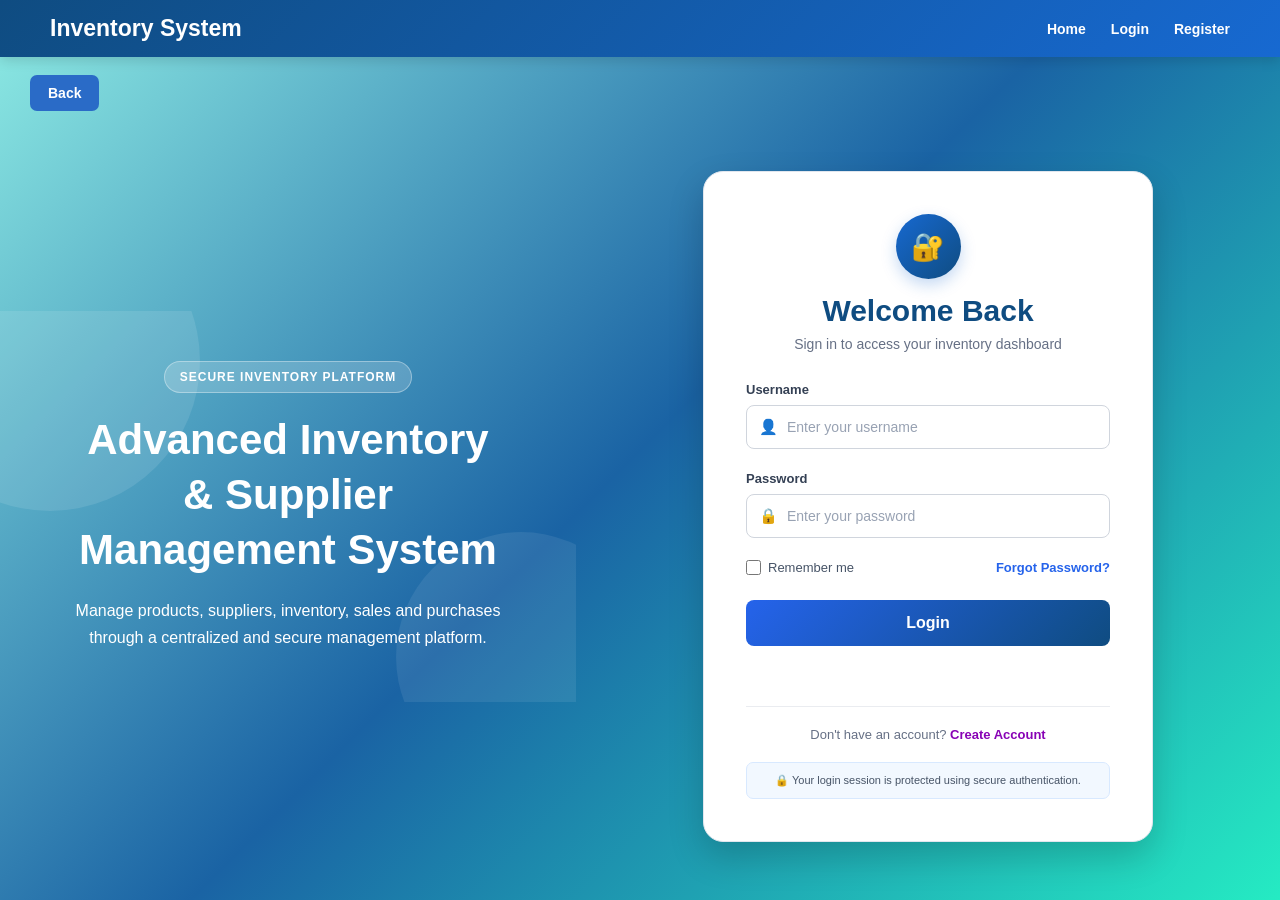
<file: Frontend/templates/products.html>
<!DOCTYPE html>
<html lang="en">

<head>

    <meta charset="UTF-8">

    <meta name="viewport"
          content="width=device-width, initial-scale=1.0">

    <title>Products | Advanced Inventory System</title>


    <style>

        * {
            box-sizing: border-box;
        }

        body {
            margin: 0;
            background: #f5f7fb;
            color: #172033;
            font-family: Arial, Helvetica, sans-serif;
            font-size: 14px;
        }

        /* ==========================================
           MAIN LAYOUT
        ========================================== */

        .dashboard-layout {
            display: flex;
            min-height: 100vh;
        }

        /* ==========================================
           SIDEBAR
        ========================================== */

        .dashboard-sidebar {
            width: 240px;
            position: fixed;
            left: 0;
            top: 0;
            bottom: 0;
            background: white;
            border-right: 1px solid #e1e6ee;
            z-index: 100;
        }

        .sidebar-brand {
            height: 75px;
            display: flex;
            align-items: center;
            padding: 0 22px;
            border-bottom: 1px solid #edf0f4;
        }

        .brand-logo {
            width: 40px;
            height: 40px;
            border-radius: 9px;
            background: #1769d1;
            color: white;
            display: flex;
            align-items: center;
            justify-content: center;
            font-weight: bold;
        }

        .brand-name {
            margin-left: 12px;
            font-size: 17px;
            font-weight: bold;
            color: #17345f;
        }

        .sidebar-menu {
            padding: 20px 14px;
        }

        .sidebar-label {
            padding: 0 12px;
            margin-bottom: 12px;
            color: #8a94a4;
            font-size: 11px;
            font-weight: bold;
        }

        .sidebar-link {
            display: flex;
            align-items: center;
            gap: 12px;
            padding: 13px 14px;
            margin-bottom: 5px;
            border-radius: 8px;
            text-decoration: none;
            color: #526071;
            font-size: 14px;
            font-weight: 600;
        }

        .sidebar-link:hover {
            background: #f1f5fa;
            color: #1769d1;
        }

        .sidebar-link.active {
            background: #eaf2ff;
            color: #1769d1;
            border-left: 4px solid #1769d1;
        }

        .sidebar-icon {
            width: 25px;
            text-align: center;
            font-size: 17px;
        }

        /* ==========================================
           MAIN AREA
        ========================================== */

        .dashboard-main {
            margin-left: 240px;
            width: calc(100% - 240px);
            min-height: 100vh;
        }

        /* ==========================================
           HEADER
        ========================================== */

        .dashboard-header {
            height: 75px;
            background: white;
            border-bottom: 1px solid #e1e6ee;
            display: flex;
            align-items: center;
            justify-content: space-between;
            padding: 0 30px;
            position: sticky;
            top: 0;
            z-index: 90;
        }

        .header-title {
            font-size: 20px;
            font-weight: bold;
        }

        .header-right {
            display: flex;
            align-items: center;
            gap: 20px;
        }

        .refresh-status {
            color: #7b8797;
            font-size: 12px;
        }

        .profile-button {
            width: 45px;
            height: 45px;
            border-radius: 50%;
            border: 1px solid #d5deeb;
            background: #1769d1;
            color: white;
            font-weight: bold;
            cursor: pointer;
            font-size: 17px;
        }

        .profile-button:hover {
            background: #0f59b8;
        }

        /* ==========================================
           CONTENT
        ========================================== */

        .dashboard-content {
            padding: 20px 30px 35px;
        }

        /* ==========================================
           BACK BUTTON
        ========================================== */

        .back-button-container {
            margin-bottom: 20px;
        }

        .back-button {
            padding: 10px 18px;
            border: 1px solid #d5dce6;
            border-radius: 7px;
            background: white;
            color: #1769d1;
            font-size: 14px;
            font-weight: bold;
            cursor: pointer;
        }

        .back-button:hover {
            background: #edf4ff;
        }

        /* ==========================================
           PAGE TITLE
        ========================================== */

        .page-title {
            margin-bottom: 25px;
        }

        .page-title h1 {
            margin: 0 0 7px;
            font-size: 30px;
        }

        .page-title p {
            margin: 0;
            color: #737f90;
            font-size: 15px;
        }

        /* ==========================================
           SUMMARY CARDS
        ========================================== */

        .summary-grid {
            display: grid;
            grid-template-columns: repeat(3, 1fr);
            gap: 20px;
            margin-bottom: 25px;
        }

        .summary-card {
            background: white;
            border: 1px solid #e0e6ee;
            border-radius: 12px;
            padding: 22px;
        }

        .summary-title {
            color: #737f90;
            font-size: 12px;
            font-weight: bold;
            margin-bottom: 10px;
        }

        .summary-value {
            font-size: 28px;
            font-weight: bold;
            color: #18243a;
        }

        /* ==========================================
           FORM CARD
        ========================================== */

        .product-form-card {
            background: white;
            border: 1px solid #e0e6ee;
            border-radius: 12px;
            padding: 25px;
            margin-bottom: 25px;
        }

        .section-title {
            margin: 0 0 20px;
            font-size: 18px;
        }

        .form-grid {
            display: grid;
            grid-template-columns: repeat(4, 1fr);
            gap: 18px;
        }

        .form-group {
            display: flex;
            flex-direction: column;
        }

        .form-group label {
            margin-bottom: 7px;
            color: #526071;
            font-size: 13px;
            font-weight: bold;
        }

        .form-group input {
            height: 43px;
            padding: 0 12px;
            border: 1px solid #d9e0e8;
            border-radius: 7px;
            outline: none;
            font-size: 14px;
        }

        .form-group input:focus {
            border-color: #1769d1;
            box-shadow: 0 0 0 3px rgba(23,105,209,0.08);
        }

        .form-actions {
            margin-top: 20px;
            display: flex;
            gap: 10px;
        }

        .primary-button {
            height: 43px;
            padding: 0 22px;
            border: none;
            border-radius: 7px;
            background: #1769d1;
            color: white;
            font-size: 14px;
            font-weight: bold;
            cursor: pointer;
        }

        .primary-button:hover {
            background: #0f59b8;
        }

        .secondary-button {
            height: 43px;
            padding: 0 22px;
            border: 1px solid #d9e0e8;
            border-radius: 7px;
            background: white;
            color: #526071;
            font-size: 14px;
            font-weight: bold;
            cursor: pointer;
        }

        /* ==========================================
           MESSAGE
        ========================================== */

        #message {
            display: none;
            margin-bottom: 20px;
            padding: 12px 15px;
            border-radius: 7px;
            font-weight: bold;
        }

        .success-message {
            display: block !important;
            background: #eaf8f1;
            color: #16865a;
            border: 1px solid #bfe8d3;
        }

        .error-message {
            display: block !important;
            background: #fff2f2;
            color: #c53c3c;
            border: 1px solid #f0caca;
        }

        /* ==========================================
           TABLE
        ========================================== */

        .table-card {
            background: white;
            border: 1px solid #e0e6ee;
            border-radius: 12px;
            overflow: hidden;
        }

        .table-header {
            min-height: 75px;
            padding: 0 22px;
            display: flex;
            align-items: center;
            justify-content: space-between;
            border-bottom: 1px solid #edf0f4;
        }

        .table-header h3 {
            margin: 0 0 4px;
            font-size: 17px;
        }

        .table-header span {
            color: #8994a5;
            font-size: 12px;
        }

        .search-input {
            width: 280px;
            height: 40px;
            padding: 0 12px;
            border: 1px solid #d9e0e8;
            border-radius: 7px;
            outline: none;
            font-size: 13px;
        }

        .search-input:focus {
            border-color: #1769d1;
        }

        .table-wrapper {
            overflow-x: auto;
        }

        .product-table {
            width: 100%;
            border-collapse: collapse;
        }

        .product-table th {
            padding: 15px 18px;
            background: #f8fafc;
            color: #697586;
            font-size: 11px;
            text-align: left;
            text-transform: uppercase;
            border-bottom: 1px solid #e5e9ef;
        }

        .product-table td {
            padding: 15px 18px;
            border-bottom: 1px solid #edf0f4;
            color: #475467;
            font-size: 13px;
        }

        .product-table tr:hover {
            background: #fafcff;
        }

        .product-id {
            color: #1769d1;
            font-weight: bold;
        }

        .product-name {
            color: #243148;
            font-weight: bold;
        }

        .price {
            font-weight: bold;
            color: #243148;
        }

        /* ==========================================
           ACTION BUTTONS
        ========================================== */

        .edit-button {
            padding: 7px 12px;
            border: 1px solid #d9e0e8;
            border-radius: 6px;
            background: white;
            color: #1769d1;
            cursor: pointer;
            font-size: 12px;
            font-weight: bold;
            margin-right: 5px;
        }

        .edit-button:hover {
            background: #edf4ff;
        }

        .delete-button {
            padding: 7px 12px;
            border: 1px solid #f0caca;
            border-radius: 6px;
            background: white;
            color: #c53c3c;
            cursor: pointer;
            font-size: 12px;
            font-weight: bold;
        }

        .delete-button:hover {
            background: #fff4f4;
        }

        /* ==========================================
           PROFILE DRAWER
        ========================================== */

        .drawer-overlay {
            display: none;
            position: fixed;
            inset: 0;
            background: rgba(20,30,45,0.35);
            z-index: 200;
        }

        .drawer-overlay.active {
            display: block;
        }

        .profile-drawer {
            position: fixed;
            right: -400px;
            top: 0;
            width: 390px;
            height: 100vh;
            background: white;
            z-index: 210;
            box-shadow: -10px 0 30px rgba(0,0,0,0.12);
            transition: right 0.3s ease;
            overflow-y: auto;
        }

        .profile-drawer.active {
            right: 0;
        }

        .drawer-header {
            padding: 22px;
            border-bottom: 1px solid #e8ecf1;
            display: flex;
            justify-content: space-between;
            align-items: center;
        }

        .drawer-header h2 {
            margin: 0;
            font-size: 20px;
        }

        .close-drawer {
            width: 35px;
            height: 35px;
            border: 1px solid #ddd;
            background: white;
            border-radius: 7px;
            cursor: pointer;
            font-size: 20px;
        }

        .profile-section {
            padding: 25px;
            text-align: center;
            border-bottom: 1px solid #e8ecf1;
        }

        .profile-avatar {
            width: 80px;
            height: 80px;
            margin: auto;
            border-radius: 50%;
            background: #1769d1;
            color: white;
            display: flex;
            align-items: center;
            justify-content: center;
            font-size: 28px;
            font-weight: bold;
        }

        .profile-section h3 {
            margin: 12px 0 5px;
            font-size: 19px;
        }

        .profile-section p {
            margin: 0;
            color: #8994a5;
            font-size: 13px;
        }

        .drawer-section {
            padding: 20px 25px;
            border-bottom: 1px solid #e8ecf1;
        }

        .drawer-section h4 {
            margin: 0 0 15px;
            color: #8994a5;
            font-size: 11px;
            text-transform: uppercase;
        }

        .drawer-link {
            display: block;
            padding: 12px 0;
            color: #344054;
            text-decoration: none;
            font-size: 14px;
            font-weight: 600;
        }

        .drawer-link:hover {
            color: #1769d1;
        }

        .logout-button {
            width: 100%;
            padding: 13px;
            border: 1px solid #e1e5eb;
            border-radius: 8px;
            background: white;
            color: #c53c3c;
            font-weight: bold;
            cursor: pointer;
            font-size: 14px;
        }

        .logout-button:hover {
            background: #fff4f4;
        }

        /* ==========================================
           RESPONSIVE
        ========================================== */

        @media (max-width: 1000px) {

            .form-grid {
                grid-template-columns: repeat(2, 1fr);
            }

            .summary-grid {
                grid-template-columns: repeat(2, 1fr);
            }

        }

        @media (max-width: 700px) {

            .dashboard-sidebar {
                width: 70px;
            }

            .brand-name,
            .sidebar-label,
            .sidebar-link span:not(.sidebar-icon) {
                display: none;
            }

            .sidebar-link {
                justify-content: center;
            }

            .dashboard-main {
                margin-left: 70px;
                width: calc(100% - 70px);
            }

            .dashboard-content {
                padding: 18px;
            }

            .form-grid {
                grid-template-columns: 1fr;
            }

            .summary-grid {
                grid-template-columns: 1fr;
            }

            .table-header {
                align-items: flex-start;
                flex-direction: column;
                padding: 18px;
                gap: 12px;
            }

            .search-input {
                width: 100%;
            }

            .refresh-status {
                display: none;
            }

            .profile-drawer {
                width: 90%;
            }

        }

    </style>

</head>


<body>


<div class="dashboard-layout">


    <!-- =====================================================
         SIDEBAR
    ====================================================== -->

    <aside class="dashboard-sidebar">


        <div class="sidebar-brand">

            <div class="brand-logo">
                IS
            </div>

            <div class="brand-name">
                Inventory System
            </div>

        </div>


        <div class="sidebar-menu">

            <div class="sidebar-label">
                MAIN MENU
            </div>


            <a href="dashboard.html"
               class="sidebar-link">

                <span class="sidebar-icon">▣</span>
                <span>Dashboard</span>

            </a>


            <a href="products.html"
               class="sidebar-link active">

                <span class="sidebar-icon">□</span>
                <span>Products</span>

            </a>


            <a href="suppliers.html"
               class="sidebar-link">

                <span class="sidebar-icon">♧</span>
                <span>Suppliers</span>

            </a>


            <a href="inventory.html"
               class="sidebar-link">

                <span class="sidebar-icon">▤</span>
                <span>Inventory</span>

            </a>


            <a href="sales.html"
               class="sidebar-link">

                <span class="sidebar-icon">⌁</span>
                <span>Sales</span>

            </a>


            <a href="purchases.html"
               class="sidebar-link">

                <span class="sidebar-icon">+</span>
                <span>Purchases</span>

            </a>


            <a href="reports.html"
               class="sidebar-link">

                <span class="sidebar-icon">▥</span>
                <span>Reports</span>

            </a>

        </div>

    </aside>



    <!-- =====================================================
         MAIN
    ====================================================== -->

    <main class="dashboard-main">


        <!-- HEADER -->

        <header class="dashboard-header">


            <div class="header-title">

                Products

            </div>


            <div class="header-right">


                <span
                    class="refresh-status"
                    id="refreshStatus">

                    Auto refresh: 30s

                </span>


                <span id="currentDate">
                    Loading...
                </span>


                <button
                    class="profile-button"
                    onclick="openProfile()"
                    title="Profile">

                    👤

                </button>

            </div>

        </header>



        <!-- CONTENT -->

        <section class="dashboard-content">


            <!-- BACK BUTTON -->

            <div class="back-button-container">

                <button
                    class="back-button"
                    onclick="history.back()">

                    Back

                </button>

            </div>



            <!-- PAGE TITLE -->

            <div class="page-title">

                <h1>
                    Product Management
                </h1>

                <p>
                    Add, update, search and manage
                    products in the inventory system.
                </p>

            </div>



            <!-- MESSAGE -->

            <div id="message"></div>



            <!-- =================================================
                 SUMMARY
            ================================================== -->

            <div class="summary-grid">


                <div class="summary-card">

                    <div class="summary-title">
                        TOTAL PRODUCTS
                    </div>

                    <div
                        class="summary-value"
                        id="totalProducts">

                        0

                    </div>

                </div>


                <div class="summary-card">

                    <div class="summary-title">
                        PRODUCT CATEGORIES
                    </div>

                    <div
                        class="summary-value"
                        id="totalCategories">

                        0

                    </div>

                </div>


                <div class="summary-card">

                    <div class="summary-title">
                        AVERAGE UNIT PRICE
                    </div>

                    <div
                        class="summary-value"
                        id="averagePrice">

                        ₹0.00

                    </div>

                </div>


            </div>



            <!-- =================================================
                 PRODUCT FORM
            ================================================== -->

            <div class="product-form-card">


                <h2
                    class="section-title"
                    id="formTitle">

                    Add New Product

                </h2>


                <form id="productForm">


                    <div class="form-grid">


                        <div class="form-group">

                            <label>
                                Product Name
                            </label>

                            <input
                                type="text"
                                id="product_name"
                                placeholder="Enter product name"
                                required>

                        </div>


                        <div class="form-group">

                            <label>
                                Category
                            </label>

                            <input
                                type="text"
                                id="category"
                                placeholder="Enter category"
                                required>

                        </div>


                        <div class="form-group">

                            <label>
                                Unit Price
                            </label>

                            <input
                                type="number"
                                id="unit_price"
                                step="0.01"
                                min="0"
                                placeholder="Enter unit price"
                                required>

                        </div>


                        <div class="form-group">

                            <label>
                                Supplier ID
                            </label>

                            <input
                                type="number"
                                id="supplier_id"
                                min="1"
                                placeholder="Enter supplier ID"
                                required>

                        </div>


                    </div>


                    <div class="form-actions">


                        <button
                            type="submit"
                            class="primary-button"
                            id="submitButton">

                            Add Product

                        </button>


                        <button
                            type="button"
                            class="secondary-button"
                            id="cancelButton"
                            onclick="cancelEdit()"
                            style="display:none;">

                            Cancel

                        </button>


                    </div>


                </form>

            </div>



            <!-- =================================================
                 PRODUCT TABLE
            ================================================== -->

            <div class="table-card">


                <div class="table-header">


                    <div>

                        <h3>
                            Product List
                        </h3>

                        <span>
                            Products currently registered
                            in the database
                        </span>

                    </div>


                    <input
                        type="text"
                        class="search-input"
                        id="searchProduct"
                        placeholder="Search products...">

                </div>



                <div class="table-wrapper">


                    <table class="product-table">


                        <thead>

                            <tr>

                                <th>
                                    Product ID
                                </th>

                                <th>
                                    Product Name
                                </th>

                                <th>
                                    Category
                                </th>

                                <th>
                                    Unit Price
                                </th>

                                <th>
                                    Supplier ID
                                </th>

                                <th>
                                    Actions
                                </th>

                            </tr>

                        </thead>


                        <tbody
                            id="productsTable">

                            <tr>

                                <td
                                    colspan="6"
                                    style="text-align:center;padding:30px;">

                                    Loading products...

                                </td>

                            </tr>

                        </tbody>


                    </table>

                </div>

            </div>


        </section>

    </main>

</div>



<!-- =========================================================
     PROFILE DRAWER
========================================================= -->

<div
    class="drawer-overlay"
    id="drawerOverlay"
    onclick="closeProfile()">
</div>


<div
    class="profile-drawer"
    id="profileDrawer">


    <div class="drawer-header">

        <h2>
            Profile
        </h2>

        <button
            class="close-drawer"
            onclick="closeProfile()">

            ×

        </button>

    </div>



    <div class="profile-section">


        <div class="profile-avatar">
            👤
        </div>


        <h3 id="profileName">
            User
        </h3>


        <p id="profileEmail">
            Inventory System User
        </p>


    </div>



    <div class="drawer-section">


        <h4>
            Workspace
        </h4>


        <a
            href="dashboard.html"
            class="drawer-link">

            📊 Dashboard

        </a>


        <a
            href="products.html"
            class="drawer-link">

            📦 Products

        </a>


        <a
            href="suppliers.html"
            class="drawer-link">

            👥 Suppliers

        </a>


        <a
            href="inventory.html"
            class="drawer-link">

            🏬 Inventory

        </a>


        <a
            href="sales.html"
            class="drawer-link">

            💰 Sales

        </a>


        <a
            href="purchases.html"
            class="drawer-link">

            🛒 Purchases

        </a>


        <a
            href="reports.html"
            class="drawer-link">

            📈 Reports

        </a>

        <a href="purchases.html" 
            class="drawer-link">
          🛒Purchases
        </a>


    </div>



    <div class="drawer-section">


        <h4>
            Account
        </h4>


        <a
            href="profile.html"
            class="drawer-link">

            👤 My Profile

        </a>


        <a
            href="#"
            class="drawer-link">

            ⚙ Settings

        </a>


    </div>



    <div class="drawer-section">


        <button
            class="logout-button"
            onclick="logout()">

            🚪 Logout

        </button>


    </div>


</div>



<!-- =========================================================
     JAVASCRIPT
========================================================= -->

<script>


    /* =====================================================
       API CONFIGURATION
    ====================================================== */

    const API =
        "http://127.0.0.1:8000";


    let products = [];

    let editingProductId = null;


    /* =====================================================
       TOKEN
    ====================================================== */

    const token =
        localStorage.getItem(
            "access_token"
        );


    if (!token) {

        window.location.href =
            "login.html";

    }


    /* =====================================================
       LOAD PRODUCTS
    ====================================================== */

    async function loadProducts() {


        try {


            const response =
                await fetch(
                    API + "/products/",
                    {

                        method: "GET",

                        headers: {

                            "Authorization":
                                "Bearer " +
                                token

                        }

                    }
                );


            if (response.status === 401) {

                logout();

                return;

            }


            if (!response.ok) {

                throw new Error(
                    "Failed to load products"
                );

            }


            products =
                await response.json();


            displayProducts(
                products
            );


            updateSummary();


            updateRefreshStatus();


        }

        catch (error) {


            console.error(
                "Product loading error:",
                error
            );


            showMessage(
                "Unable to load products. Make sure FastAPI is running.",
                "error"
            );


        }

    }



    /* =====================================================
       DISPLAY PRODUCTS
    ====================================================== */

    function displayProducts(data) {


        const table =
            document.getElementById(
                "productsTable"
            );


        if (!data ||
            data.length === 0) {


            table.innerHTML = `

                <tr>

                    <td
                        colspan="6"
                        style="
                            text-align:center;
                            padding:35px;
                            color:#8994a5;
                        ">

                        No products found.

                    </td>

                </tr>

            `;


            return;

        }


        let html = "";


        data.forEach(
            product => {


                html += `

                    <tr>


                        <td class="product-id">

                            ${product.product_id}

                        </td>


                        <td class="product-name">

                            ${escapeHTML(
                                product.product_name
                            )}

                        </td>


                        <td>

                            ${escapeHTML(
                                product.category
                            )}

                        </td>


                        <td class="price">

                            ₹${Number(
                                product.unit_price || 0
                            ).toFixed(2)}

                        </td>


                        <td>

                            ${product.supplier_id}

                        </td>


                        <td>


                            <button
                                class="edit-button"
                                onclick="editProduct(
                                    ${product.product_id}
                                )">

                                Edit

                            </button>


                            <button
                                class="delete-button"
                                onclick="deleteProduct(
                                    ${product.product_id}
                                )">

                                Delete

                            </button>


                        </td>


                    </tr>

                `;

            }
        );


        table.innerHTML =
            html;

    }



    /* =====================================================
       ESCAPE HTML
    ====================================================== */

    function escapeHTML(value) {


        if (value === null ||
            value === undefined) {

            return "";

        }


        return String(value)
            .replace(
                /&/g,
                "&amp;"
            )
            .replace(
                /</g,
                "&lt;"
            )
            .replace(
                />/g,
                "&gt;"
            )
            .replace(
                /"/g,
                "&quot;"
            )
            .replace(
                /'/g,
                "&#039;"
            );

    }



    /* =====================================================
       ADD / UPDATE PRODUCT
    ====================================================== */

    document
        .getElementById(
            "productForm"
        )
        .addEventListener(
            "submit",
            async function(event) {


                event.preventDefault();


                const product = {


                    product_name:
                        document
                        .getElementById(
                            "product_name"
                        )
                        .value
                        .trim(),


                    category:
                        document
                        .getElementById(
                            "category"
                        )
                        .value
                        .trim(),


                    unit_price:
                        Number(
                            document
                            .getElementById(
                                "unit_price"
                            )
                            .value
                        ),


                    supplier_id:
                        Number(
                            document
                            .getElementById(
                                "supplier_id"
                            )
                            .value
                        )


                };


                try {


                    let url =
                        API +
                        "/products/";


                    let method =
                        "POST";


                    if (editingProductId) {


                        url =
                            API +
                            "/products/" +
                            editingProductId;


                        method =
                            "PUT";


                    }


                    const response =
                        await fetch(
                            url,
                            {

                                method:
                                    method,

                                headers: {

                                    "Content-Type":
                                        "application/json",

                                    "Authorization":
                                        "Bearer " +
                                        token

                                },

                                body:
                                    JSON.stringify(
                                        product
                                    )

                            }
                        );


                    const data =
                        await response.json();


                    if (!response.ok) {


                        throw new Error(
                            data.detail ||
                            "Operation failed"
                        );


                    }


                    if (editingProductId) {


                        showMessage(
                            "Product updated successfully.",
                            "success"
                        );


                    }

                    else {


                        showMessage(
                            "Product added successfully.",
                            "success"
                        );


                    }


                    cancelEdit();


                    await loadProducts();


                }

                catch (error) {


                    console.error(error);


                    showMessage(
                        error.message,
                        "error"
                    );


                }


            }
        );



    /* =====================================================
       EDIT PRODUCT
    ====================================================== */

    function editProduct(id) {


        const product =
            products.find(
                p =>
                Number(
                    p.product_id
                ) === Number(id)
            );


        if (!product) {

            return;

        }


        editingProductId =
            id;


        document.getElementById(
            "product_name"
        ).value =
            product.product_name || "";


        document.getElementById(
            "category"
        ).value =
            product.category || "";


        document.getElementById(
            "unit_price"
        ).value =
            product.unit_price || "";


        document.getElementById(
            "supplier_id"
        ).value =
            product.supplier_id || "";


        document.getElementById(
            "formTitle"
        ).textContent =
            "Edit Product";


        document.getElementById(
            "submitButton"
        ).textContent =
            "Update Product";


        document.getElementById(
            "cancelButton"
        ).style.display =
            "inline-block";


        window.scrollTo(
            {
                top: 0,
                behavior: "smooth"
            }
        );


    }



    /* =====================================================
       CANCEL EDIT
    ====================================================== */

    function cancelEdit() {


        editingProductId =
            null;


        document
            .getElementById(
                "productForm"
            )
            .reset();


        document.getElementById(
            "formTitle"
        ).textContent =
            "Add New Product";


        document.getElementById(
            "submitButton"
        ).textContent =
            "Add Product";


        document.getElementById(
            "cancelButton"
        ).style.display =
            "none";


    }



    /* =====================================================
       DELETE PRODUCT
    ====================================================== */

    async function deleteProduct(id) {


        const confirmDelete =
            confirm(
                "Are you sure you want to delete Product ID " +
                id +
                "?"
            );


        if (!confirmDelete) {

            return;

        }


        try {


            const response =
                await fetch(
                    API +
                    "/products/" +
                    id,
                    {

                        method:
                            "DELETE",

                        headers: {

                            "Authorization":
                                "Bearer " +
                                token

                        }

                    }
                );


            const data =
                await response.json();


            if (!response.ok) {


                throw new Error(
                    data.detail ||
                    "Unable to delete product"
                );


            }


            showMessage(
                "Product deleted successfully.",
                "success"
            );


            await loadProducts();


        }

        catch (error) {


            console.error(error);


            showMessage(
                error.message,
                "error"
            );


        }


    }



    /* =====================================================
       SEARCH PRODUCTS
    ====================================================== */

    document
        .getElementById(
            "searchProduct"
        )
        .addEventListener(
            "input",
            function() {


                const search =
                    this.value
                    .toLowerCase()
                    .trim();


                const filtered =
                    products.filter(
                        product => {


                            return (

                                String(
                                    product.product_id
                                )
                                .includes(
                                    search
                                )

                                ||

                                String(
                                    product.product_name
                                )
                                .toLowerCase()
                                .includes(
                                    search
                                )

                                ||

                                String(
                                    product.category
                                )
                                .toLowerCase()
                                .includes(
                                    search
                                )

                                ||

                                String(
                                    product.supplier_id
                                )
                                .includes(
                                    search
                                )

                            );

                        }
                    );


                displayProducts(
                    filtered
                );


            }
        );



    /* =====================================================
       UPDATE SUMMARY
    ====================================================== */

    function updateSummary() {


        document.getElementById(
            "totalProducts"
        ).textContent =
            products.length;


        const categories =
            new Set(
                products.map(
                    p =>
                    p.category
                )
            );


        document.getElementById(
            "totalCategories"
        ).textContent =
            categories.size;


        let total =
            0;


        products.forEach(
            product => {


                total +=
                    Number(
                        product.unit_price
                    ) || 0;


            }
        );


        const average =
            products.length
            ? total / products.length
            : 0;


        document.getElementById(
            "averagePrice"
        ).textContent =
            "₹" +
            average.toFixed(2);


    }



    /* =====================================================
       SUCCESS / ERROR MESSAGE
    ====================================================== */

    function showMessage(
        message,
        type
    ) {


        const element =
            document.getElementById(
                "message"
            );


        element.textContent =
            message;


        element.className =
            type === "success"
            ? "success-message"
            : "error-message";


        element.style.display =
            "block";


        setTimeout(
            function() {

                element.style.display =
                    "none";

            },
            4000
        );


    }



    /* =====================================================
       AUTO REFRESH STATUS
    ====================================================== */

    function updateRefreshStatus() {


        const status =
            document.getElementById(
                "refreshStatus"
            );


        status.textContent =
            "Last updated: " +
            new Date().toLocaleTimeString(
                "en-IN"
            );


    }



    /* =====================================================
       AUTOMATIC REFRESH
       
       30 seconds = 30,000 milliseconds
    ====================================================== */

    setInterval(function () {window.location.reload();}, 30000);



    /* =====================================================
       PROFILE DRAWER
    ====================================================== */

    function openProfile() {


        document
            .getElementById(
                "profileDrawer"
            )
            .classList.add(
                "active"
            );


        document
            .getElementById(
                "drawerOverlay"
            )
            .classList.add(
                "active"
            );


    }



    function closeProfile() {


        document
            .getElementById(
                "profileDrawer"
            )
            .classList.remove(
                "active"
            );


        document
            .getElementById(
                "drawerOverlay"
            )
            .classList.remove(
                "active"
            );


    }



    /* =====================================================
       LOGOUT
    ====================================================== */

    function logout() {


        localStorage.removeItem(
            "access_token"
        );


        localStorage.removeItem(
            "token"
        );


        window.location.href =
            "login.html";


    }



    /* =====================================================
       CURRENT DATE
    ====================================================== */

    document.getElementById(
        "currentDate"
    ).textContent =
        new Date().toLocaleDateString(
            "en-IN",
            {

                day: "2-digit",

                month: "short",

                year: "numeric"

            }
        );



    /* =====================================================
       INITIAL LOAD
    ====================================================== */

    loadProducts();


</script>


</body>

</html>
</file>
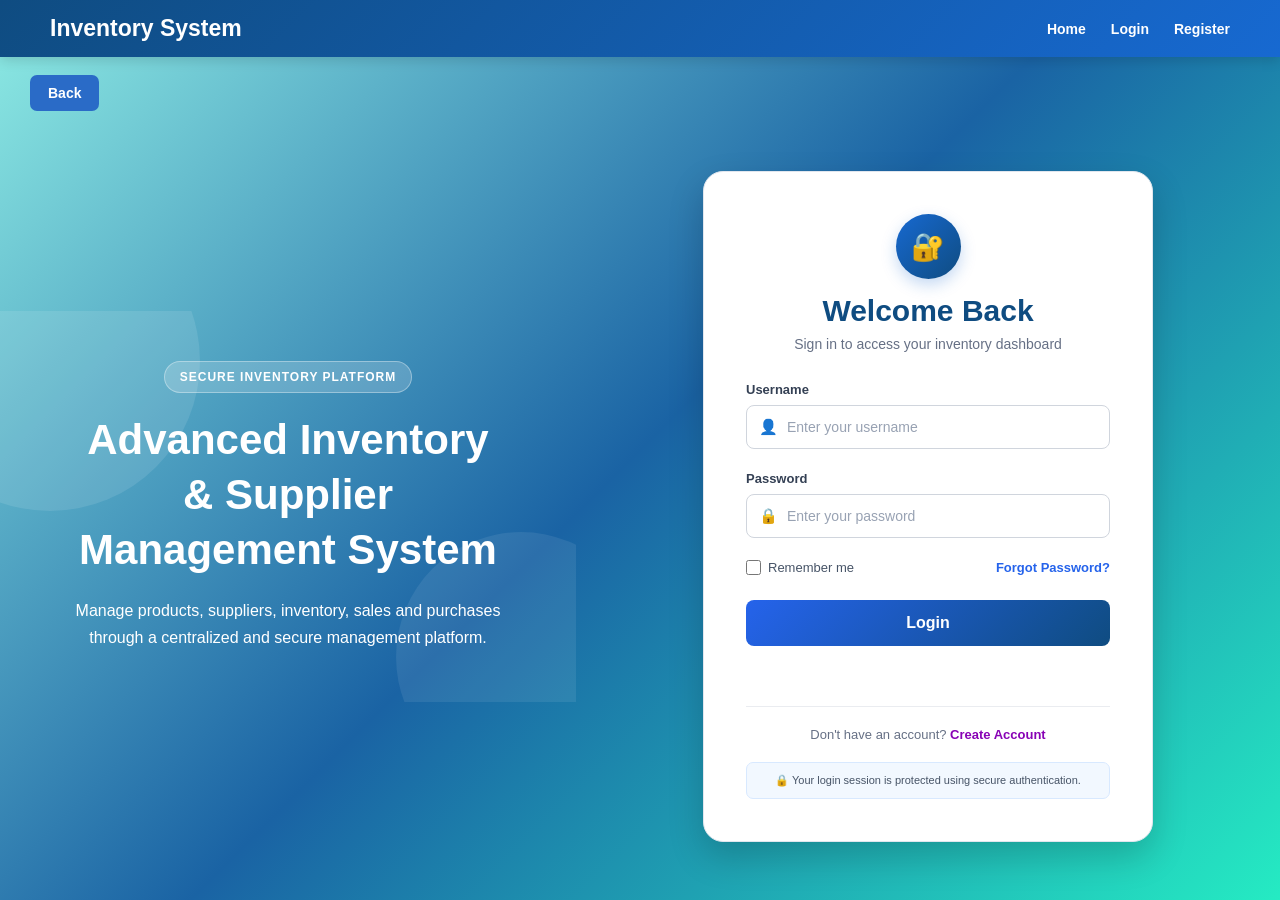
<file: Frontend/templates/profile.html>
<!DOCTYPE html>
<html lang="en">

<head>

    <meta charset="UTF-8">

    <meta name="viewport"
          content="width=device-width, initial-scale=1.0">

    <title>
        My Profile | Inventory System
    </title>


    <style>

        /* =====================================================
           PROFILE PAGE
           ===================================================== */

        body {
            background: #f3f7fb;
            margin: 0;
            font-family: Arial, Helvetica, sans-serif;
        }


        /* =====================================================
           PROFILE TOP ICON
           ===================================================== */

        .profile-top-icon {

            position: fixed;

            top: 8px;

            right: 12px;

            width: 44px;

            height: 44px;

            border-radius: 50%;

            background: white;

            border: 2px solid #333;

            display: flex;

            align-items: center;

            justify-content: center;

            font-size: 22px;

            text-decoration: none;

            z-index: 9999;

            box-shadow:
                0 3px 10px rgba(0,0,0,0.20);

        }


        /* =====================================================
           MAIN CONTAINER
           ===================================================== */

        .profile-container {

            width: 92%;

            max-width: 1150px;

            margin: 35px auto 50px;

        }


        /* =====================================================
           PAGE HEADER
           ===================================================== */

        .profile-header {

            background: linear-gradient(
                135deg,
                #15578b,
                #2874c6
            );

            color: white;

            border-radius: 15px;

            padding: 30px;

            display: flex;

            align-items: center;

            gap: 25px;

            box-shadow:
                0 6px 20px rgba(206, 59, 59, 0.15);

        }


        /* =====================================================
           LARGE PROFILE LOGO
           ===================================================== */

        .profile-avatar {

            width: 100px;

            height: 100px;

            min-width: 100px;

            border-radius: 50%;

            background: white;

            border: 4px solid rgba(255,255,255,0.8);

            display: flex;

            align-items: center;

            justify-content: center;

            font-size: 52px;

            box-shadow:
                0 5px 15px rgba(0,0,0,0.20);

        }


        /* =====================================================
           PROFILE HEADER TEXT
           ===================================================== */

        .profile-header-info h1 {

            margin: 0 0 8px;

            font-size: 30px;

        }


        .profile-header-info p {

            margin: 5px 0;

            font-size: 14px;

            opacity: 0.95;

        }


        .role-badge {

            display: inline-block;

            background: white;

            color: #15578b;

            padding: 6px 14px;

            border-radius: 20px;

            font-size: 12px;

            font-weight: bold;

            margin-top: 8px;

        }


        /* =====================================================
           GRID
           ===================================================== */

        .profile-grid {

            display: grid;

            grid-template-columns:
                1fr 1fr;

            gap: 20px;

            margin-top: 20px;

        }


        /* =====================================================
           CARD
           ===================================================== */

        .profile-section {

            background: white;

            border-radius: 12px;

            padding: 25px;

            box-shadow:
                0 3px 12px rgba(0,0,0,0.10);

        }


        .profile-section h2 {

            margin: 0 0 20px;

            font-size: 19px;

            color: #15578b;

            border-bottom: 2px solid #e8edf2;

            padding-bottom: 10px;

        }


        /* =====================================================
           INFORMATION ROW
           ===================================================== */

        .info-row {

            display: flex;

            justify-content: space-between;

            align-items: center;

            padding: 12px 0;

            border-bottom: 1px solid #edf0f3;

            gap: 15px;

        }


        .info-row:last-child {

            border-bottom: none;

        }


        .info-label {

            color: #0e0404;

            font-size: 13px;

            font-weight: bold;

        }


        .info-value {

            color: #222;

            font-size: 13px;

            text-align: right;

            word-break: break-word;

        }


        /* =====================================================
           STATUS
           ===================================================== */

        .status-active {

            color: #16803c;

            font-weight: bold;

        }


        .status-active::before {

            content: "●";

            margin-right: 6px;

        }


        .status-secure {

            color: #15578b;

            font-weight: bold;

        }


        .status-secure::before {

            content: "✓";

            margin-right: 5px;

        }


        /* =====================================================
           TECHNICAL INFORMATION
           ===================================================== */

        .technical-list {

            display: grid;

            grid-template-columns:
                1fr 1fr;

            gap: 12px;

        }


        .technical-item {

            background: #f5f8fb;

            border: 1px solid #e1e8ef;

            border-radius: 8px;

            padding: 14px;

        }


        .technical-item span {

            display: block;

            font-size: 11px;

            color: #777;

            margin-bottom: 5px;

        }


        .technical-item strong {

            font-size: 13px;

            color: #222;

        }


        /* =====================================================
           SECURITY CARD
           ===================================================== */

        .security-card {

            border-left: 5px solid #15578b;

        }


        .security-item {

            display: flex;

            align-items: center;

            gap: 12px;

            margin-bottom: 15px;

            padding: 10px;

            background: #f7fafc;

            border-radius: 7px;

        }


        .security-icon {

            width: 35px;

            height: 35px;

            border-radius: 50%;

            background: #e8f1f8;

            display: flex;

            align-items: center;

            justify-content: center;

            font-size: 17px;

        }


        .security-text strong {

            display: block;

            font-size: 13px;

            margin-bottom: 3px;

        }


        .security-text span {

            font-size: 11px;

            color: #777;

        }


        /* =====================================================
           TECHNOLOGY STACK
           ===================================================== */

        .technology-section {

            margin-top: 20px;

            background: white;

            border-radius: 12px;

            padding: 25px;

            box-shadow:
                0 3px 12px rgba(0,0,0,0.10);

        }


        .technology-section h2 {

            color: #15578b;

            font-size: 19px;

            margin-top: 0;

        }


        .technology-tags {

            display: flex;

            flex-wrap: wrap;

            gap: 10px;

        }


        .technology-tag {

            padding: 8px 15px;

            border-radius: 20px;

            background: #eef5fa;

            border: 1px solid #d7e5ef;

            color: #15578b;

            font-size: 12px;

            font-weight: bold;

        }


        /* =====================================================
           API STATUS
           ===================================================== */

        .api-status {

            display: flex;

            align-items: center;

            justify-content: space-between;

            background: #f5f8fb;

            border-radius: 8px;

            padding: 14px;

            margin-top: 15px;

        }


        .api-online {

            color: #16803c;

            font-weight: bold;

        }


        .api-online::before {

            content: "●";

            margin-right: 6px;

        }


        /* =====================================================
           BUTTONS
           ===================================================== */

        .profile-actions {

            display: flex;

            justify-content: center;

            gap: 12px;

            margin-top: 25px;

            flex-wrap: wrap;

        }


        .profile-action {

            border: none;

            padding: 11px 22px;

            border-radius: 6px;

            text-decoration: none;

            font-size: 13px;

            font-weight: bold;

            cursor: pointer;

            transition: 0.3s;

        }


        .dashboard-button {

            background: #15578b;

            color: white;

        }


        .home-button {

            background: #2874c6;

            color: white;

        }


        .logout-button {

            background: #d9534f;

            color: white;

        }


        .profile-action:hover {

            transform: translateY(-2px);

            opacity: 0.88;

        }


        /* =====================================================
           LOADING
           ===================================================== */

        #loading {

            text-align: center;

            padding: 30px;

            color: #666;

        }


        /* =====================================================
           ERROR
           ===================================================== */

        #error {

            display: none;

            background: #ffecec;

            color: #c62828;

            border: 1px solid #f3b7b7;

            padding: 15px;

            border-radius: 7px;

            margin-top: 20px;

            text-align: center;

        }


        /* =====================================================
           RESPONSIVE
           ===================================================== */

        @media (max-width: 800px) {

            .profile-grid {

                grid-template-columns: 1fr;

            }


            .profile-header {

                flex-direction: column;

                text-align: center;

            }


            .technical-list {

                grid-template-columns: 1fr;

            }

        }


        @media (max-width: 500px) {

            .profile-container {

                width: 94%;

            }


            .profile-header {

                padding: 25px 15px;

            }


            .profile-avatar {

                width: 85px;

                height: 85px;

                min-width: 85px;

                font-size: 43px;

            }


            .profile-header-info h1 {

                font-size: 24px;

            }


            .info-row {

                flex-direction: column;

                align-items: flex-start;

            }


            .info-value {

                text-align: left;

            }

        }

    </style>

</head>


<body>
                <!-- =======================
            Back Button
            ======================== -->

            <div class="top-buttons">

                <button onclick="history.back()">

                    Back

                </button>

            </div>



    <!-- =====================================================
         TOP PROFILE ICON
         ===================================================== -->

    <a href="profile.html"
       class="profile-top-icon"
       title="My Profile">

        👤

    </a>



    <!-- =====================================================
         MAIN PROFILE CONTAINER
         ===================================================== -->

    <main class="profile-container">


        <!-- =================================================
             PROFILE HEADER
             ================================================= -->

        <section class="profile-header">

            <!-- Profile Avatar -->

            <div class="profile-avatar">

                👤

            </div>


            <!-- Profile Information -->

            <div class="profile-header-info">


                <h1 id="displayName">

                    My Profile

                </h1>


                <p>

                    Advanced Inventory & Supplier
                    Management System

                </p>


                <p id="displayEmail">

                    Loading account information...

                </p>


                <span class="role-badge"
                      id="displayRole">

                    User

                </span>


            </div>


        </section>



        <!-- =================================================
             LOADING
             ================================================= -->

        <div id="loading">

            Loading profile information...

        </div>


        <!-- =================================================
             ERROR
             ================================================= -->

        <div id="error">

            Unable to load profile information.

        </div>



        <!-- =================================================
             PROFILE CONTENT
             ================================================= -->

        <div id="profileContent"
             style="display:none;">



            <!-- =================================================
                 TWO COLUMN GRID
                 ================================================= -->

            <div class="profile-grid">


                <!-- =============================================
                     ACCOUNT INFORMATION
                     ============================================= -->

                <section class="profile-section">


                    <h2>

                        👤 Account Information

                    </h2>


                    <div class="info-row">

                        <span class="info-label">

                            Full Name

                        </span>

                        <span class="info-value"
                              id="fullName">

                            -

                        </span>

                    </div>


                    <div class="info-row">

                        <span class="info-label">

                            Username

                        </span>

                        <span class="info-value"
                              id="username">

                            -

                        </span>

                    </div>


                    <div class="info-row">

                        <span class="info-label">

                            Email

                        </span>

                        <span class="info-value"
                              id="email">

                            -

                        </span>

                    </div>


                    <div class="info-row">

                        <span class="info-label">

                            Role

                        </span>

                        <span class="info-value"
                              id="role">

                            -

                        </span>

                    </div>


                    <div class="info-row">

                        <span class="info-label">

                            User ID

                        </span>

                        <span class="info-value"
                              id="userId">

                            -

                        </span>

                    </div>


                </section>



                <!-- =============================================
                     ACCOUNT STATUS
                     ============================================= -->

                <section class="profile-section">


                    <h2>

                        🛡 Account Security

                    </h2>


                    <div class="info-row">

                        <span class="info-label">

                            Account Status

                        </span>

                        <span class="info-value status-active">

                            Active

                        </span>

                    </div>


                    <div class="info-row">

                        <span class="info-label">

                            Authentication

                        </span>

                        <span class="info-value status-secure">

                            JWT Secured

                        </span>

                    </div>


                    <div class="info-row">

                        <span class="info-label">

                            Password

                        </span>

                        <span class="info-value">

                            Encrypted

                        </span>

                    </div>


                    <div class="info-row">

                        <span class="info-label">

                            Authorization

                        </span>

                        <span class="info-value">

                            Role Based Access

                        </span>

                    </div>


                    <div class="info-row">

                        <span class="info-label">

                            Session

                        </span>

                        <span class="info-value status-secure">

                            Protected

                        </span>

                    </div>


                </section>


            </div>

            <!-- =================================================
                 TECHNICAL DETAILS
                 ================================================= -->

            <section class="profile-section"
                     style="margin-top:20px;">


                <h2>

                    ⚙ Technical Information

                </h2>


                <div class="technical-list">


                    <div class="technical-item">

                        <span>
                            Frontend
                        </span>

                        <strong>
                            HTML / CSS / JavaScript
                        </strong>

                    </div>


                    <div class="technical-item">

                        <span>
                            Backend
                        </span>

                        <strong>
                            FastAPI
                        </strong>

                    </div>


                    <div class="technical-item">

                        <span>
                            Database
                        </span>

                        <strong>
                            MySQL
                        </strong>

                    </div>


                    <div class="technical-item">

                        <span>
                            Authentication
                        </span>

                        <strong>
                            JWT
                        </strong>

                    </div>


                    <div class="technical-item">

                        <span>
                            API Architecture
                        </span>

                        <strong>
                            REST API
                        </strong>

                    </div>


                    <div class="technical-item">

                        <span>
                            Authorization
                        </span>

                        <strong>
                            Role Based Access
                        </strong>

                    </div>


                </div>



                <!-- API Status -->

                <div class="api-status">

                    <span>

                        Backend API Status

                    </span>

                    <span class="api-online">

                        Connected

                    </span>

                </div>


            </section>



            <!-- =================================================
                 SECURITY FEATURES
                 ================================================= -->

            <section class="profile-section security-card"
                     style="margin-top:20px;">


                <h2>

                    🔐 Security Features

                </h2>


                <div class="security-item">


                    <div class="security-icon">

                        🔑

                    </div>


                    <div class="security-text">

                        <strong>
                            JWT Authentication
                        </strong>

                        <span>
                            Secure token-based authentication
                            for protected API requests.
                        </span>

                    </div>


                </div>



                <div class="security-item">


                    <div class="security-icon">

                        🔒

                    </div>


                    <div class="security-text">

                        <strong>
                            Password Hashing
                        </strong>

                        <span>
                            User passwords are stored using
                            secure password hashing.
                        </span>

                    </div>


                </div>



                <div class="security-item">


                    <div class="security-icon">

                        🛡

                    </div>


                    <div class="security-text">

                        <strong>
                            Role-Based Authorization
                        </strong>

                        <span>
                            Access to protected operations
                            depends on the user's role.
                        </span>

                    </div>


                </div>



                <div class="security-item">


                    <div class="security-icon">

                        🌐

                    </div>


                    <div class="security-text">

                        <strong>
                            Protected REST APIs
                        </strong>

                        <span>
                            Authorized requests use a Bearer
                            token to access backend resources.
                        </span>

                    </div>


                </div>


            </section>



            <!-- =================================================
                 TECHNOLOGY STACK
                 ================================================= -->

            <section class="technology-section">


                <h2>

                    💻 Technology Stack

                </h2>


                <div class="technology-tags">


                    <span class="technology-tag">
                        FastAPI
                    </span>


                    <span class="technology-tag">
                        MySQL
                    </span>


                    <span class="technology-tag">
                        Python
                    </span>


                    <span class="technology-tag">
                        HTML5
                    </span>


                    <span class="technology-tag">
                        CSS3
                    </span>


                    <span class="technology-tag">
                        JavaScript
                    </span>


                    <span class="technology-tag">
                        JWT
                    </span>


                    <span class="technology-tag">
                        Kafka
                    </span>


                    <span class="technology-tag">
                        Docker
                    </span>


                    <span class="technology-tag">
                        GitHub Actions
                    </span>


                </div>


            </section>



            <!-- =================================================
                 ACTION BUTTONS
                 ================================================= -->

            <div class="profile-actions">


                <a href="dashboard.html"
                   class="profile-action dashboard-button">

                    📊 Dashboard

                </a>


                <a href="index.html"
                   class="profile-action home-button">

                    🏠 Home

                </a>


                <button onclick="logoutUser()"
                        class="profile-action logout-button">

                    🚪 Logout

                </button>


            </div>


        </div>

    </main>



    <!-- =====================================================
         FOOTER
         ===================================================== -->

    <footer>

        <p>

            © 2026 Advanced Inventory & Supplier
            Management System

        </p>

    </footer>



    <!-- =====================================================
         JAVASCRIPT
         ===================================================== -->

    <script>

        /* =====================================================
           API URL
           ===================================================== */

        const BASE_URL =
            "http://127.0.0.1:8000";



        /* =====================================================
           LOAD PROFILE
           ===================================================== */

        async function loadProfile() {


            /* Get JWT token */

            const token =
                localStorage.getItem(
                    "access_token"
                );


            /* ================================================
               NO TOKEN
               ================================================ */

            if (!token) {

                window.location.href =
                    "login.html";

                return;

            }


            try {


                /* ============================================
                   CALL /auth/me
                   ============================================ */

                const response =
                    await fetch(
                        BASE_URL + "/auth/me",
                        {
                            method: "GET",

                            headers: {

                                "Authorization":
                                    "Bearer " + token

                            }

                        }
                    );


                /* ============================================
                   UNAUTHORIZED
                   ============================================ */

                if (response.status === 401) {

                    localStorage.removeItem(
                        "access_token"
                    );

                    alert(
                        "Session expired. Please login again."
                    );

                    window.location.href =
                        "login.html";

                    return;

                }


                /* ============================================
                   OTHER ERROR
                   ============================================ */

                if (!response.ok) {

                    throw new Error(
                        "Profile request failed"
                    );

                }


                /* Get JSON */

                const data =
                    await response.json();


                /* ============================================
                   DISPLAY USER DATA
                   ============================================ */

                const username =
                    data.username || "-";

                const role =
                    data.role || "User";

                const fullName =
                    data.full_name ||
                    username;

                const email =
                    data.Email ||
                    data.email ||
                    "-";

                const userId =
                    data.user_id ||
                    "-";


                /* Header */

                document.getElementById(
                    "displayName"
                ).innerText =
                    fullName;


                document.getElementById(
                    "displayEmail"
                ).innerText =
                    email;


                document.getElementById(
                    "displayRole"
                ).innerText =
                    role;


                /* Account */

                document.getElementById(
                    "fullName"
                ).innerText =
                    fullName;


                document.getElementById(
                    "username"
                ).innerText =
                    username;


                document.getElementById(
                    "email"
                ).innerText =
                    email;


                document.getElementById(
                    "role"
                ).innerText =
                    role;


                document.getElementById(
                    "userId"
                ).innerText =
                    userId;


                /* ============================================
                   SHOW PROFILE
                   ============================================ */

                document.getElementById(
                    "loading"
                ).style.display =
                    "none";


                document.getElementById(
                    "profileContent"
                ).style.display =
                    "block";


            } catch (error) {


                console.error(
                    "Profile Error:",
                    error
                );


                document.getElementById(
                    "loading"
                ).style.display =
                    "none";


                document.getElementById(
                    "error"
                ).style.display =
                    "block";

            }

        }



        /* =====================================================
           LOGOUT
           ===================================================== */

        function logoutUser() {


            localStorage.removeItem(
                "access_token"
            );


            alert(
                "Logged out successfully."
            );


            window.location.href =
                "index.html";

        }



        /* =====================================================
           PAGE LOAD
           ===================================================== */

        document.addEventListener(
            "DOMContentLoaded",
            function () {

                loadProfile();

            }
        );

    </script>


</body>

</html>
</file>
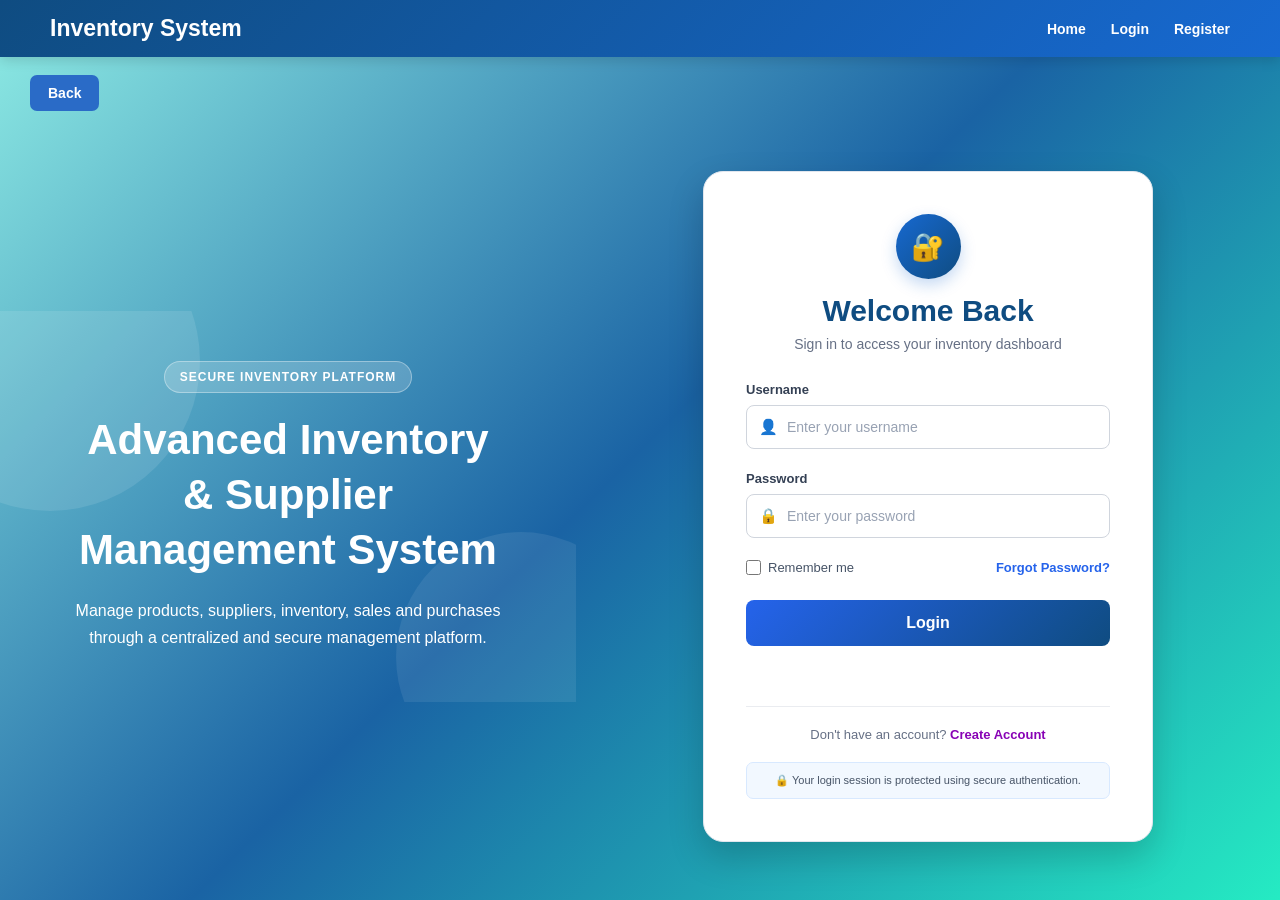
<file: Frontend/templates/purchases.html>
<!DOCTYPE html>
<html lang="en">

<head>

    <meta charset="UTF-8">

    <meta name="viewport"
          content="width=device-width, initial-scale=1.0">

    <title>Purchases | Advanced Inventory System</title>


    <style>

        * {
            box-sizing: border-box;
        }

        body {
            margin: 0;
            background: #f5f7fb;
            color: #172033;
            font-family: Arial, Helvetica, sans-serif;
            font-size: 14px;
        }

        /* ================================
           LAYOUT
        ================================= */

        .dashboard-layout {
            display: flex;
            min-height: 100vh;
        }

        /* ================================
           SIDEBAR
        ================================= */

        .dashboard-sidebar {
            width: 240px;
            position: fixed;
            left: 0;
            top: 0;
            bottom: 0;
            background: #ffffff;
            border-right: 1px solid #e1e6ee;
            z-index: 100;
        }

        .sidebar-brand {
            height: 75px;
            display: flex;
            align-items: center;
            padding: 0 22px;
            border-bottom: 1px solid #edf0f4;
        }

        .brand-logo {
            width: 40px;
            height: 40px;
            border-radius: 9px;
            background: #1769d1;
            color: white;
            display: flex;
            align-items: center;
            justify-content: center;
            font-weight: bold;
        }

        .brand-name {
            margin-left: 12px;
            font-size: 17px;
            font-weight: bold;
            color: #17345f;
        }

        .sidebar-menu {
            padding: 20px 14px;
        }

        .sidebar-label {
            padding: 0 12px;
            margin-bottom: 12px;
            color: #8a94a4;
            font-size: 11px;
            font-weight: bold;
        }

        .sidebar-link {
            display: flex;
            align-items: center;
            gap: 12px;
            padding: 13px 14px;
            margin-bottom: 5px;
            border-radius: 8px;
            text-decoration: none;
            color: #526071;
            font-size: 14px;
            font-weight: 600;
        }

        .sidebar-link:hover {
            background: #f1f5fa;
            color: #1769d1;
        }

        .sidebar-link.active {
            background: #eaf2ff;
            color: #1769d1;
            border-left: 4px solid #1769d1;
        }

        .sidebar-icon {
            width: 25px;
            text-align: center;
            font-size: 17px;
        }

        /* ================================
           MAIN
        ================================= */

        .dashboard-main {
            margin-left: 240px;
            width: calc(100% - 240px);
            min-height: 100vh;
        }

        /* ================================
           HEADER
        ================================= */

        .dashboard-header {
            height: 75px;
            background: white;
            border-bottom: 1px solid #e1e6ee;
            display: flex;
            align-items: center;
            justify-content: space-between;
            padding: 0 30px;
            position: sticky;
            top: 0;
            z-index: 90;
        }

        .header-title {
            font-size: 20px;
            font-weight: bold;
        }

        .header-right {
            display: flex;
            align-items: center;
            gap: 18px;
        }

        .refresh-status {
            color: #7b8797;
            font-size: 12px;
        }

        .profile-button {
            width: 45px;
            height: 45px;
            border-radius: 50%;
            border: 1px solid #d5deeb;
            background: #1769d1;
            color: white;
            cursor: pointer;
            font-size: 17px;
        }

        /* ================================
           CONTENT
        ================================= */

        .dashboard-content {
            padding: 20px 30px 35px;
        }

        .back-button-container {
            margin-bottom: 20px;
        }

        .back-button {
            padding: 10px 18px;
            border: 1px solid #d5dce6;
            border-radius: 7px;
            background: white;
            color: #1769d1;
            font-size: 14px;
            font-weight: bold;
            cursor: pointer;
        }

        .back-button:hover {
            background: #edf4ff;
        }

        /* ================================
           TITLE
        ================================= */

        .page-title {
            margin-bottom: 25px;
        }

        .page-title h1 {
            margin: 0 0 7px;
            font-size: 30px;
        }

        .page-title p {
            margin: 0;
            color: #737f90;
            font-size: 15px;
        }

        /* ================================
           SUMMARY
        ================================= */

        .summary-grid {
            display: grid;
            grid-template-columns: repeat(3, 1fr);
            gap: 18px;
            margin-bottom: 25px;
        }

        .summary-card {
            background: white;
            border: 1px solid #e0e6ee;
            border-radius: 12px;
            padding: 22px;
        }

        .summary-title {
            color: #737f90;
            font-size: 11px;
            font-weight: bold;
            margin-bottom: 10px;
        }

        .summary-value {
            font-size: 27px;
            font-weight: bold;
        }

        .blue {
            color: #1769d1;
        }

        .green {
            color: #16865a;
        }

        .orange {
            color: #c77700;
        }

        /* ================================
           FORM CARD
        ================================= */

        .form-card {
            background: white;
            border: 1px solid #e0e6ee;
            border-radius: 12px;
            margin-bottom: 25px;
            padding: 25px;
        }

        .form-title {
            margin-bottom: 20px;
        }

        .form-title h3 {
            margin: 0 0 5px;
            font-size: 18px;
        }

        .form-title p {
            margin: 0;
            color: #8994a5;
            font-size: 13px;
        }

        .purchase-form {
            display: grid;
            grid-template-columns: repeat(5, 1fr);
            gap: 15px;
            align-items: end;
        }

        .form-group label {
            display: block;
            margin-bottom: 7px;
            color: #475467;
            font-size: 12px;
            font-weight: bold;
        }

        .form-group input {
            width: 100%;
            height: 42px;
            padding: 0 12px;
            border: 1px solid #d8dee7;
            border-radius: 7px;
            outline: none;
            font-size: 13px;
        }

        .form-group input:focus {
            border-color: #1769d1;
        }

        .add-button {
            height: 42px;
            border: none;
            border-radius: 7px;
            background: #1769d1;
            color: white;
            font-weight: bold;
            cursor: pointer;
        }

        .add-button:hover {
            background: #0f59b8;
        }

        /* ================================
           TABLE CARD
        ================================= */

        .table-card {
            background: white;
            border: 1px solid #e0e6ee;
            border-radius: 12px;
            overflow: hidden;
        }

        .table-header {
            min-height: 75px;
            padding: 15px 22px;
            display: flex;
            align-items: center;
            justify-content: space-between;
            border-bottom: 1px solid #edf0f4;
        }

        .table-header h3 {
            margin: 0 0 5px;
            font-size: 17px;
        }

        .table-header span {
            color: #8994a5;
            font-size: 12px;
        }

        .header-actions {
            display: flex;
            gap: 10px;
        }

        .search-input {
            width: 270px;
            height: 40px;
            padding: 0 12px;
            border: 1px solid #d9e0e8;
            border-radius: 7px;
            outline: none;
        }

        .refresh-button {
            height: 40px;
            padding: 0 16px;
            border: 1px solid #d9e0e8;
            border-radius: 7px;
            background: white;
            color: #1769d1;
            font-weight: bold;
            cursor: pointer;
        }

        .table-wrapper {
            overflow-x: auto;
        }

        table {
            width: 100%;
            border-collapse: collapse;
        }

        th {
            padding: 14px 18px;
            background: #f8fafc;
            color: #697586;
            font-size: 11px;
            text-align: left;
            text-transform: uppercase;
            border-bottom: 1px solid #e5e9ef;
        }

        td {
            padding: 14px 18px;
            border-bottom: 1px solid #edf0f4;
            color: #475467;
            font-size: 13px;
        }

        tr:hover {
            background: #fafcff;
        }

        .id-column {
            color: #1769d1;
            font-weight: bold;
        }

        .amount {
            color: #16865a;
            font-weight: bold;
        }

        /* ================================
           MESSAGE
        ================================= */

        #message {
            display: none;
            padding: 12px 15px;
            margin-bottom: 20px;
            border-radius: 7px;
            font-weight: bold;
        }

        .success-message {
            display: block !important;
            background: #eaf8f1;
            color: #16865a;
            border: 1px solid #bfe8d3;
        }

        .error-message {
            display: block !important;
            background: #fff2f2;
            color: #c53c3c;
            border: 1px solid #f0caca;
        }

        /* ================================
           PROFILE DRAWER
        ================================= */

        .drawer-overlay {
            display: none;
            position: fixed;
            inset: 0;
            background: rgba(20,30,45,0.35);
            z-index: 200;
        }

        .drawer-overlay.active {
            display: block;
        }

        .profile-drawer {
            position: fixed;
            right: -400px;
            top: 0;
            width: 390px;
            height: 100vh;
            background: white;
            z-index: 210;
            box-shadow: -10px 0 30px rgba(0,0,0,0.12);
            transition: right 0.3s ease;
            overflow-y: auto;
        }

        .profile-drawer.active {
            right: 0;
        }

        .drawer-header {
            padding: 22px;
            border-bottom: 1px solid #e8ecf1;
            display: flex;
            justify-content: space-between;
            align-items: center;
        }

        .drawer-header h2 {
            margin: 0;
        }

        .close-drawer {
            width: 35px;
            height: 35px;
            border: 1px solid #ddd;
            background: white;
            border-radius: 7px;
            cursor: pointer;
            font-size: 20px;
        }

        .profile-section {
            padding: 25px;
            text-align: center;
            border-bottom: 1px solid #e8ecf1;
        }

        .profile-avatar {
            width: 80px;
            height: 80px;
            margin: auto;
            border-radius: 50%;
            background: #1769d1;
            color: white;
            display: flex;
            align-items: center;
            justify-content: center;
            font-size: 28px;
        }

        .profile-section h3 {
            margin: 12px 0 5px;
        }

        .profile-section p {
            margin: 0;
            color: #8994a5;
        }

        .drawer-section {
            padding: 20px 25px;
            border-bottom: 1px solid #e8ecf1;
        }

        .drawer-section h4 {
            margin: 0 0 15px;
            color: #8994a5;
            font-size: 11px;
        }

        .drawer-link {
            display: block;
            padding: 11px 0;
            color: #344054;
            text-decoration: none;
            font-weight: 600;
        }

        .drawer-link:hover {
            color: #1769d1;
        }

        .logout-button {
            width: 100%;
            padding: 13px;
            border: 1px solid #e1e5eb;
            border-radius: 8px;
            background: white;
            color: #c53c3c;
            font-weight: bold;
            cursor: pointer;
        }

        /* ================================
           RESPONSIVE
        ================================= */

        @media (max-width: 1100px) {

            .purchase-form {
                grid-template-columns: repeat(2, 1fr);
            }

            .summary-grid {
                grid-template-columns: 1fr;
            }

        }

        @media (max-width: 700px) {

            .dashboard-sidebar {
                width: 70px;
            }

            .brand-name,
            .sidebar-label,
            .sidebar-link span:not(.sidebar-icon) {
                display: none;
            }

            .sidebar-link {
                justify-content: center;
            }

            .dashboard-main {
                margin-left: 70px;
                width: calc(100% - 70px);
            }

            .dashboard-content {
                padding: 18px;
            }

            .purchase-form {
                grid-template-columns: 1fr;
            }

            .table-header {
                flex-direction: column;
                align-items: flex-start;
                gap: 12px;
            }

            .header-actions {
                width: 100%;
            }

            .search-input {
                width: 100%;
            }

            .profile-drawer {
                width: 90%;
            }

        }

    </style>

</head>


<body>


<div class="dashboard-layout">


    <!-- =====================================================
         SIDEBAR
    ====================================================== -->

    <aside class="dashboard-sidebar">


        <div class="sidebar-brand">

            <div class="brand-logo">
                IS
            </div>

            <div class="brand-name">
                Inventory System
            </div>

        </div>


        <div class="sidebar-menu">

            <div class="sidebar-label">
                MAIN MENU
            </div>


            <a href="dashboard.html"
               class="sidebar-link">

                <span class="sidebar-icon">▣</span>
                <span>Dashboard</span>

            </a>


            <a href="products.html"
               class="sidebar-link">

                <span class="sidebar-icon">□</span>
                <span>Products</span>

            </a>


            <a href="suppliers.html"
               class="sidebar-link">

                <span class="sidebar-icon">♧</span>
                <span>Suppliers</span>

            </a>


            <a href="inventory.html"
               class="sidebar-link">

                <span class="sidebar-icon">▤</span>
                <span>Inventory</span>

            </a>


            <a href="sales.html"
               class="sidebar-link">

                <span class="sidebar-icon">⌁</span>
                <span>Sales</span>

            </a>


            <a href="purchase.html"
               class="sidebar-link active">

                <span class="sidebar-icon">▱</span>
                <span>Purchases</span>

            </a>


            <a href="reports.html"
               class="sidebar-link">

                <span class="sidebar-icon">▥</span>
                <span>Reports</span>

            </a>

        </div>

    </aside>



    <!-- =====================================================
         MAIN CONTENT
    ====================================================== -->

    <main class="dashboard-main">


        <!-- HEADER -->

        <header class="dashboard-header">


            <div class="header-title">
                Purchases
            </div>


            <div class="header-right">


                <span
                    class="refresh-status"
                    id="refreshStatus">

                    Auto refresh: 30s

                </span>


                <span id="currentDate">
                    Loading...
                </span>


                <button
                    class="profile-button"
                    onclick="openProfile()">

                    👤

                </button>

            </div>

        </header>



        <!-- CONTENT -->

        <section class="dashboard-content">


            <!-- BACK BUTTON -->

            <div class="back-button-container">

                <button
                    class="back-button"
                    onclick="history.back()">

                    Back

                </button>

            </div>



            <!-- TITLE -->

            <div class="page-title">

                <h1>
                    Purchase Management
                </h1>

                <p>
                    Record supplier purchases and monitor
                    incoming inventory stock.
                </p>

            </div>



            <!-- MESSAGE -->

            <div id="message"></div>



            <!-- =================================================
                 SUMMARY
            ================================================== -->

            <div class="summary-grid">


                <div class="summary-card">

                    <div class="summary-title">
                        TOTAL PURCHASES
                    </div>

                    <div
                        class="summary-value blue"
                        id="totalPurchases">

                        0

                    </div>

                </div>


                <div class="summary-card">

                    <div class="summary-title">
                        TOTAL QUANTITY
                    </div>

                    <div
                        class="summary-value green"
                        id="totalQuantity">

                        0

                    </div>

                </div>


                <div class="summary-card">

                    <div class="summary-title">
                        TOTAL PURCHASE VALUE
                    </div>

                    <div
                        class="summary-value orange"
                        id="totalValue">

                        ₹0.00

                    </div>

                </div>


            </div>



            <!-- =================================================
                 ADD PURCHASE
            ================================================== -->

            <div class="form-card">


                <div class="form-title">

                    <h3>
                        Add New Purchase
                    </h3>

                    <p>
                        Enter the product, supplier,
                        quantity and purchase details.
                    </p>

                </div>


                <form
                    id="purchaseForm"
                    class="purchase-form">


                    <div class="form-group">

                        <label>
                            Product ID
                        </label>

                        <input
                            type="number"
                            id="product_id"
                            min="1"
                            placeholder="Product ID"
                            required>

                    </div>


                    <div class="form-group">

                        <label>
                            Supplier ID
                        </label>

                        <input
                            type="number"
                            id="supplier_id"
                            min="1"
                            placeholder="Supplier ID"
                            required>

                    </div>


                    <div class="form-group">

                        <label>
                            Quantity
                        </label>

                        <input
                            type="number"
                            id="quantity"
                            min="1"
                            placeholder="Quantity"
                            required>

                    </div>


                    <div class="form-group">

                        <label>
                            Purchase Price
                        </label>

                        <input
                            type="number"
                            id="purchase_price"
                            min="0"
                            step="0.01"
                            placeholder="₹ Price"
                            required>

                    </div>


                    <div class="form-group">

                        <label>
                            Purchase Date
                        </label>

                        <input
                            type="date"
                            id="purchase_date"
                            required>

                    </div>


                    <button
                        type="submit"
                        class="add-button">

                        + Add Purchase

                    </button>


                </form>

            </div>



            <!-- =================================================
                 PURCHASE TABLE
            ================================================== -->

            <div class="table-card">


                <div class="table-header">


                    <div>

                        <h3>
                            Purchase Records
                        </h3>

                        <span>
                            Supplier purchase transaction history
                        </span>

                    </div>


                    <div class="header-actions">


                        <input
                            type="text"
                            id="searchInput"
                            class="search-input"
                            placeholder="Search purchases...">


                        <button
                            class="refresh-button"
                            onclick="loadPurchases()">

                            ↻ Refresh

                        </button>


                    </div>

                </div>



                <div class="table-wrapper">


                    <table>


                        <thead>

                            <tr>

                                <th>
                                    Purchase ID
                                </th>

                                <th>
                                    Product ID
                                </th>

                                <th>
                                    Supplier ID
                                </th>

                                <th>
                                    Quantity
                                </th>

                                <th>
                                    Purchase Price
                                </th>

                                <th>
                                    Purchase Date
                                </th>

                                <th>
                                    Total Cost
                                </th>

                            </tr>

                        </thead>


                        <tbody
                            id="purchaseTable">

                            <tr>

                                <td
                                    colspan="7"
                                    style="
                                        text-align:center;
                                        padding:30px;
                                    ">

                                    Loading purchases...

                                </td>

                            </tr>

                        </tbody>


                    </table>

                </div>

            </div>


        </section>

    </main>

</div>



<!-- =========================================================
     PROFILE DRAWER
========================================================= -->

<div
    class="drawer-overlay"
    id="drawerOverlay"
    onclick="closeProfile()">
</div>


<div
    class="profile-drawer"
    id="profileDrawer">


    <div class="drawer-header">

        <h2>
            Profile
        </h2>

        <button
            class="close-drawer"
            onclick="closeProfile()">

            ×

        </button>

    </div>


    <div class="profile-section">

        <div class="profile-avatar">
            👤
        </div>

        <h3>
            User
        </h3>

        <p>
            Inventory System User
        </p>

    </div>


    <div class="drawer-section">

        <h4>
            Workspace
        </h4>


        <a href="dashboard.html"
           class="drawer-link">

            📊 Dashboard

        </a>


        <a href="products.html"
           class="drawer-link">

            📦 Products

        </a>


        <a href="suppliers.html"
           class="drawer-link">

            👥 Suppliers

        </a>


        <a href="inventory.html"
           class="drawer-link">

            🏬 Inventory

        </a>


        <a href="sales.html"
           class="drawer-link">

            💰 Sales

        </a>


        <a href="purchase.html"
           class="drawer-link">

            🛒 Purchases

        </a>


        <a href="reports.html"
           class="drawer-link">

            📈 Reports

        </a>

    </div>


    <div class="drawer-section">

        <h4>
            Account
        </h4>


        <a href="profile.html"
           class="drawer-link">

            👤 My Profile

        </a>


        <a href="#"
           class="drawer-link">

            ⚙ Settings

        </a>

    </div>


    <div class="drawer-section">

        <button
            class="logout-button"
            onclick="logout()">

            🚪 Logout

        </button>

    </div>


</div>



<!-- =========================================================
     JAVASCRIPT
========================================================= -->

<script>


    /* =====================================================
       API
    ====================================================== */

    const API =
        "http://127.0.0.1:8000";


    const token =
        localStorage.getItem(
            "access_token"
        );


    if (!token) {

        window.location.href =
            "login.html";

    }


    let purchaseData = [];



    /* =====================================================
       LOAD PURCHASES
    ====================================================== */

    async function loadPurchases() {


        try {


            const response =
                await fetch(
                    API + "/purchases/",
                    {

                        method: "GET",

                        headers: {

                            "Authorization":
                                "Bearer " +
                                token,

                            "Content-Type":
                                "application/json"

                        }

                    }
                );


            if (response.status === 401) {

                logout();

                return;

            }


            if (!response.ok) {

                throw new Error(
                    "Failed to load purchases"
                );

            }


            purchaseData =
                await response.json();


            displayPurchases(
                purchaseData
            );


            updateSummary(
                purchaseData
            );


            updateRefreshStatus();


        }

        catch (error) {

            console.error(
                "Purchase error:",
                error
            );


            document.getElementById(
                "purchaseTable"
            ).innerHTML = `

                <tr>

                    <td
                        colspan="7"
                        style="
                            text-align:center;
                            padding:30px;
                            color:#c53c3c;
                        ">

                        Unable to load purchase records.

                    </td>

                </tr>

            `;

        }

    }



    /* =====================================================
       DISPLAY PURCHASES
    ====================================================== */

    function displayPurchases(
        data
    ) {


        const table =
            document.getElementById(
                "purchaseTable"
            );


        if (
            !data ||
            data.length === 0
        ) {

            table.innerHTML = `

                <tr>

                    <td
                        colspan="7"
                        style="
                            text-align:center;
                            padding:30px;
                        ">

                        No purchase records found.

                    </td>

                </tr>

            `;

            return;

        }


        let html = "";


        data.forEach(
            purchase => {


                const quantity =
                    Number(
                        purchase.quantity || 0
                    );


                const price =
                    Number(
                        purchase.purchase_price || 0
                    );


                const total =
                    quantity * price;


                html += `

                    <tr>

                        <td class="id-column">

                            ${purchase.purchase_id ?? "-"}

                        </td>

                        <td>

                            ${purchase.product_id ?? "-"}

                        </td>

                        <td>

                            ${purchase.supplier_id ?? "-"}

                        </td>

                        <td>

                            ${quantity}

                        </td>

                        <td>

                            ₹${price.toFixed(2)}

                        </td>

                        <td>

                            ${purchase.purchase_date ?? "-"}

                        </td>

                        <td class="amount">

                            ₹${total.toFixed(2)}

                        </td>

                    </tr>

                `;

            }
        );


        table.innerHTML =
            html;

    }



    /* =====================================================
       UPDATE SUMMARY
    ====================================================== */

    function updateSummary(
        data
    ) {


        let totalQuantity = 0;

        let totalValue = 0;


        data.forEach(
            purchase => {


                const quantity =
                    Number(
                        purchase.quantity || 0
                    );


                const price =
                    Number(
                        purchase.purchase_price || 0
                    );


                totalQuantity +=
                    quantity;


                totalValue +=
                    quantity * price;

            }
        );


        document.getElementById(
            "totalPurchases"
        ).textContent =
            data.length;


        document.getElementById(
            "totalQuantity"
        ).textContent =
            totalQuantity;


        document.getElementById(
            "totalValue"
        ).textContent =
            "₹" +
            totalValue.toFixed(2);

    }



    /* =====================================================
       ADD PURCHASE
    ====================================================== */

    document
        .getElementById(
            "purchaseForm"
        )
        .addEventListener(
            "submit",
            async function(event) {


                event.preventDefault();


                const purchase = {

                    product_id:
                        Number(
                            document
                            .getElementById(
                                "product_id"
                            )
                            .value
                        ),

                    supplier_id:
                        Number(
                            document
                            .getElementById(
                                "supplier_id"
                            )
                            .value
                        ),

                    quantity:
                        Number(
                            document
                            .getElementById(
                                "quantity"
                            )
                            .value
                        ),

                    purchase_price:
                        Number(
                            document
                            .getElementById(
                                "purchase_price"
                            )
                            .value
                        ),

                    purchase_date:
                        document
                        .getElementById(
                            "purchase_date"
                        )
                        .value

                };


                try {


                    const response =
                        await fetch(
                            API +
                            "/purchases/",
                            {

                                method: "POST",

                                headers: {

                                    "Content-Type":
                                        "application/json",

                                    "Authorization":
                                        "Bearer " +
                                        token

                                },

                                body:
                                    JSON.stringify(
                                        purchase
                                    )

                            }
                        );


                    const result =
                        await response.json();


                    if (
                        response.status === 401
                    ) {

                        logout();

                        return;

                    }


                    if (!response.ok) {

                        throw new Error(
                            result.detail ||
                            "Unable to add purchase"
                        );

                    }


                    showMessage(
                        "Purchase added successfully.",
                        "success"
                    );


                    document
                        .getElementById(
                            "purchaseForm"
                        )
                        .reset();


                    setToday();


                    await loadPurchases();


                }

                catch (error) {

                    console.error(error);

                    showMessage(
                        error.message,
                        "error"
                    );

                }

            }
        );



    /* =====================================================
       SEARCH
    ====================================================== */

    document
        .getElementById(
            "searchInput"
        )
        .addEventListener(
            "input",
            function() {


                const search =
                    this.value
                    .toLowerCase();


                const filtered =
                    purchaseData.filter(
                        purchase =>

                            String(
                                purchase.purchase_id
                            )
                            .toLowerCase()
                            .includes(search)

                            ||

                            String(
                                purchase.product_id
                            )
                            .toLowerCase()
                            .includes(search)

                            ||

                            String(
                                purchase.supplier_id
                            )
                            .toLowerCase()
                            .includes(search)

                            ||

                            String(
                                purchase.purchase_date
                            )
                            .toLowerCase()
                            .includes(search)

                    );


                displayPurchases(
                    filtered
                );

            }
        );



    /* =====================================================
       MESSAGE
    ====================================================== */

    function showMessage(
        text,
        type
    ) {


        const message =
            document.getElementById(
                "message"
            );


        message.textContent =
            text;


        message.className =
            type === "success"
            ? "success-message"
            : "error-message";


        setTimeout(
            function() {

                message.className = "";

                message.style.display =
                    "none";

            },
            4000
        );

    }



    /* =====================================================
       DATE
    ====================================================== */

    function setToday() {


        const today =
            new Date()
            .toISOString()
            .split("T")[0];


        document.getElementById(
            "purchase_date"
        ).value =
            today;

    }



    /* =====================================================
       REFRESH STATUS
    ====================================================== */

    function updateRefreshStatus() {


        document.getElementById(
            "refreshStatus"
        ).textContent =
            "Last updated: " +
            new Date()
            .toLocaleTimeString(
                "en-IN"
            );

    }



    /* =====================================================
       AUTO REFRESH EVERY 30 SECONDS
    ====================================================== */

    setInterval(function () {window.location.reload();}, 30000);



    /* =====================================================
       PROFILE
    ====================================================== */

    function openProfile() {


        document
            .getElementById(
                "profileDrawer"
            )
            .classList.add(
                "active"
            );


        document
            .getElementById(
                "drawerOverlay"
            )
            .classList.add(
                "active"
            );

    }



    function closeProfile() {


        document
            .getElementById(
                "profileDrawer"
            )
            .classList.remove(
                "active"
            );


        document
            .getElementById(
                "drawerOverlay"
            )
            .classList.remove(
                "active"
            );

    }



    /* =====================================================
       LOGOUT
    ====================================================== */

    function logout() {


        localStorage.removeItem(
            "access_token"
        );


        localStorage.removeItem(
            "token"
        );


        window.location.href =
            "login.html";

    }



    /* =====================================================
       CURRENT DATE
    ====================================================== */

    document.getElementById(
        "currentDate"
    ).textContent =
        new Date().toLocaleDateString(
            "en-IN",
            {

                day: "2-digit",

                month: "short",

                year: "numeric"

            }
        );



    /* =====================================================
       INITIALIZE
    ====================================================== */

    setToday();

    loadPurchases();


</script>


</body>

</html>
</file>
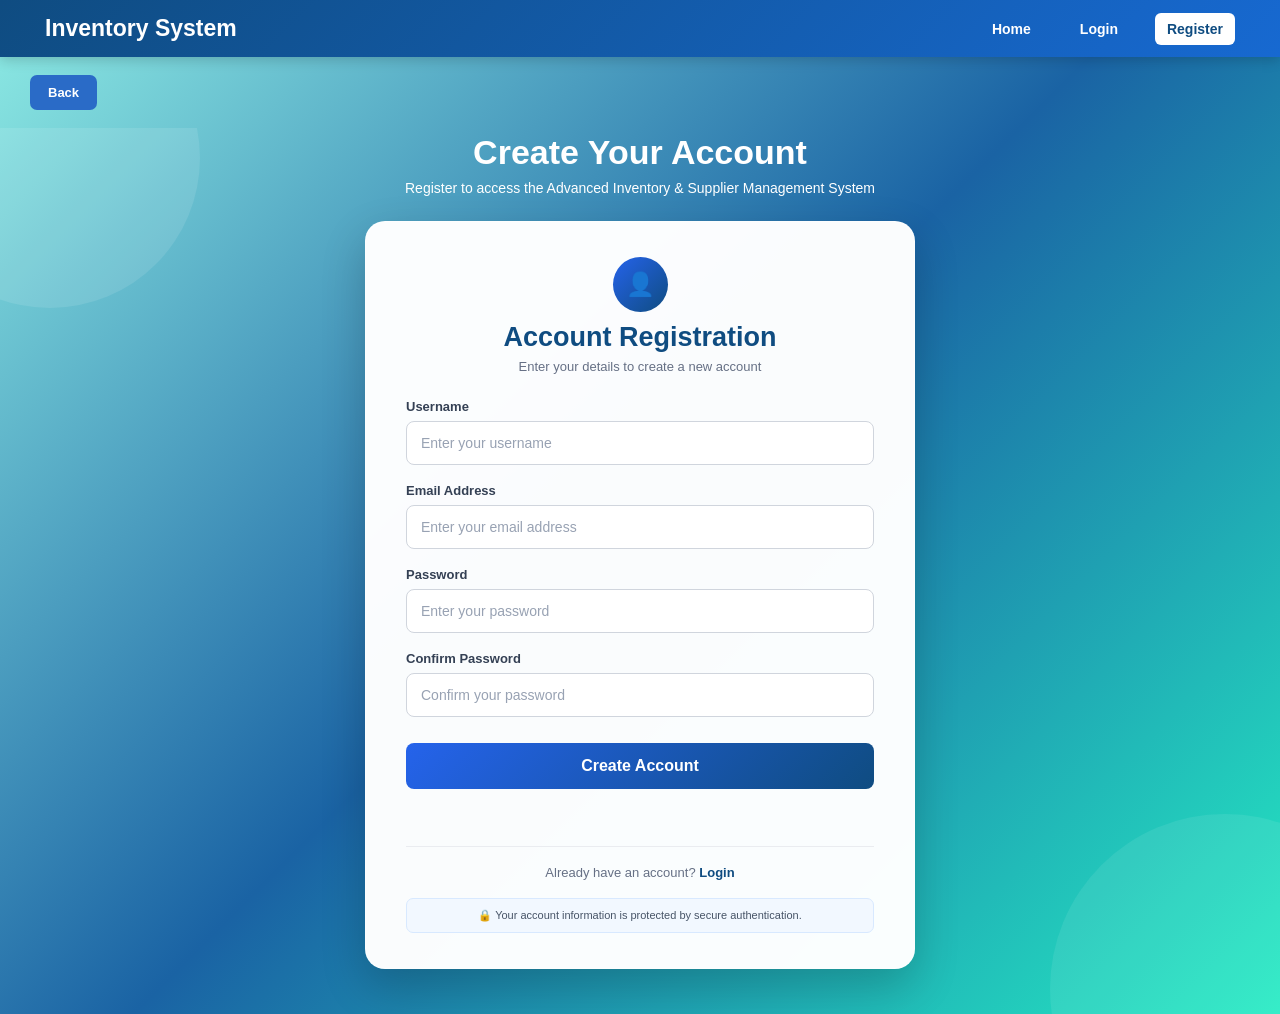
<file: Frontend/templates/register.html>
<!DOCTYPE html>
<html lang="en">

<head>

    <meta charset="UTF-8">

    <meta name="viewport"
          content="width=device-width, initial-scale=1.0">

    <title>Register | Inventory System</title>

    <style>

        /* ==========================
           GENERAL
        =========================== */

        * {
            margin: 0;
            padding: 0;
            box-sizing: border-box;
            font-family: Arial, Helvetica, sans-serif;
        }

        body {

            min-height: 100vh;

            background:
                linear-gradient(
                    135deg,
                    #8eece4 0%,
                    #1a63a4 50%,
                    #25ebc3 100%
                );

        }


        /* ==========================
           NAVIGATION BAR
        =========================== */

        .navbar {

            width: 100%;

            display: flex;

            justify-content: space-between;

            align-items: center;

            padding: 15px 45px;

            background:
                linear-gradient(
                    135deg,
                    #0f4c81,
                    #1769d1
                );

            box-shadow:
                0 3px 12px
                rgba(0, 0, 0, 0.18);

        }


        .logo h2 {

            color: white;

            font-size: 23px;

        }


        .nav-links {

            display: flex;

            list-style: none;

            gap: 25px;

        }


        .nav-links a {

            color: white;

            text-decoration: none;

            font-size: 14px;

            font-weight: bold;

            padding: 8px 12px;

            border-radius: 6px;

            transition: 0.3s;

        }


        .nav-links a:hover {

            background: rgba(255,255,255,0.15);

            color: #ffd54f;

        }


        /* Active Register */

        .nav-links .active {

            background: #ffffff;

            color: #0f4c81;

        }


        .nav-links .active:hover {

            color: #0f4c81;

            background: white;

        }


        /* ==========================
           BACK BUTTON
        =========================== */

        .top-buttons {

            position: relative;

            z-index: 5;

            padding: 18px 30px;

        }


        .top-buttons button {

            background: #2a6bc7;

            color: white;

            padding: 10px 18px;

            border: none;

            border-radius: 7px;

            cursor: pointer;

            font-size: 13px;

            font-weight: bold;

        }


        .top-buttons button:hover {

            background: #0f4c81;

        }


        /* ==========================
           REGISTER PAGE
        =========================== */

        .register-page {

            width: 100%;

            min-height:
                calc(100vh - 115px);

            padding: 5px 20px 45px;

            position: relative;

            overflow: hidden;

        }


        /* Decorative Circle */

        .register-page::before {

            content: "";

            position: absolute;

            width: 300px;

            height: 300px;

            border-radius: 50%;

            background:
                rgba(255,255,255,0.10);

            top: -120px;

            left: -100px;

        }


        .register-page::after {

            content: "";

            position: absolute;

            width: 350px;

            height: 350px;

            border-radius: 50%;

            background:
                rgba(255,255,255,0.08);

            right: -120px;

            bottom: -150px;

        }


        /* ==========================
           PROJECT TITLE
        =========================== */

        .register-title {

            position: relative;

            z-index: 2;

            text-align: center;

            margin-bottom: 25px;

        }


        .register-title h1 {

            color: white;

            font-size: 34px;

            margin-bottom: 8px;

        }


        .register-title p {

            color: white;

            font-size: 14px;

        }


        /* ==========================
           REGISTER CARD
        =========================== */

        .register-card {

            position: relative;

            z-index: 3;

            width: 550px;

            max-width: 95%;

            margin: auto;

            padding: 35px 40px;

            background: rgba(255,255,255,0.98);

            border-radius: 20px;

            border:
                1px solid
                rgba(255,255,255,0.5);

            box-shadow:
                0 18px 45px
                rgba(0,0,0,0.20);

        }


        .card-heading {

            text-align: center;

            margin-bottom: 25px;

        }


        .card-heading .icon {

            width: 55px;

            height: 55px;

            margin: auto;

            margin-bottom: 10px;

            border-radius: 50%;

            display: flex;

            justify-content: center;

            align-items: center;

            background:
                linear-gradient(
                    135deg,
                    #2563eb,
                    #0f4c81
                );

            color: white;

            font-size: 23px;

        }


        .card-heading h2 {

            color: #0f4c81;

            font-size: 27px;

            margin-bottom: 6px;

        }


        .card-heading p {

            color: #667085;

            font-size: 13px;

        }


        /* ==========================
           INPUT
        =========================== */

        .input-group {

            margin-bottom: 18px;

        }


        .input-group label {

            display: block;

            margin-bottom: 7px;

            font-size: 13px;

            font-weight: bold;

            color: #344054;

        }


        .input-group input {

            width: 100%;

            padding: 13px 14px;

            border:
                1px solid #d0d5dd;

            border-radius: 8px;

            font-size: 14px;

            outline: none;

            transition: 0.3s;

        }


        .input-group input:focus {

            border:
                2px solid #2563eb;

            box-shadow:
                0 0 0 3px
                rgba(37,99,235,0.10);

        }


        .input-group input::placeholder {

            color: #98a2b3;

        }


        /* ==========================
           REGISTER BUTTON
        =========================== */

        .register-card button {

            width: 100%;

            margin-top: 8px;

            padding: 14px;

            border: none;

            border-radius: 8px;

            background:
                linear-gradient(
                    135deg,
                    #2563eb,
                    #0f4c81
                );

            color: white;

            font-size: 16px;

            font-weight: bold;

            cursor: pointer;

            transition: 0.3s;

        }


        .register-card button:hover {

            transform:
                translateY(-1px);

            box-shadow:
                0 7px 18px
                rgba(37,99,235,0.30);

        }


        .register-card button:disabled {

            opacity: 0.7;

            cursor: not-allowed;

        }


        /* ==========================
           MESSAGE
        =========================== */

        #message {

            min-height: 20px;

            text-align: center;

            margin-top: 15px;

            font-size: 13px;

            font-weight: bold;

        }


        /* ==========================
           LOGIN LINK
        =========================== */

        .register-footer {

            text-align: center;

            margin-top: 22px;

            padding-top: 18px;

            border-top:
                1px solid #eaecf0;

            font-size: 13px;

            color: #667085;

        }


        .register-footer a {

            color: #0f4c81;

            text-decoration: none;

            font-weight: bold;

        }


        .register-footer a:hover {

            text-decoration: underline;

        }


        /* ==========================
           SECURITY
        =========================== */

        .security-info {

            margin-top: 18px;

            padding: 10px;

            background: #f2f8ff;

            border:
                1px solid #d8e9ff;

            border-radius: 7px;

            text-align: center;

            color: #475467;

            font-size: 11px;

        }


        /* ==========================
           RESPONSIVE
        =========================== */

        @media(max-width:700px) {

            .navbar {

                padding: 14px 20px;

                flex-direction: column;

                gap: 10px;

            }


            .nav-links {

                gap: 8px;

                flex-wrap: wrap;

                justify-content: center;

            }


            .register-title h1 {

                font-size: 27px;

            }


            .register-card {

                padding: 28px 22px;

            }

        }

    </style>

</head>


<body>


    <!-- ==========================
         NAVIGATION BAR
    =========================== -->

    <header>

        <nav class="navbar">


            <div class="logo">

                <h2>
                    Inventory System
                </h2>

            </div>


            <ul class="nav-links">

                <li>

                    <a href="index.html">
                        Home
                    </a>

                </li>


                <li>

                    <a href="login.html">
                        Login
                    </a>

                </li>


                <li>

                    <a href="register.html"
                       class="active">

                        Register

                    </a>

                </li>

            </ul>

        </nav>

    </header>


    <!-- ==========================
         BACK BUTTON
    =========================== -->

    <div class="top-buttons">

        <button
            type="button"
            onclick="history.back()">

            Back

        </button>

    </div>


    <!-- ==========================
         REGISTER PAGE
    =========================== -->

    <main class="register-page">


        <!-- PAGE TITLE -->

        <div class="register-title">

            <h1>
                Create Your Account
            </h1>

            <p>
                Register to access the
                Advanced Inventory &
                Supplier Management System
            </p>

        </div>


        <!-- ==========================
             REGISTER CARD
        =========================== -->

        <div class="register-card">


            <div class="card-heading">

                <div class="icon">
                    👤
                </div>

                <h2>
                    Account Registration
                </h2>

                <p>
                    Enter your details to create
                    a new account
                </p>

            </div>


            <!-- REGISTER FORM -->

            <form id="registerForm">


                <!-- USERNAME -->

                <div class="input-group">

                    <label for="username">
                        Username
                    </label>

                    <input
                        type="text"
                        id="username"
                        name="username"
                        placeholder="Enter your username"
                        autocomplete="username"
                        required
                    >

                </div>


                <!-- EMAIL -->

                <div class="input-group">

                    <label for="email">
                        Email Address
                    </label>

                    <input
                        type="email"
                        id="email"
                        name="email"
                        placeholder="Enter your email address"
                        autocomplete="email"
                        required
                    >

                </div>


                <!-- PASSWORD -->

                <div class="input-group">

                    <label for="password">
                        Password
                    </label>

                    <input
                        type="password"
                        id="password"
                        name="password"
                        placeholder="Enter your password"
                        autocomplete="new-password"
                        required
                    >

                </div>


                <!-- CONFIRM PASSWORD -->

                <div class="input-group">

                    <label for="confirmPassword">
                        Confirm Password
                    </label>

                    <input
                        type="password"
                        id="confirmPassword"
                        name="confirmPassword"
                        placeholder="Confirm your password"
                        autocomplete="new-password"
                        required
                    >

                </div>


                <!-- REGISTER -->

                <button type="submit">

                    Create Account

                </button>


            </form>


            <!-- MESSAGE -->

            <div id="message"></div>


            <!-- LOGIN LINK -->

            <div class="register-footer">

                Already have an account?

                <a href="login.html">

                    Login

                </a>

            </div>


            <!-- SECURITY -->

            <div class="security-info">

                🔒 Your account information is
                protected by secure authentication.

            </div>


        </div>


    </main>


    <!-- ==========================
         JAVASCRIPT
    =========================== -->

    <script>

        const registerForm =
            document.getElementById(
                "registerForm"
            );

        const message =
            document.getElementById(
                "message"
            );


        registerForm.addEventListener(
            "submit",
            async function(event) {

                event.preventDefault();


                const username =
                    document
                    .getElementById("username")
                    .value
                    .trim();


                const email =
                    document
                    .getElementById("email")
                    .value
                    .trim();


                const password =
                    document
                    .getElementById("password")
                    .value;


                const confirmPassword =
                    document
                    .getElementById(
                        "confirmPassword"
                    )
                    .value;


                message.textContent = "";


                /* Password validation */

                if (
                    password !==
                    confirmPassword
                ) {

                    message.textContent =
                        "Passwords do not match.";

                    message.style.color =
                        "red";

                    return;

                }


                if (password.length < 6) {

                    message.textContent =
                        "Password must contain at least 6 characters.";

                    message.style.color =
                        "red";

                    return;

                }


                const button =
                    registerForm.querySelector(
                        "button[type='submit']"
                    );


                button.disabled = true;

                button.textContent =
                    "Creating Account...";


                try {

                    const response =
                        await fetch(
                            "http://127.0.0.1:8000/register",
                            {

                                method: "POST",

                                headers: {

                                    "Content-Type":
                                        "application/json"

                                },

                                body:
                                    JSON.stringify({

                                        username:
                                            username,

                                        email:
                                            email,

                                        password:
                                            password

                                    })

                            }
                        );


                    const data =
                        await response.json();


                    if (!response.ok) {

                        throw new Error(
                            data.detail ||
                            "Registration failed."
                        );

                    }


                    message.textContent =
                        "Registration successful! Redirecting to login...";

                    message.style.color =
                        "green";


                    registerForm.reset();


                    setTimeout(
                        function() {

                            window.location.href =
                                "login.html";

                        },
                        1200
                    );


                }

                catch(error) {

                    console.error(
                        "Registration Error:",
                        error
                    );


                    message.textContent =
                        error.message ||
                        "Registration failed.";

                    message.style.color =
                        "red";


                    button.disabled =
                        false;

                    button.textContent =
                        "Create Account";

                }

            }

        );

    </script>


</body>

</html>
</file>
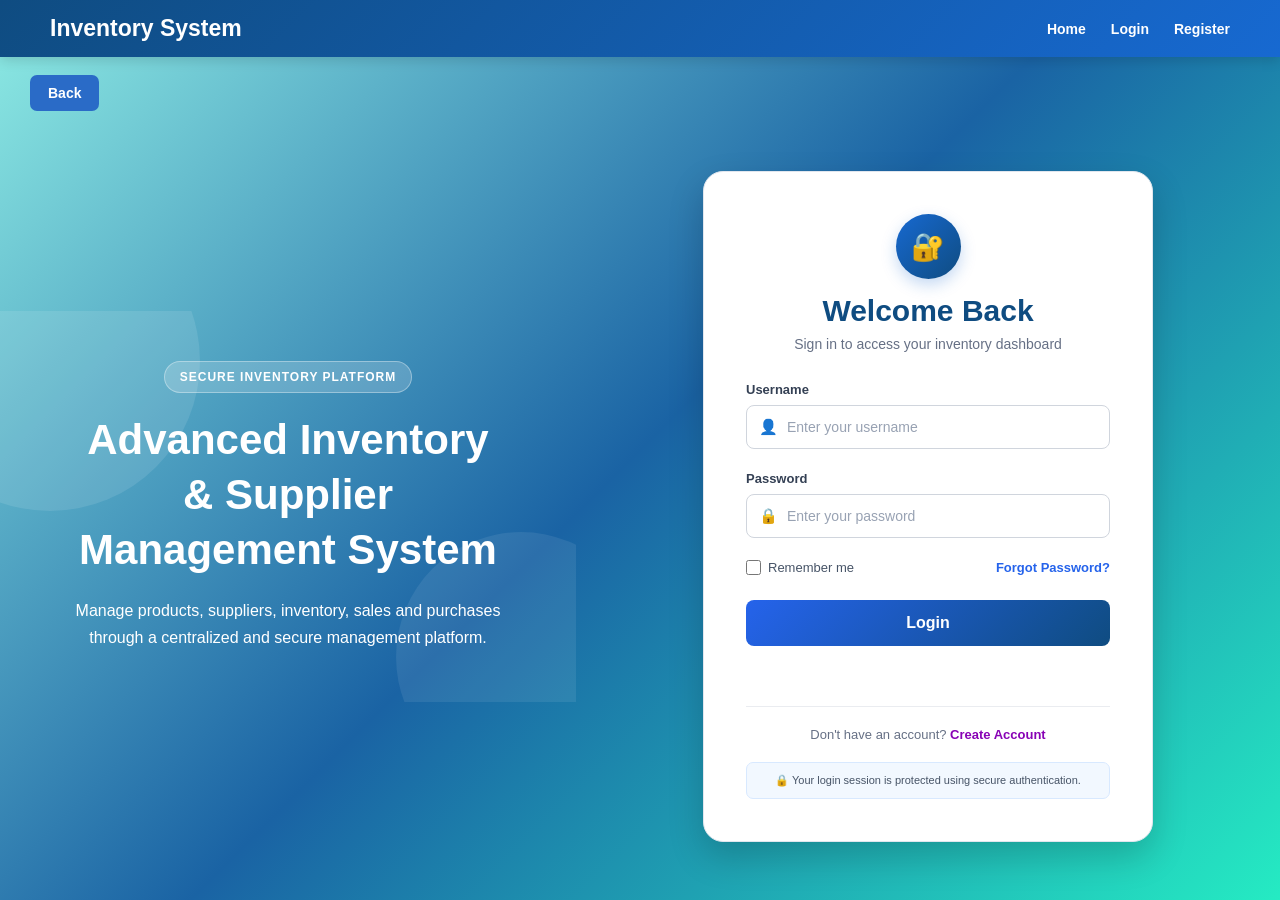
<file: Frontend/templates/reports.html>
<!DOCTYPE html>
<html lang="en">

<head>

    <meta charset="UTF-8">

    <meta name="viewport"
          content="width=device-width, initial-scale=1.0">

    <title>Reports | Advanced Inventory System</title>

    <style>

        * {
            box-sizing: border-box;
        }

        body {
            margin: 0;
            background: #f5f7fb;
            color: #172033;
            font-family: Arial, Helvetica, sans-serif;
            font-size: 14px;
        }

        /* ================================
           MAIN LAYOUT
        ================================= */

        .dashboard-layout {
            display: flex;
            min-height: 100vh;
        }

        /* ================================
           SIDEBAR
        ================================= */

        .dashboard-sidebar {
            width: 240px;
            position: fixed;
            left: 0;
            top: 0;
            bottom: 0;
            background: #ffffff;
            border-right: 1px solid #e1e6ee;
            z-index: 100;
        }

        .sidebar-brand {
            height: 75px;
            display: flex;
            align-items: center;
            padding: 0 22px;
            border-bottom: 1px solid #edf0f4;
        }

        .brand-logo {
            width: 40px;
            height: 40px;
            border-radius: 9px;
            background: #1769d1;
            color: white;
            display: flex;
            align-items: center;
            justify-content: center;
            font-weight: bold;
        }

        .brand-name {
            margin-left: 12px;
            font-size: 17px;
            font-weight: bold;
            color: #17345f;
        }

        .sidebar-menu {
            padding: 20px 14px;
        }

        .sidebar-label {
            padding: 0 12px;
            margin-bottom: 12px;
            color: #8a94a4;
            font-size: 11px;
            font-weight: bold;
        }

        .sidebar-link {
            display: flex;
            align-items: center;
            gap: 12px;
            padding: 13px 14px;
            margin-bottom: 5px;
            border-radius: 8px;
            text-decoration: none;
            color: #526071;
            font-size: 14px;
            font-weight: 600;
        }

        .sidebar-link:hover {
            background: #f1f5fa;
            color: #1769d1;
        }

        .sidebar-link.active {
            background: #eaf2ff;
            color: #1769d1;
            border-left: 4px solid #1769d1;
        }

        .sidebar-icon {
            width: 25px;
            text-align: center;
            font-size: 17px;
        }

        /* ================================
           MAIN CONTENT
        ================================= */

        .dashboard-main {
            margin-left: 240px;
            width: calc(100% - 240px);
            min-height: 100vh;
        }

        /* ================================
           HEADER
        ================================= */

        .dashboard-header {
            height: 75px;
            background: white;
            border-bottom: 1px solid #e1e6ee;
            display: flex;
            align-items: center;
            justify-content: space-between;
            padding: 0 30px;
            position: sticky;
            top: 0;
            z-index: 90;
        }

        .header-title {
            font-size: 20px;
            font-weight: bold;
        }

        .header-right {
            display: flex;
            align-items: center;
            gap: 18px;
        }

        .refresh-status {
            color: #7b8797;
            font-size: 12px;
        }

        .profile-button {
            width: 45px;
            height: 45px;
            border-radius: 50%;
            border: 1px solid #d5deeb;
            background: #1769d1;
            color: white;
            font-weight: bold;
            cursor: pointer;
            font-size: 17px;
        }

        .profile-button:hover {
            background: #0f59b8;
        }

        /* ================================
           CONTENT
        ================================= */

        .dashboard-content {
            padding: 20px 30px 35px;
        }

        /* ================================
           BACK BUTTON
        ================================= */

        .back-button-container {
            margin-bottom: 20px;
        }

        .back-button {
            padding: 10px 18px;
            border: 1px solid #d5dce6;
            border-radius: 7px;
            background: white;
            color: #1769d1;
            font-size: 14px;
            font-weight: bold;
            cursor: pointer;
        }

        .back-button:hover {
            background: #edf4ff;
        }

        /* ================================
           PAGE TITLE
        ================================= */

        .page-title {
            margin-bottom: 25px;
        }

        .page-title h1 {
            margin: 0 0 7px;
            font-size: 30px;
        }

        .page-title p {
            margin: 0;
            color: #737f90;
            font-size: 15px;
        }

        /* ================================
           ACTION BAR
        ================================= */

        .action-bar {
            display: flex;
            justify-content: flex-end;
            gap: 10px;
            margin-bottom: 20px;
        }

        .refresh-button {
            height: 40px;
            padding: 0 18px;
            border: 1px solid #d9e0e8;
            border-radius: 7px;
            background: white;
            color: #1769d1;
            font-weight: bold;
            cursor: pointer;
        }

        .refresh-button:hover {
            background: #edf4ff;
        }

        /* ================================
           SUMMARY CARDS
        ================================= */

        .summary-grid {
            display: grid;
            grid-template-columns: repeat(4, 1fr);
            gap: 18px;
            margin-bottom: 25px;
        }

        .summary-card {
            background: white;
            border: 1px solid #e0e6ee;
            border-radius: 12px;
            padding: 22px;
        }

        .summary-title {
            color: #737f90;
            font-size: 11px;
            font-weight: bold;
            margin-bottom: 10px;
        }

        .summary-value {
            font-size: 27px;
            font-weight: bold;
            color: #18243a;
        }

        .blue {
            color: #1769d1;
        }

        .green {
            color: #16865a;
        }

        .orange {
            color: #c77700;
        }

        .red {
            color: #c53c3c;
        }

        /* ================================
           REPORT CARD
        ================================= */

        .report-card {
            background: white;
            border: 1px solid #e0e6ee;
            border-radius: 12px;
            overflow: hidden;
            margin-bottom: 25px;
        }

        .report-header {
            min-height: 75px;
            padding: 15px 22px;
            display: flex;
            align-items: center;
            justify-content: space-between;
            border-bottom: 1px solid #edf0f4;
        }

        .report-header h3 {
            margin: 0 0 5px;
            font-size: 17px;
        }

        .report-header span {
            color: #8994a5;
            font-size: 12px;
        }

        .search-input {
            width: 280px;
            height: 40px;
            padding: 0 12px;
            border: 1px solid #d9e0e8;
            border-radius: 7px;
            outline: none;
        }

        .search-input:focus {
            border-color: #1769d1;
        }

        /* ================================
           TABLE
        ================================= */

        .table-wrapper {
            overflow-x: auto;
        }

        .report-table {
            width: 100%;
            border-collapse: collapse;
        }

        .report-table th {
            padding: 14px 18px;
            background: #f8fafc;
            color: #697586;
            font-size: 11px;
            text-align: left;
            text-transform: uppercase;
            border-bottom: 1px solid #e5e9ef;
        }

        .report-table td {
            padding: 14px 18px;
            border-bottom: 1px solid #edf0f4;
            color: #475467;
            font-size: 13px;
        }

        .report-table tr:hover {
            background: #fafcff;
        }

        .id-column {
            color: #1769d1;
            font-weight: bold;
        }

        .amount {
            font-weight: bold;
            color: #16865a;
        }

        /* ================================
           STATUS
        ================================= */

        .status {
            display: inline-block;
            padding: 5px 9px;
            border-radius: 20px;
            font-size: 11px;
            font-weight: bold;
        }

        .status-good {
            background: #eaf8f1;
            color: #16865a;
        }

        .status-low {
            background: #fff5df;
            color: #c77700;
        }

        .status-critical {
            background: #fff0f0;
            color: #c53c3c;
        }

        /* ================================
           MESSAGE
        ================================= */

        #message {
            display: none;
            margin-bottom: 20px;
            padding: 12px 15px;
            border-radius: 7px;
            font-weight: bold;
        }

        .success-message {
            display: block !important;
            background: #eaf8f1;
            color: #16865a;
            border: 1px solid #bfe8d3;
        }

        .error-message {
            display: block !important;
            background: #fff2f2;
            color: #c53c3c;
            border: 1px solid #f0caca;
        }

        /* ================================
           PROFILE DRAWER
        ================================= */

        .drawer-overlay {
            display: none;
            position: fixed;
            inset: 0;
            background: rgba(20,30,45,0.35);
            z-index: 200;
        }

        .drawer-overlay.active {
            display: block;
        }

        .profile-drawer {
            position: fixed;
            right: -400px;
            top: 0;
            width: 390px;
            height: 100vh;
            background: white;
            z-index: 210;
            box-shadow: -10px 0 30px rgba(0,0,0,0.12);
            transition: right 0.3s ease;
            overflow-y: auto;
        }

        .profile-drawer.active {
            right: 0;
        }

        .drawer-header {
            padding: 22px;
            border-bottom: 1px solid #e8ecf1;
            display: flex;
            justify-content: space-between;
            align-items: center;
        }

        .drawer-header h2 {
            margin: 0;
            font-size: 20px;
        }

        .close-drawer {
            width: 35px;
            height: 35px;
            border: 1px solid #ddd;
            background: white;
            border-radius: 7px;
            cursor: pointer;
            font-size: 20px;
        }

        .profile-section {
            padding: 25px;
            text-align: center;
            border-bottom: 1px solid #e8ecf1;
        }

        .profile-avatar {
            width: 80px;
            height: 80px;
            margin: auto;
            border-radius: 50%;
            background: #1769d1;
            color: white;
            display: flex;
            align-items: center;
            justify-content: center;
            font-size: 28px;
        }

        .profile-section h3 {
            margin: 12px 0 5px;
            font-size: 19px;
        }

        .profile-section p {
            margin: 0;
            color: #8994a5;
            font-size: 13px;
        }

        .drawer-section {
            padding: 20px 25px;
            border-bottom: 1px solid #e8ecf1;
        }

        .drawer-section h4 {
            margin: 0 0 15px;
            color: #8994a5;
            font-size: 11px;
            text-transform: uppercase;
        }

        .drawer-link {
            display: block;
            padding: 12px 0;
            color: #344054;
            text-decoration: none;
            font-size: 14px;
            font-weight: 600;
        }

        .drawer-link:hover {
            color: #1769d1;
        }

        .logout-button {
            width: 100%;
            padding: 13px;
            border: 1px solid #e1e5eb;
            border-radius: 8px;
            background: white;
            color: #c53c3c;
            font-weight: bold;
            cursor: pointer;
            font-size: 14px;
        }

        .logout-button:hover {
            background: #fff4f4;
        }

        /* ================================
           RESPONSIVE
        ================================= */

        @media (max-width: 1100px) {

            .summary-grid {
                grid-template-columns: repeat(2, 1fr);
            }

        }

        @media (max-width: 700px) {

            .dashboard-sidebar {
                width: 70px;
            }

            .brand-name,
            .sidebar-label,
            .sidebar-link span:not(.sidebar-icon) {
                display: none;
            }

            .sidebar-link {
                justify-content: center;
            }

            .dashboard-main {
                margin-left: 70px;
                width: calc(100% - 70px);
            }

            .dashboard-content {
                padding: 18px;
            }

            .summary-grid {
                grid-template-columns: 1fr;
            }

            .report-header {
                flex-direction: column;
                align-items: flex-start;
                gap: 12px;
                padding: 18px;
            }

            .search-input {
                width: 100%;
            }

            .refresh-status {
                display: none;
            }

            .profile-drawer {
                width: 90%;
            }

        }

    </style>

</head>


<body>


<div class="dashboard-layout">


    <!-- =====================================================
         SIDEBAR
    ====================================================== -->

    <aside class="dashboard-sidebar">


        <div class="sidebar-brand">

            <div class="brand-logo">
                IS
            </div>

            <div class="brand-name">
                Inventory System
            </div>

        </div>


        <div class="sidebar-menu">

            <div class="sidebar-label">
                MAIN MENU
            </div>


            <a href="dashboard.html"
               class="sidebar-link">

                <span class="sidebar-icon">▣</span>
                <span>Dashboard</span>

            </a>


            <a href="products.html"
               class="sidebar-link">

                <span class="sidebar-icon">□</span>
                <span>Products</span>

            </a>


            <a href="suppliers.html"
               class="sidebar-link">

                <span class="sidebar-icon">♧</span>
                <span>Suppliers</span>

            </a>


            <a href="inventory.html"
               class="sidebar-link">

                <span class="sidebar-icon">▤</span>
                <span>Inventory</span>

            </a>


            <a href="sales.html"
               class="sidebar-link">

                <span class="sidebar-icon">⌁</span>
                <span>Sales</span>

            </a>


            <a href="reports.html"
               class="sidebar-link active">

                <span class="sidebar-icon">▥</span>
                <span>Reports</span>

            </a>

        </div>

    </aside>



    <!-- =====================================================
         MAIN
    ====================================================== -->

    <main class="dashboard-main">


        <!-- HEADER -->

        <header class="dashboard-header">


            <div class="header-title">
                Reports
            </div>


            <div class="header-right">


                <span
                    class="refresh-status"
                    id="refreshStatus">

                    Auto refresh: 30s

                </span>


                <span id="currentDate">
                    Loading...
                </span>


                <button
                    class="profile-button"
                    onclick="openProfile()"
                    title="Profile">

                    👤

                </button>

            </div>

        </header>



        <!-- CONTENT -->

        <section class="dashboard-content">


            <!-- BACK -->

            <div class="back-button-container">

                <button
                    class="back-button"
                    onclick="history.back()">

                    Back

                </button>

            </div>



            <!-- TITLE -->

            <div class="page-title">

                <h1>
                    Business Reports
                </h1>

                <p>
                    Monitor inventory, sales, purchases
                    and low-stock information.
                </p>

            </div>



            <!-- ACTION -->

            <div class="action-bar">

                <button
                    class="refresh-button"
                    onclick="loadAllReports()">

                    ↻ Refresh Reports

                </button>

            </div>



            <!-- MESSAGE -->

            <div id="message"></div>



            <!-- =================================================
                 SUMMARY
            ================================================== -->

            <div class="summary-grid">


                <div class="summary-card">

                    <div class="summary-title">
                        TOTAL PRODUCTS
                    </div>

                    <div
                        class="summary-value blue"
                        id="totalProducts">

                        0

                    </div>

                </div>


                <div class="summary-card">

                    <div class="summary-title">
                        TOTAL STOCK
                    </div>

                    <div
                        class="summary-value green"
                        id="totalStock">

                        0

                    </div>

                </div>


                <div class="summary-card">

                    <div class="summary-title">
                        TOTAL SALES
                    </div>

                    <div
                        class="summary-value orange"
                        id="totalSales">

                        ₹0.00

                    </div>

                </div>


                <div class="summary-card">

                    <div class="summary-title">
                        LOW STOCK ITEMS
                    </div>

                    <div
                        class="summary-value red"
                        id="lowStockCount">

                        0

                    </div>

                </div>


            </div>



            <!-- =================================================
                 INVENTORY REPORT
            ================================================== -->

            <div class="report-card">


                <div class="report-header">


                    <div>

                        <h3>
                            Inventory Report
                        </h3>

                        <span>
                            Current product stock information
                        </span>

                    </div>


                    <input
                        type="text"
                        class="search-input"
                        id="inventorySearch"
                        placeholder="Search inventory...">

                </div>



                <div class="table-wrapper">


                    <table class="report-table">


                        <thead>

                            <tr>

                                <th>
                                    Inventory ID
                                </th>

                                <th>
                                    Product ID
                                </th>

                                <th>
                                    Quantity
                                </th>

                                <th>
                                    Minimum Stock
                                </th>

                                <th>
                                    Last Updated
                                </th>

                                <th>
                                    Status
                                </th>

                            </tr>

                        </thead>


                        <tbody id="inventoryTable">

                            <tr>

                                <td
                                    colspan="6"
                                    style="text-align:center;padding:30px;">

                                    Loading inventory...

                                </td>

                            </tr>

                        </tbody>


                    </table>

                </div>

            </div>



            <!-- =================================================
                 SALES REPORT
            ================================================== -->

            <div class="report-card">


                <div class="report-header">


                    <div>

                        <h3>
                            Sales Report
                        </h3>

                        <span>
                            Product sales transactions
                        </span>

                    </div>


                    <input
                        type="text"
                        class="search-input"
                        id="salesSearch"
                        placeholder="Search sales...">

                </div>



                <div class="table-wrapper">


                    <table class="report-table">


                        <thead>

                            <tr>

                                <th>
                                    Sale ID
                                </th>

                                <th>
                                    Product ID
                                </th>

                                <th>
                                    Quantity
                                </th>

                                <th>
                                    Selling Price
                                </th>

                                <th>
                                    Sale Date
                                </th>

                                <th>
                                    Total Amount
                                </th>

                            </tr>

                        </thead>


                        <tbody id="salesTable">

                            <tr>

                                <td
                                    colspan="6"
                                    style="text-align:center;padding:30px;">

                                    Loading sales...

                                </td>

                            </tr>

                        </tbody>


                    </table>

                </div>

            </div>



            <!-- =================================================
                 PURCHASE REPORT
            ================================================== -->

            <div class="report-card">


                <div class="report-header">


                    <div>

                        <h3>
                            Purchase Report
                        </h3>

                        <span>
                            Supplier purchase transactions
                        </span>

                    </div>


                    <input
                        type="text"
                        class="search-input"
                        id="purchaseSearch"
                        placeholder="Search purchases...">

                </div>



                <div class="table-wrapper">


                    <table class="report-table">


                        <thead>

                            <tr>

                                <th>
                                    Purchase ID
                                </th>

                                <th>
                                    Product ID
                                </th>

                                <th>
                                    Supplier ID
                                </th>

                                <th>
                                    Quantity
                                </th>

                                <th>
                                    Purchase Price
                                </th>

                                <th>
                                    Purchase Date
                                </th>

                                <th>
                                    Total Cost
                                </th>

                            </tr>

                        </thead>


                        <tbody id="purchaseTable">

                            <tr>

                                <td
                                    colspan="7"
                                    style="text-align:center;padding:30px;">

                                    Loading purchases...

                                </td>

                            </tr>

                        </tbody>


                    </table>

                </div>

            </div>



            <!-- =================================================
                 LOW STOCK REPORT
            ================================================== -->

            <div class="report-card">


                <div class="report-header">

                    <div>

                        <h3>
                            Low Stock Report
                        </h3>

                        <span>
                            Products requiring stock attention
                        </span>

                    </div>

                </div>


                <div class="table-wrapper">


                    <table class="report-table">


                        <thead>

                            <tr>

                                <th>
                                    Inventory ID
                                </th>

                                <th>
                                    Product ID
                                </th>

                                <th>
                                    Current Quantity
                                </th>

                                <th>
                                    Minimum Stock
                                </th>

                                <th>
                                    Difference
                                </th>

                                <th>
                                    Status
                                </th>

                            </tr>

                        </thead>


                        <tbody id="lowStockTable">

                            <tr>

                                <td
                                    colspan="6"
                                    style="text-align:center;padding:30px;">

                                    Loading low stock information...

                                </td>

                            </tr>

                        </tbody>


                    </table>

                </div>

            </div>


        </section>

    </main>

</div>



<!-- =========================================================
     PROFILE DRAWER
========================================================= -->

<div
    class="drawer-overlay"
    id="drawerOverlay"
    onclick="closeProfile()">
</div>


<div
    class="profile-drawer"
    id="profileDrawer">


    <div class="drawer-header">

        <h2>
            Profile
        </h2>

        <button
            class="close-drawer"
            onclick="closeProfile()">

            ×

        </button>

    </div>


    <div class="profile-section">


        <div class="profile-avatar">
            👤
        </div>


        <h3>
            User
        </h3>


        <p>
            Inventory System User
        </p>


    </div>


    <div class="drawer-section">

        <h4>
            Workspace
        </h4>


        <a href="dashboard.html"
           class="drawer-link">

            📊 Dashboard

        </a>


        <a href="products.html"
           class="drawer-link">

            📦 Products

        </a>


        <a href="suppliers.html"
           class="drawer-link">

            👥 Suppliers

        </a>


        <a href="inventory.html"
           class="drawer-link">

            🏬 Inventory

        </a>


        <a href="sales.html"
           class="drawer-link">

            💰 Sales

        </a>


        <a href="reports.html"
           class="drawer-link">

            📈 Reports

        </a>

        <a href="purchases.html" 
            class="drawer-link">
          🛒Purchases
        </a>


    </div>


    <div class="drawer-section">

        <h4>
            Account
        </h4>


        <a href="profile.html"
           class="drawer-link">

            👤 My Profile

        </a>


        <a href="#"
           class="drawer-link">

            ⚙ Settings

        </a>

    </div>


    <div class="drawer-section">

        <button
            class="logout-button"
            onclick="logout()">

            🚪 Logout

        </button>

    </div>


</div>



<!-- =========================================================
     JAVASCRIPT
========================================================= -->

<script>


    /* =====================================================
       API
    ====================================================== */

    const API =
        "http://127.0.0.1:8000";


    const token =
        localStorage.getItem(
            "access_token"
        );


    if (!token) {

        window.location.href =
            "login.html";

    }


    let inventoryData = [];

    let salesData = [];

    let purchaseData = [];



    /* =====================================================
       LOAD INVENTORY
    ====================================================== */

    async function loadInventoryReport() {


        try {


            const response =
                await fetch(
                    API + "/inventory/",
                    {

                        headers: {

                            "Authorization":
                                "Bearer " +
                                token

                        }

                    }
                );


            if (response.status === 401) {

                logout();

                return;

            }


            if (!response.ok) {

                throw new Error(
                    "Unable to load inventory"
                );

            }


            inventoryData =
                await response.json();


            displayInventory(
                inventoryData
            );


            displayLowStock(
                inventoryData
            );


        }

        catch (error) {

            console.error(error);

            document.getElementById(
                "inventoryTable"
            ).innerHTML = `

                <tr>

                    <td
                        colspan="6"
                        style="
                            text-align:center;
                            padding:30px;
                            color:#c53c3c;
                        ">

                        Unable to load inventory data.

                    </td>

                </tr>

            `;

        }

    }



    /* =====================================================
       DISPLAY INVENTORY
    ====================================================== */

    function displayInventory(
        data
    ) {


        const table =
            document.getElementById(
                "inventoryTable"
            );


        if (
            !data ||
            data.length === 0
        ) {

            table.innerHTML = `

                <tr>

                    <td
                        colspan="6"
                        style="
                            text-align:center;
                            padding:30px;
                        ">

                        No inventory records found.

                    </td>

                </tr>

            `;

            return;

        }


        let html = "";


        data.forEach(
            item => {


                const quantity =
                    Number(
                        item.quantity || 0
                    );


                const minimum =
                    Number(
                        item.minimum_stock || 0
                    );


                let status =
                    "In Stock";


                let statusClass =
                    "status-good";


                if (
                    quantity <= minimum
                ) {

                    status =
                        "Low Stock";

                    statusClass =
                        "status-low";

                }


                if (
                    quantity === 0
                ) {

                    status =
                        "Out of Stock";

                    statusClass =
                        "status-critical";

                }


                html += `

                    <tr>

                        <td class="id-column">

                            ${item.inventory_id ?? "-"}

                        </td>

                        <td>

                            ${item.product_id ?? "-"}

                        </td>

                        <td>

                            ${quantity}

                        </td>

                        <td>

                            ${minimum}

                        </td>

                        <td>

                            ${item.last_updated ?? "-"}

                        </td>

                        <td>

                            <span
                                class="status ${statusClass}">

                                ${status}

                            </span>

                        </td>

                    </tr>

                `;

            }
        );


        table.innerHTML =
            html;


        document.getElementById(
            "totalStock"
        ).textContent =
            data.reduce(
                (
                    total,
                    item
                ) =>
                    total +
                    Number(
                        item.quantity || 0
                    ),
                0
            );


        document.getElementById(
            "totalProducts"
        ).textContent =
            data.length;

    }



    /* =====================================================
       LOW STOCK
    ====================================================== */

    function displayLowStock(
        data
    ) {


        const table =
            document.getElementById(
                "lowStockTable"
            );


        const lowStock =
            data.filter(
                item =>
                    Number(
                        item.quantity || 0
                    ) <=
                    Number(
                        item.minimum_stock || 0
                    )
            );


        document.getElementById(
            "lowStockCount"
        ).textContent =
            lowStock.length;


        if (
            lowStock.length === 0
        ) {

            table.innerHTML = `

                <tr>

                    <td
                        colspan="6"
                        style="
                            text-align:center;
                            padding:30px;
                            color:#16865a;
                        ">

                        ✓ No low-stock products.

                    </td>

                </tr>

            `;

            return;

        }


        let html = "";


        lowStock.forEach(
            item => {


                const quantity =
                    Number(
                        item.quantity || 0
                    );


                const minimum =
                    Number(
                        item.minimum_stock || 0
                    );


                const difference =
                    quantity -
                    minimum;


                const status =
                    quantity === 0
                    ? "Critical"
                    : "Low Stock";


                const statusClass =
                    quantity === 0
                    ? "status-critical"
                    : "status-low";


                html += `

                    <tr>

                        <td class="id-column">

                            ${item.inventory_id ?? "-"}

                        </td>

                        <td>

                            ${item.product_id ?? "-"}

                        </td>

                        <td>

                            ${quantity}

                        </td>

                        <td>

                            ${minimum}

                        </td>

                        <td>

                            ${difference}

                        </td>

                        <td>

                            <span
                                class="status ${statusClass}">

                                ${status}

                            </span>

                        </td>

                    </tr>

                `;

            }
        );


        table.innerHTML =
            html;

    }



    /* =====================================================
       LOAD SALES
    ====================================================== */

    async function loadSalesReport() {


        try {


            const response =
                await fetch(
                    API + "/sales/",
                    {

                        headers: {

                            "Authorization":
                                "Bearer " +
                                token

                        }

                    }
                );


            if (!response.ok) {

                throw new Error(
                    "Unable to load sales"
                );

            }


            salesData =
                await response.json();


            displaySales(
                salesData
            );


        }

        catch (error) {

            console.error(error);

            document.getElementById(
                "salesTable"
            ).innerHTML = `

                <tr>

                    <td
                        colspan="6"
                        style="
                            text-align:center;
                            padding:30px;
                        ">

                        Unable to load sales data.

                    </td>

                </tr>

            `;

        }

    }



    /* =====================================================
       DISPLAY SALES
    ====================================================== */

    function displaySales(
        data
    ) {


        const table =
            document.getElementById(
                "salesTable"
            );


        if (
            !data ||
            data.length === 0
        ) {

            table.innerHTML = `

                <tr>

                    <td
                        colspan="6"
                        style="
                            text-align:center;
                            padding:30px;
                        ">

                        No sales records found.

                    </td>

                </tr>

            `;

            document.getElementById(
                "totalSales"
            ).textContent =
                "₹0.00";

            return;

        }


        let html = "";


        let totalSales = 0;


        data.forEach(
            sale => {


                const quantity =
                    Number(
                        sale.quantity || 0
                    );


                const price =
                    Number(
                        sale.selling_price || 0
                    );


                const total =
                    quantity *
                    price;


                totalSales +=
                    total;


                html += `

                    <tr>

                        <td class="id-column">

                            ${sale.sale_id ?? "-"}

                        </td>

                        <td>

                            ${sale.product_id ?? "-"}

                        </td>

                        <td>

                            ${quantity}

                        </td>

                        <td>

                            ₹${price.toFixed(2)}

                        </td>

                        <td>

                            ${sale.sale_date ?? "-"}

                        </td>

                        <td class="amount">

                            ₹${total.toFixed(2)}

                        </td>

                    </tr>

                `;

            }
        );


        table.innerHTML =
            html;


        document.getElementById(
            "totalSales"
        ).textContent =
            "₹" +
            totalSales.toFixed(2);

    }



    /* =====================================================
       LOAD PURCHASES
    ====================================================== */

    async function loadPurchaseReport() {


        try {


            const response =
                await fetch(
                    API + "/purchases/",
                    {

                        headers: {

                            "Authorization":
                                "Bearer " +
                                token

                        }

                    }
                );


            if (!response.ok) {

                throw new Error(
                    "Unable to load purchases"
                );

            }


            purchaseData =
                await response.json();


            displayPurchases(
                purchaseData
            );


        }

        catch (error) {

            console.error(error);

            document.getElementById(
                "purchaseTable"
            ).innerHTML = `

                <tr>

                    <td
                        colspan="7"
                        style="
                            text-align:center;
                            padding:30px;
                        ">

                        Unable to load purchase data.

                    </td>

                </tr>

            `;

        }

    }



    /* =====================================================
       DISPLAY PURCHASES
    ====================================================== */

    function displayPurchases(
        data
    ) {


        const table =
            document.getElementById(
                "purchaseTable"
            );


        if (
            !data ||
            data.length === 0
        ) {

            table.innerHTML = `

                <tr>

                    <td
                        colspan="7"
                        style="
                            text-align:center;
                            padding:30px;
                        ">

                        No purchase records found.

                    </td>

                </tr>

            `;

            return;

        }


        let html = "";


        data.forEach(
            purchase => {


                const quantity =
                    Number(
                        purchase.quantity || 0
                    );


                const price =
                    Number(
                        purchase.purchase_price || 0
                    );


                const total =
                    quantity *
                    price;


                html += `

                    <tr>

                        <td class="id-column">

                            ${purchase.purchase_id ?? "-"}

                        </td>

                        <td>

                            ${purchase.product_id ?? "-"}

                        </td>

                        <td>

                            ${purchase.supplier_id ?? "-"}

                        </td>

                        <td>

                            ${quantity}

                        </td>

                        <td>

                            ₹${price.toFixed(2)}

                        </td>

                        <td>

                            ${purchase.purchase_date ?? "-"}

                        </td>

                        <td class="amount">

                            ₹${total.toFixed(2)}

                        </td>

                    </tr>

                `;

            }
        );


        table.innerHTML =
            html;

    }



    /* =====================================================
       SEARCH INVENTORY
    ====================================================== */

    document
        .getElementById(
            "inventorySearch"
        )
        .addEventListener(
            "input",
            function() {


                const search =
                    this.value
                    .toLowerCase();


                const filtered =
                    inventoryData.filter(
                        item =>

                            String(
                                item.inventory_id
                            )
                            .includes(search)

                            ||

                            String(
                                item.product_id
                            )
                            .includes(search)

                    );


                displayInventory(
                    filtered
                );


            }
        );



    /* =====================================================
       SEARCH SALES
    ====================================================== */

    document
        .getElementById(
            "salesSearch"
        )
        .addEventListener(
            "input",
            function() {


                const search =
                    this.value
                    .toLowerCase();


                const filtered =
                    salesData.filter(
                        item =>

                            String(
                                item.sale_id
                            )
                            .includes(search)

                            ||

                            String(
                                item.product_id
                            )
                            .includes(search)

                            ||

                            String(
                                item.sale_date
                            )
                            .toLowerCase()
                            .includes(search)

                    );


                displaySales(
                    filtered
                );


            }
        );



    /* =====================================================
       SEARCH PURCHASES
    ====================================================== */

    document
        .getElementById(
            "purchaseSearch"
        )
        .addEventListener(
            "input",
            function() {


                const search =
                    this.value
                    .toLowerCase();


                const filtered =
                    purchaseData.filter(
                        item =>

                            String(
                                item.purchase_id
                            )
                            .includes(search)

                            ||

                            String(
                                item.product_id
                            )
                            .includes(search)

                            ||

                            String(
                                item.supplier_id
                            )
                            .includes(search)

                            ||

                            String(
                                item.purchase_date
                            )
                            .toLowerCase()
                            .includes(search)

                    );


                displayPurchases(
                    filtered
                );


            }
        );



    /* =====================================================
       LOAD ALL REPORTS
    ====================================================== */

    async function loadAllReports() {


        updateRefreshStatus();


        await Promise.all([
            loadInventoryReport(),
            loadSalesReport(),
            loadPurchaseReport()
        ]);


    }



    /* =====================================================
       REFRESH STATUS
    ====================================================== */

    function updateRefreshStatus() {


        document.getElementById(
            "refreshStatus"
        ).textContent =
            "Last updated: " +
            new Date().toLocaleTimeString(
                "en-IN"
            );

    }



    /* =====================================================
       AUTO REFRESH
    ====================================================== */

    setInterval(function () {window.location.reload();}, 30000);




    /* =====================================================
       PROFILE
    ====================================================== */

    function openProfile() {


        document
            .getElementById(
                "profileDrawer"
            )
            .classList.add(
                "active"
            );


        document
            .getElementById(
                "drawerOverlay"
            )
            .classList.add(
                "active"
            );

    }



    function closeProfile() {


        document
            .getElementById(
                "profileDrawer"
            )
            .classList.remove(
                "active"
            );


        document
            .getElementById(
                "drawerOverlay"
            )
            .classList.remove(
                "active"
            );

    }



    /* =====================================================
       LOGOUT
    ====================================================== */

    function logout() {


        localStorage.removeItem(
            "access_token"
        );


        localStorage.removeItem(
            "token"
        );


        window.location.href =
            "login.html";

    }



    /* =====================================================
       CURRENT DATE
    ====================================================== */

    document.getElementById(
        "currentDate"
    ).textContent =
        new Date().toLocaleDateString(
            "en-IN",
            {

                day: "2-digit",

                month: "short",

                year: "numeric"

            }
        );



    /* =====================================================
       INITIAL LOAD
    ====================================================== */

    loadAllReports();


</script>


</body>

</html>
</file>
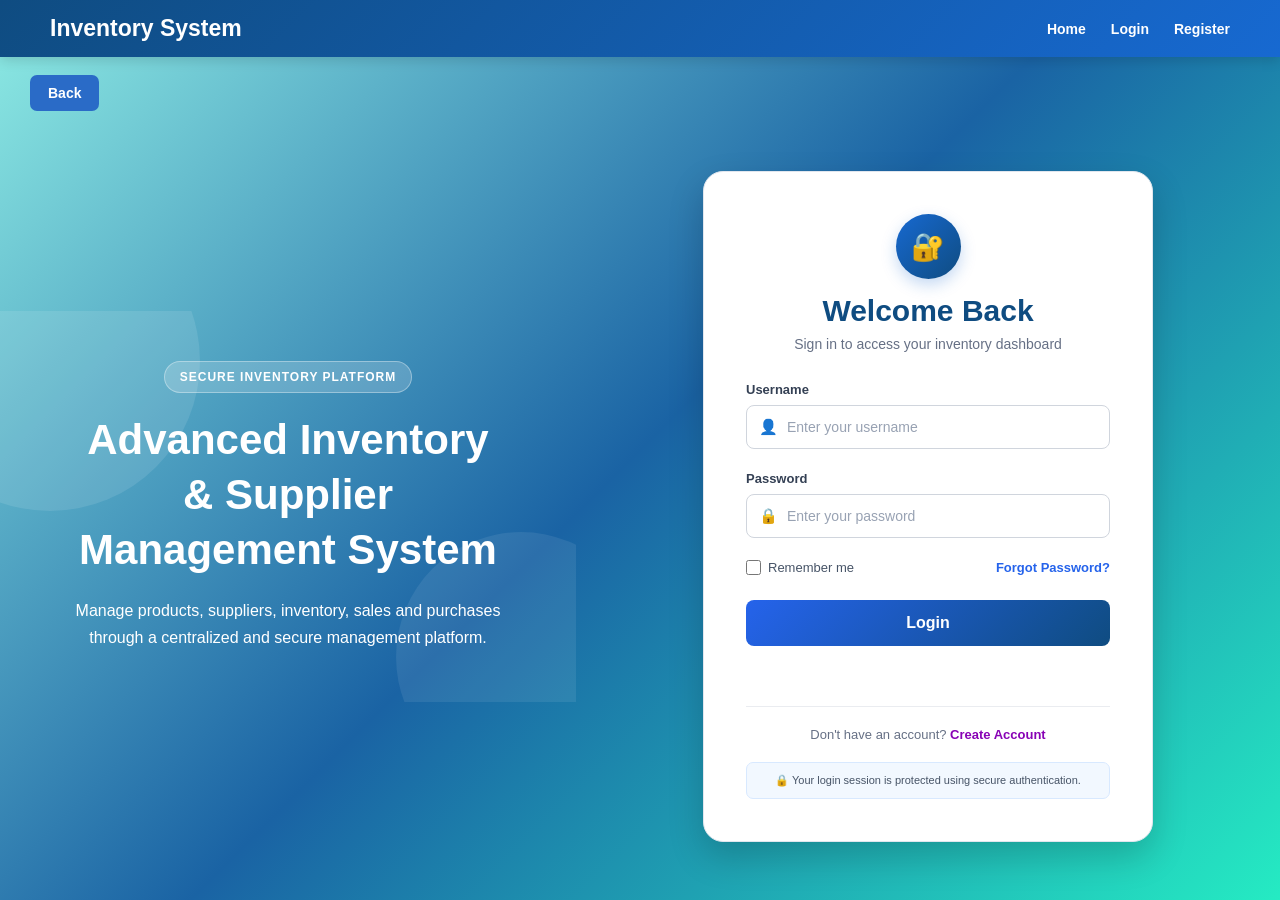
<file: Frontend/templates/sales.html>
<!DOCTYPE html>
<html lang="en">

<head>

    <meta charset="UTF-8">

    <meta name="viewport"
          content="width=device-width, initial-scale=1.0">

    <title>Sales | Advanced Inventory System</title>

    <style>

        * {
            box-sizing: border-box;
        }

        body {
            margin: 0;
            background: #f5f7fb;
            color: #172033;
            font-family: Arial, Helvetica, sans-serif;
            font-size: 14px;
        }

        /* ==========================================
           MAIN LAYOUT
        ========================================== */

        .dashboard-layout {
            display: flex;
            min-height: 100vh;
        }

        /* ==========================================
           SIDEBAR
        ========================================== */

        .dashboard-sidebar {
            width: 240px;
            position: fixed;
            left: 0;
            top: 0;
            bottom: 0;
            background: white;
            border-right: 1px solid #e1e6ee;
            z-index: 100;
        }

        .sidebar-brand {
            height: 75px;
            display: flex;
            align-items: center;
            padding: 0 22px;
            border-bottom: 1px solid #edf0f4;
        }

        .brand-logo {
            width: 40px;
            height: 40px;
            border-radius: 9px;
            background: #1769d1;
            color: white;
            display: flex;
            align-items: center;
            justify-content: center;
            font-weight: bold;
        }

        .brand-name {
            margin-left: 12px;
            font-size: 17px;
            font-weight: bold;
            color: #17345f;
        }

        .sidebar-menu {
            padding: 20px 14px;
        }

        .sidebar-label {
            padding: 0 12px;
            margin-bottom: 12px;
            color: #8a94a4;
            font-size: 11px;
            font-weight: bold;
        }

        .sidebar-link {
            display: flex;
            align-items: center;
            gap: 12px;
            padding: 13px 14px;
            margin-bottom: 5px;
            border-radius: 8px;
            text-decoration: none;
            color: #526071;
            font-size: 14px;
            font-weight: 600;
        }

        .sidebar-link:hover {
            background: #f1f5fa;
            color: #1769d1;
        }

        .sidebar-link.active {
            background: #eaf2ff;
            color: #1769d1;
            border-left: 4px solid #1769d1;
        }

        .sidebar-icon {
            width: 25px;
            text-align: center;
            font-size: 17px;
        }

        /* ==========================================
           MAIN
        ========================================== */

        .dashboard-main {
            margin-left: 240px;
            width: calc(100% - 240px);
            min-height: 100vh;
        }

        /* ==========================================
           HEADER
        ========================================== */

        .dashboard-header {
            height: 75px;
            background: white;
            border-bottom: 1px solid #e1e6ee;
            display: flex;
            align-items: center;
            justify-content: space-between;
            padding: 0 30px;
            position: sticky;
            top: 0;
            z-index: 90;
        }

        .header-title {
            font-size: 20px;
            font-weight: bold;
        }

        .header-right {
            display: flex;
            align-items: center;
            gap: 20px;
        }

        .refresh-status {
            color: #7b8797;
            font-size: 12px;
        }

        .profile-button {
            width: 45px;
            height: 45px;
            border-radius: 50%;
            border: 1px solid #d5deeb;
            background: #1769d1;
            color: white;
            font-weight: bold;
            cursor: pointer;
            font-size: 17px;
        }

        .profile-button:hover {
            background: #0f59b8;
        }

        /* ==========================================
           CONTENT
        ========================================== */

        .dashboard-content {
            padding: 20px 30px 35px;
        }

        /* ==========================================
           BACK BUTTON
        ========================================== */

        .back-button-container {
            margin-bottom: 20px;
        }

        .back-button {
            padding: 10px 18px;
            border: 1px solid #d5dce6;
            border-radius: 7px;
            background: white;
            color: #1769d1;
            font-size: 14px;
            font-weight: bold;
            cursor: pointer;
        }

        .back-button:hover {
            background: #edf4ff;
        }

        /* ==========================================
           PAGE TITLE
        ========================================== */

        .page-title {
            margin-bottom: 25px;
        }

        .page-title h1 {
            margin: 0 0 7px;
            font-size: 30px;
        }

        .page-title p {
            margin: 0;
            color: #737f90;
            font-size: 15px;
        }

        /* ==========================================
           SUMMARY
        ========================================== */

        .summary-grid {
            display: grid;
            grid-template-columns: repeat(4, 1fr);
            gap: 18px;
            margin-bottom: 25px;
        }

        .summary-card {
            background: white;
            border: 1px solid #e0e6ee;
            border-radius: 12px;
            padding: 22px;
        }

        .summary-title {
            color: #737f90;
            font-size: 11px;
            font-weight: bold;
            margin-bottom: 10px;
        }

        .summary-value {
            font-size: 27px;
            font-weight: bold;
            color: #18243a;
        }

        .money-value {
            color: #1769d1;
        }

        /* ==========================================
           FORM
        ========================================== */

        .sales-form-card {
            background: white;
            border: 1px solid #e0e6ee;
            border-radius: 12px;
            padding: 25px;
            margin-bottom: 25px;
        }

        .section-title {
            margin: 0 0 20px;
            font-size: 18px;
        }

        .form-grid {
            display: grid;
            grid-template-columns: repeat(4, 1fr);
            gap: 18px;
        }

        .form-group {
            display: flex;
            flex-direction: column;
        }

        .form-group label {
            margin-bottom: 7px;
            color: #526071;
            font-size: 13px;
            font-weight: bold;
        }

        .form-group input {
            height: 43px;
            padding: 0 12px;
            border: 1px solid #d9e0e8;
            border-radius: 7px;
            outline: none;
            font-size: 14px;
        }

        .form-group input:focus {
            border-color: #1769d1;
            box-shadow: 0 0 0 3px rgba(23,105,209,0.08);
        }

        .form-actions {
            margin-top: 20px;
            display: flex;
            gap: 10px;
        }

        .primary-button {
            height: 43px;
            padding: 0 22px;
            border: none;
            border-radius: 7px;
            background: #1769d1;
            color: white;
            font-size: 14px;
            font-weight: bold;
            cursor: pointer;
        }

        .primary-button:hover {
            background: #0f59b8;
        }

        .secondary-button {
            height: 43px;
            padding: 0 22px;
            border: 1px solid #d9e0e8;
            border-radius: 7px;
            background: white;
            color: #526071;
            font-size: 14px;
            font-weight: bold;
            cursor: pointer;
        }

        /* ==========================================
           MESSAGE
        ========================================== */

        #message {
            display: none;
            margin-bottom: 20px;
            padding: 12px 15px;
            border-radius: 7px;
            font-weight: bold;
        }

        .success-message {
            display: block !important;
            background: #eaf8f1;
            color: #16865a;
            border: 1px solid #bfe8d3;
        }

        .error-message {
            display: block !important;
            background: #fff2f2;
            color: #c53c3c;
            border: 1px solid #f0caca;
        }

        /* ==========================================
           TABLE
        ========================================== */

        .table-card {
            background: white;
            border: 1px solid #e0e6ee;
            border-radius: 12px;
            overflow: hidden;
        }

        .table-header {
            min-height: 75px;
            padding: 0 22px;
            display: flex;
            align-items: center;
            justify-content: space-between;
            border-bottom: 1px solid #edf0f4;
        }

        .table-header h3 {
            margin: 0 0 4px;
            font-size: 17px;
        }

        .table-header span {
            color: #8994a5;
            font-size: 12px;
        }

        .search-input {
            width: 280px;
            height: 40px;
            padding: 0 12px;
            border: 1px solid #d9e0e8;
            border-radius: 7px;
            outline: none;
            font-size: 13px;
        }

        .search-input:focus {
            border-color: #1769d1;
        }

        .table-wrapper {
            overflow-x: auto;
        }

        .sales-table {
            width: 100%;
            border-collapse: collapse;
        }

        .sales-table th {
            padding: 15px 18px;
            background: #f8fafc;
            color: #697586;
            font-size: 11px;
            text-align: left;
            text-transform: uppercase;
            border-bottom: 1px solid #e5e9ef;
        }

        .sales-table td {
            padding: 15px 18px;
            border-bottom: 1px solid #edf0f4;
            color: #475467;
            font-size: 13px;
        }

        .sales-table tr:hover {
            background: #fafcff;
        }

        .sale-id {
            color: #1769d1;
            font-weight: bold;
        }

        .price {
            font-weight: bold;
            color: #243148;
        }

        .total {
            font-weight: bold;
            color: #16865a;
        }

        /* ==========================================
           ACTION BUTTONS
        ========================================== */

        .edit-button {
            padding: 7px 12px;
            border: 1px solid #d9e0e8;
            border-radius: 6px;
            background: white;
            color: #1769d1;
            cursor: pointer;
            font-size: 12px;
            font-weight: bold;
            margin-right: 5px;
        }

        .edit-button:hover {
            background: #edf4ff;
        }

        .delete-button {
            padding: 7px 12px;
            border: 1px solid #f0caca;
            border-radius: 6px;
            background: white;
            color: #c53c3c;
            cursor: pointer;
            font-size: 12px;
            font-weight: bold;
        }

        .delete-button:hover {
            background: #fff4f4;
        }

        /* ==========================================
           PROFILE DRAWER
        ========================================== */

        .drawer-overlay {
            display: none;
            position: fixed;
            inset: 0;
            background: rgba(20,30,45,0.35);
            z-index: 200;
        }

        .drawer-overlay.active {
            display: block;
        }

        .profile-drawer {
            position: fixed;
            right: -400px;
            top: 0;
            width: 390px;
            height: 100vh;
            background: white;
            z-index: 210;
            box-shadow: -10px 0 30px rgba(0,0,0,0.12);
            transition: right 0.3s ease;
            overflow-y: auto;
        }

        .profile-drawer.active {
            right: 0;
        }

        .drawer-header {
            padding: 22px;
            border-bottom: 1px solid #e8ecf1;
            display: flex;
            justify-content: space-between;
            align-items: center;
        }

        .drawer-header h2 {
            margin: 0;
            font-size: 20px;
        }

        .close-drawer {
            width: 35px;
            height: 35px;
            border: 1px solid #ddd;
            background: white;
            border-radius: 7px;
            cursor: pointer;
            font-size: 20px;
        }

        .profile-section {
            padding: 25px;
            text-align: center;
            border-bottom: 1px solid #e8ecf1;
        }

        .profile-avatar {
            width: 80px;
            height: 80px;
            margin: auto;
            border-radius: 50%;
            background: #1769d1;
            color: white;
            display: flex;
            align-items: center;
            justify-content: center;
            font-size: 28px;
            font-weight: bold;
        }

        .profile-section h3 {
            margin: 12px 0 5px;
            font-size: 19px;
        }

        .profile-section p {
            margin: 0;
            color: #8994a5;
            font-size: 13px;
        }

        .drawer-section {
            padding: 20px 25px;
            border-bottom: 1px solid #e8ecf1;
        }

        .drawer-section h4 {
            margin: 0 0 15px;
            color: #8994a5;
            font-size: 11px;
            text-transform: uppercase;
        }

        .drawer-link {
            display: block;
            padding: 12px 0;
            color: #344054;
            text-decoration: none;
            font-size: 14px;
            font-weight: 600;
        }

        .drawer-link:hover {
            color: #1769d1;
        }

        .logout-button {
            width: 100%;
            padding: 13px;
            border: 1px solid #e1e5eb;
            border-radius: 8px;
            background: white;
            color: #c53c3c;
            font-weight: bold;
            cursor: pointer;
            font-size: 14px;
        }

        .logout-button:hover {
            background: #fff4f4;
        }

        /* ==========================================
           RESPONSIVE
        ========================================== */

        @media (max-width: 1100px) {

            .summary-grid {
                grid-template-columns: repeat(2, 1fr);
            }

            .form-grid {
                grid-template-columns: repeat(2, 1fr);
            }

        }

        @media (max-width: 700px) {

            .dashboard-sidebar {
                width: 70px;
            }

            .brand-name,
            .sidebar-label,
            .sidebar-link span:not(.sidebar-icon) {
                display: none;
            }

            .sidebar-link {
                justify-content: center;
            }

            .dashboard-main {
                margin-left: 70px;
                width: calc(100% - 70px);
            }

            .dashboard-content {
                padding: 18px;
            }

            .summary-grid,
            .form-grid {
                grid-template-columns: 1fr;
            }

            .table-header {
                align-items: flex-start;
                flex-direction: column;
                padding: 18px;
                gap: 12px;
            }

            .search-input {
                width: 100%;
            }

            .refresh-status {
                display: none;
            }

            .profile-drawer {
                width: 90%;
            }

        }

    </style>

</head>


<body>


<div class="dashboard-layout">


    <!-- =====================================================
         SIDEBAR
    ====================================================== -->

    <aside class="dashboard-sidebar">


        <div class="sidebar-brand">

            <div class="brand-logo">
                IS
            </div>

            <div class="brand-name">
                Inventory System
            </div>

        </div>


        <div class="sidebar-menu">

            <div class="sidebar-label">
                MAIN MENU
            </div>


            <a href="dashboard.html"
               class="sidebar-link">

                <span class="sidebar-icon">▣</span>
                <span>Dashboard</span>

            </a>


            <a href="products.html"
               class="sidebar-link">

                <span class="sidebar-icon">□</span>
                <span>Products</span>

            </a>


            <a href="suppliers.html"
               class="sidebar-link">

                <span class="sidebar-icon">♧</span>
                <span>Suppliers</span>

            </a>


            <a href="inventory.html"
               class="sidebar-link">

                <span class="sidebar-icon">▤</span>
                <span>Inventory</span>

            </a>


            <a href="sales.html"
               class="sidebar-link active">

                <span class="sidebar-icon">⌁</span>
                <span>Sales</span>

            </a>


            <a href="reports.html"
               class="sidebar-link">

                <span class="sidebar-icon">▥</span>
                <span>Reports</span>

            </a>

        </div>

    </aside>



    <!-- =====================================================
         MAIN
    ====================================================== -->

    <main class="dashboard-main">


        <!-- HEADER -->

        <header class="dashboard-header">


            <div class="header-title">

                Sales

            </div>


            <div class="header-right">


                <span
                    class="refresh-status"
                    id="refreshStatus">

                    Auto refresh: 30s

                </span>


                <span id="currentDate">
                    Loading...
                </span>


                <button
                    class="profile-button"
                    onclick="openProfile()"
                    title="Profile">

                    👤

                </button>

            </div>

        </header>



        <!-- CONTENT -->

        <section class="dashboard-content">


            <!-- BACK BUTTON -->

            <div class="back-button-container">

                <button
                    class="back-button"
                    onclick="history.back()">

                    Back

                </button>

            </div>



            <!-- PAGE TITLE -->

            <div class="page-title">

                <h1>
                    Sales Management
                </h1>

                <p>
                    Record product sales and monitor
                    sales transactions.
                </p>

            </div>



            <!-- MESSAGE -->

            <div id="message"></div>



            <!-- =================================================
                 SUMMARY CARDS
            ================================================== -->

            <div class="summary-grid">


                <div class="summary-card">

                    <div class="summary-title">
                        TOTAL SALES
                    </div>

                    <div
                        class="summary-value"
                        id="totalSales">

                        0

                    </div>

                </div>


                <div class="summary-card">

                    <div class="summary-title">
                        TOTAL UNITS SOLD
                    </div>

                    <div
                        class="summary-value"
                        id="totalUnits">

                        0

                    </div>

                </div>


                <div class="summary-card">

                    <div class="summary-title">
                        TOTAL REVENUE
                    </div>

                    <div
                        class="summary-value money-value"
                        id="totalRevenue">

                        ₹0.00

                    </div>

                </div>


                <div class="summary-card">

                    <div class="summary-title">
                        AVERAGE SALE VALUE
                    </div>

                    <div
                        class="summary-value"
                        id="averageSale">

                        ₹0.00

                    </div>

                </div>


            </div>



            <!-- =================================================
                 ADD SALE FORM
            ================================================== -->

            <div class="sales-form-card">


                <h2
                    class="section-title"
                    id="formTitle">

                    Add Sale

                </h2>


                <form id="saleForm">


                    <div class="form-grid">


                        <div class="form-group">

                            <label>
                                Product ID
                            </label>

                            <input
                                type="number"
                                id="product_id"
                                min="1"
                                placeholder="Enter product ID"
                                required>

                        </div>


                        <div class="form-group">

                            <label>
                                Quantity
                            </label>

                            <input
                                type="number"
                                id="quantity"
                                min="1"
                                placeholder="Enter quantity"
                                required>

                        </div>


                        <div class="form-group">

                            <label>
                                Selling Price
                            </label>

                            <input
                                type="number"
                                id="selling_price"
                                min="0"
                                step="0.01"
                                placeholder="Enter selling price"
                                required>

                        </div>


                        <div class="form-group">

                            <label>
                                Sale Date
                            </label>

                            <input
                                type="date"
                                id="sale_date"
                                required>

                        </div>


                    </div>


                    <div class="form-actions">


                        <button
                            type="submit"
                            class="primary-button"
                            id="submitButton">

                            Add Sale

                        </button>


                        <button
                            type="button"
                            class="secondary-button"
                            id="cancelButton"
                            onclick="cancelEdit()"
                            style="display:none;">

                            Cancel

                        </button>


                    </div>


                </form>

            </div>



            <!-- =================================================
                 SALES TABLE
            ================================================== -->

            <div class="table-card">


                <div class="table-header">


                    <div>

                        <h3>
                            Sales Transactions
                        </h3>

                        <span>
                            Product sales and transaction history
                        </span>

                    </div>


                    <input
                        type="text"
                        class="search-input"
                        id="searchSales"
                        placeholder="Search sales...">

                </div>



                <div class="table-wrapper">


                    <table class="sales-table">


                        <thead>

                            <tr>

                                <th>
                                    Sale ID
                                </th>

                                <th>
                                    Product ID
                                </th>

                                <th>
                                    Quantity
                                </th>

                                <th>
                                    Selling Price
                                </th>

                                <th>
                                    Total Amount
                                </th>

                                <th>
                                    Sale Date
                                </th>

                                <th>
                                    Actions
                                </th>

                            </tr>

                        </thead>


                        <tbody id="salesTable">

                            <tr>

                                <td
                                    colspan="7"
                                    style="
                                        text-align:center;
                                        padding:35px;
                                    ">

                                    Loading sales...

                                </td>

                            </tr>

                        </tbody>


                    </table>

                </div>

            </div>


        </section>

    </main>

</div>



<!-- =========================================================
     PROFILE DRAWER
========================================================= -->

<div
    class="drawer-overlay"
    id="drawerOverlay"
    onclick="closeProfile()">
</div>


<div
    class="profile-drawer"
    id="profileDrawer">


    <div class="drawer-header">

        <h2>
            Profile
        </h2>

        <button
            class="close-drawer"
            onclick="closeProfile()">

            ×

        </button>

    </div>



    <div class="profile-section">


        <div class="profile-avatar">
            👤
        </div>


        <h3>
            User
        </h3>


        <p>
            Inventory System User
        </p>


    </div>



    <div class="drawer-section">


        <h4>
            Workspace
        </h4>


        <a
            href="dashboard.html"
            class="drawer-link">

            📊 Dashboard

        </a>


        <a
            href="products.html"
            class="drawer-link">

            📦 Products

        </a>


        <a
            href="suppliers.html"
            class="drawer-link">

            👥 Suppliers

        </a>


        <a
            href="inventory.html"
            class="drawer-link">

            🏬 Inventory

        </a>


        <a
            href="sales.html"
            class="drawer-link">

            💰 Sales

        </a>


        <a
            href="reports.html"
            class="drawer-link">

            📈 Reports

        </a>

    </div>



    <div class="drawer-section">


        <h4>
            Account
        </h4>


        <a
            href="profile.html"
            class="drawer-link">

            👤 My Profile

        </a>


        <a
            href="#"
            class="drawer-link">

            ⚙ Settings

        </a>


    </div>



    <div class="drawer-section">


        <button
            class="logout-button"
            onclick="logout()">

            🚪 Logout

        </button>


    </div>


</div>



<!-- =========================================================
     JAVASCRIPT
========================================================= -->

<script>


    /* =====================================================
       API
    ====================================================== */

    const API =
        "http://127.0.0.1:8000";


    let sales =
        [];

    let editingSaleId =
        null;


    /* =====================================================
       TOKEN
    ====================================================== */

    const token =
        localStorage.getItem(
            "access_token"
        );


    if (!token) {

        window.location.href =
            "login.html";

    }


    /* =====================================================
       DEFAULT DATE
    ====================================================== */

    document.getElementById(
        "sale_date"
    ).value =
        new Date()
        .toISOString()
        .split("T")[0];



    /* =====================================================
       LOAD SALES
    ====================================================== */

    async function loadSales() {


        try {


            const response =
                await fetch(
                    API + "/sales/",
                    {

                        method: "GET",

                        headers: {

                            "Authorization":
                                "Bearer " +
                                token

                        }

                    }
                );


            if (response.status === 401) {

                logout();

                return;

            }


            if (!response.ok) {

                throw new Error(
                    "Failed to load sales"
                );

            }


            sales =
                await response.json();


            displaySales(
                sales
            );


            updateSummary();


            updateRefreshStatus();


        }

        catch (error) {


            console.error(
                "Sales error:",
                error
            );


            showMessage(
                "Unable to load sales. Make sure FastAPI is running.",
                "error"
            );


        }

    }



    /* =====================================================
       DISPLAY SALES
    ====================================================== */

    function displaySales(data) {


        const table =
            document.getElementById(
                "salesTable"
            );


        if (!data ||
            data.length === 0) {


            table.innerHTML = `

                <tr>

                    <td
                        colspan="7"
                        style="
                            text-align:center;
                            padding:35px;
                            color:#8994a5;
                        ">

                        No sales records found.

                    </td>

                </tr>

            `;


            return;

        }


        let html =
            "";


        data.forEach(
            sale => {


                const quantity =
                    Number(
                        sale.quantity
                    ) || 0;


                const sellingPrice =
                    Number(
                        sale.selling_price
                    ) || 0;


                const total =
                    quantity *
                    sellingPrice;


                html += `

                    <tr>


                        <td class="sale-id">

                            ${sale.sale_id}

                        </td>


                        <td>

                            ${sale.product_id}

                        </td>


                        <td>

                            ${quantity}

                        </td>


                        <td class="price">

                            ₹${sellingPrice.toFixed(2)}

                        </td>


                        <td class="total">

                            ₹${total.toFixed(2)}

                        </td>


                        <td>

                            ${formatDate(
                                sale.sale_date
                            )}

                        </td>


                        <td>


                            <button
                                class="edit-button"
                                onclick="editSale(
                                    ${sale.sale_id}
                                )">

                                Edit

                            </button>


                            <button
                                class="delete-button"
                                onclick="deleteSale(
                                    ${sale.sale_id}
                                )">

                                Delete

                            </button>


                        </td>


                    </tr>

                `;

            }
        );


        table.innerHTML =
            html;

    }



    /* =====================================================
       DATE FORMAT
    ====================================================== */

    function formatDate(value) {


        if (!value) {

            return "-";

        }


        const date =
            new Date(value);


        if (isNaN(date)) {

            return value;

        }


        return date.toLocaleDateString(
            "en-IN"
        );

    }



    /* =====================================================
       ADD / UPDATE SALE
    ====================================================== */

    document
        .getElementById(
            "saleForm"
        )
        .addEventListener(
            "submit",
            async function(event) {


                event.preventDefault();


                const saleData = {


                    product_id:
                        Number(
                            document
                            .getElementById(
                                "product_id"
                            )
                            .value
                        ),


                    quantity:
                        Number(
                            document
                            .getElementById(
                                "quantity"
                            )
                            .value
                        ),


                    selling_price:
                        Number(
                            document
                            .getElementById(
                                "selling_price"
                            )
                            .value
                        ),


                    sale_date:
                        document
                        .getElementById(
                            "sale_date"
                        )
                        .value

                };


                try {


                    let url =
                        API +
                        "/sales/";


                    let method =
                        "POST";


                    if (
                        editingSaleId
                    ) {


                        url =
                            API +
                            "/sales/" +
                            editingSaleId;


                        method =
                            "PUT";

                    }


                    const response =
                        await fetch(
                            url,
                            {

                                method:
                                    method,

                                headers: {

                                    "Content-Type":
                                        "application/json",

                                    "Authorization":
                                        "Bearer " +
                                        token

                                },

                                body:
                                    JSON.stringify(
                                        saleData
                                    )

                            }
                        );


                    const data =
                        await response.json();


                    if (!response.ok) {


                        throw new Error(
                            data.detail ||
                            "Sale operation failed"
                        );


                    }


                    if (
                        editingSaleId
                    ) {


                        showMessage(
                            "Sale updated successfully.",
                            "success"
                        );


                    }

                    else {


                        showMessage(
                            "Sale added successfully.",
                            "success"
                        );


                    }


                    cancelEdit();


                    await loadSales();


                }

                catch (error) {


                    console.error(
                        error
                    );


                    showMessage(
                        error.message,
                        "error"
                    );


                }


            }
        );



    /* =====================================================
       EDIT SALE
    ====================================================== */

    function editSale(id) {


        const sale =
            sales.find(
                record =>
                Number(
                    record.sale_id
                ) === Number(id)
            );


        if (!sale) {

            return;

        }


        editingSaleId =
            id;


        document.getElementById(
            "product_id"
        ).value =
            sale.product_id || "";


        document.getElementById(
            "quantity"
        ).value =
            sale.quantity || "";


        document.getElementById(
            "selling_price"
        ).value =
            sale.selling_price || "";


        document.getElementById(
            "sale_date"
        ).value =
            sale.sale_date
            ? String(
                sale.sale_date
            ).substring(0, 10)
            : "";


        document.getElementById(
            "formTitle"
        ).textContent =
            "Edit Sale";


        document.getElementById(
            "submitButton"
        ).textContent =
            "Update Sale";


        document.getElementById(
            "cancelButton"
        ).style.display =
            "inline-block";


        window.scrollTo(
            {
                top: 0,
                behavior: "smooth"
            }
        );


    }



    /* =====================================================
       CANCEL EDIT
    ====================================================== */

    function cancelEdit() {


        editingSaleId =
            null;


        document
            .getElementById(
                "saleForm"
            )
            .reset();


        document.getElementById(
            "sale_date"
        ).value =
            new Date()
            .toISOString()
            .split("T")[0];


        document.getElementById(
            "formTitle"
        ).textContent =
            "Add Sale";


        document.getElementById(
            "submitButton"
        ).textContent =
            "Add Sale";


        document.getElementById(
            "cancelButton"
        ).style.display =
            "none";

    }



    /* =====================================================
       DELETE SALE
    ====================================================== */

    async function deleteSale(id) {


        const confirmDelete =
            confirm(
                "Are you sure you want to delete Sale ID " +
                id +
                "?"
            );


        if (!confirmDelete) {

            return;

        }


        try {


            const response =
                await fetch(
                    API +
                    "/sales/" +
                    id,
                    {

                        method:
                            "DELETE",

                        headers: {

                            "Authorization":
                                "Bearer " +
                                token

                        }

                    }
                );


            const data =
                await response.json();


            if (!response.ok) {


                throw new Error(
                    data.detail ||
                    "Unable to delete sale"
                );


            }


            showMessage(
                "Sale deleted successfully.",
                "success"
            );


            await loadSales();


        }

        catch (error) {


            console.error(
                error
            );


            showMessage(
                error.message,
                "error"
            );


        }

    }



    /* =====================================================
       SEARCH
    ====================================================== */

    document
        .getElementById(
            "searchSales"
        )
        .addEventListener(
            "input",
            function() {


                const search =
                    this.value
                    .toLowerCase()
                    .trim();


                const filtered =
                    sales.filter(
                        sale => {


                            return (

                                String(
                                    sale.sale_id
                                )
                                .includes(
                                    search
                                )

                                ||

                                String(
                                    sale.product_id
                                )
                                .includes(
                                    search
                                )

                                ||

                                String(
                                    sale.quantity
                                )
                                .includes(
                                    search
                                )

                                ||

                                String(
                                    sale.selling_price
                                )
                                .includes(
                                    search
                                )

                                ||

                                String(
                                    sale.sale_date
                                )
                                .includes(
                                    search
                                )

                            );

                        }
                    );


                displaySales(
                    filtered
                );


            }
        );



    /* =====================================================
       SUMMARY
    ====================================================== */

    function updateSummary() {


        const totalSales =
            sales.length;


        let totalUnits =
            0;


        let totalRevenue =
            0;


        sales.forEach(
            sale => {


                const quantity =
                    Number(
                        sale.quantity
                    ) || 0;


                const price =
                    Number(
                        sale.selling_price
                    ) || 0;


                totalUnits +=
                    quantity;


                totalRevenue +=
                    quantity *
                    price;


            }
        );


        const averageSale =
            totalSales > 0
            ? totalRevenue /
              totalSales
            : 0;


        document.getElementById(
            "totalSales"
        ).textContent =
            totalSales;


        document.getElementById(
            "totalUnits"
        ).textContent =
            totalUnits;


        document.getElementById(
            "totalRevenue"
        ).textContent =
            "₹" +
            totalRevenue.toFixed(2);


        document.getElementById(
            "averageSale"
        ).textContent =
            "₹" +
            averageSale.toFixed(2);


    }



    /* =====================================================
       MESSAGE
    ====================================================== */

    function showMessage(
        message,
        type
    ) {


        const element =
            document.getElementById(
                "message"
            );


        element.textContent =
            message;


        element.className =
            type === "success"
            ? "success-message"
            : "error-message";


        element.style.display =
            "block";


        setTimeout(
            function() {

                element.style.display =
                    "none";

            },
            4000
        );


    }



    /* =====================================================
       REFRESH STATUS
    ====================================================== */

    function updateRefreshStatus() {


        document.getElementById(
            "refreshStatus"
        ).textContent =
            "Last updated: " +
            new Date().toLocaleTimeString(
                "en-IN"
            );

    }



    /* =====================================================
       AUTO REFRESH
       Every 30 seconds
    ====================================================== */

    setInterval(function () {window.location.reload();}, 30000);




    /* =====================================================
       PROFILE
    ====================================================== */

    function openProfile() {


        document
            .getElementById(
                "profileDrawer"
            )
            .classList.add(
                "active"
            );


        document
            .getElementById(
                "drawerOverlay"
            )
            .classList.add(
                "active"
            );

    }



    function closeProfile() {


        document
            .getElementById(
                "profileDrawer"
            )
            .classList.remove(
                "active"
            );


        document
            .getElementById(
                "drawerOverlay"
            )
            .classList.remove(
                "active"
            );

    }



    /* =====================================================
       LOGOUT
    ====================================================== */

    function logout() {


        localStorage.removeItem(
            "access_token"
        );


        localStorage.removeItem(
            "token"
        );


        window.location.href =
            "login.html";

    }



    /* =====================================================
       CURRENT DATE
    ====================================================== */

    document.getElementById(
        "currentDate"
    ).textContent =
        new Date().toLocaleDateString(
            "en-IN",
            {

                day: "2-digit",

                month: "short",

                year: "numeric"

            }
        );



    /* =====================================================
       INITIAL LOAD
    ====================================================== */

    loadSales();


</script>


</body>

</html>
</file>
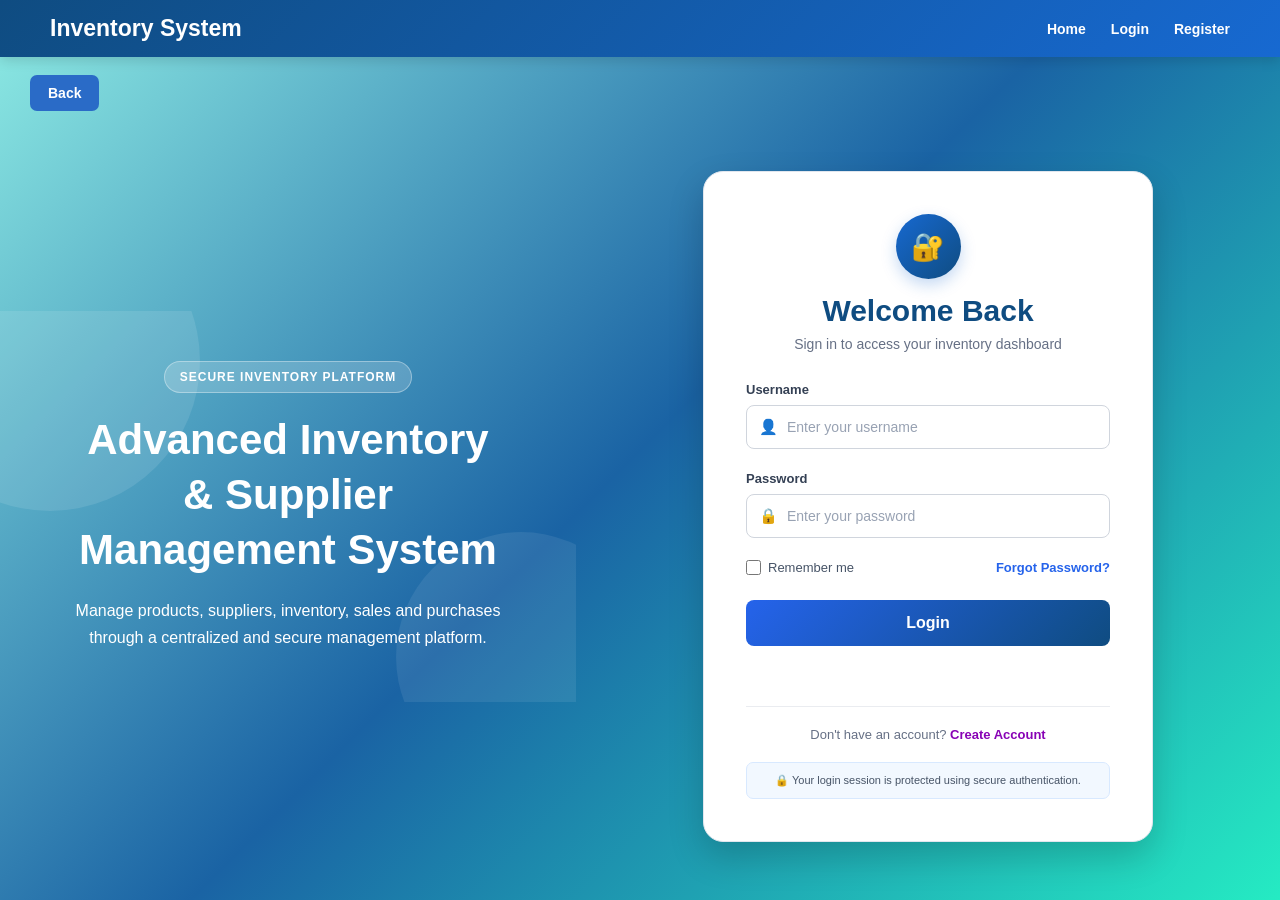
<file: Frontend/templates/suppliers.html>
<!DOCTYPE html>
<html lang="en">

<head>

    <meta charset="UTF-8">

    <meta name="viewport"
          content="width=device-width, initial-scale=1.0">

    <title>Suppliers | Advanced Inventory System</title>

    <style>

        * {
            box-sizing: border-box;
        }

        body {
            margin: 0;
            background: #f5f7fb;
            color: #172033;
            font-family: Arial, Helvetica, sans-serif;
            font-size: 14px;
        }

        /* ==========================================
           MAIN LAYOUT
        ========================================== */

        .dashboard-layout {
            display: flex;
            min-height: 100vh;
        }

        /* ==========================================
           SIDEBAR
        ========================================== */

        .dashboard-sidebar {
            width: 240px;
            position: fixed;
            left: 0;
            top: 0;
            bottom: 0;
            background: white;
            border-right: 1px solid #e1e6ee;
            z-index: 100;
        }

        .sidebar-brand {
            height: 75px;
            display: flex;
            align-items: center;
            padding: 0 22px;
            border-bottom: 1px solid #edf0f4;
        }

        .brand-logo {
            width: 40px;
            height: 40px;
            border-radius: 9px;
            background: #1769d1;
            color: white;
            display: flex;
            align-items: center;
            justify-content: center;
            font-weight: bold;
        }

        .brand-name {
            margin-left: 12px;
            font-size: 17px;
            font-weight: bold;
            color: #17345f;
        }

        .sidebar-menu {
            padding: 20px 14px;
        }

        .sidebar-label {
            padding: 0 12px;
            margin-bottom: 12px;
            color: #8a94a4;
            font-size: 11px;
            font-weight: bold;
        }

        .sidebar-link {
            display: flex;
            align-items: center;
            gap: 12px;
            padding: 13px 14px;
            margin-bottom: 5px;
            border-radius: 8px;
            text-decoration: none;
            color: #526071;
            font-size: 14px;
            font-weight: 600;
        }

        .sidebar-link:hover {
            background: #f1f5fa;
            color: #1769d1;
        }

        .sidebar-link.active {
            background: #eaf2ff;
            color: #1769d1;
            border-left: 4px solid #1769d1;
        }

        .sidebar-icon {
            width: 25px;
            text-align: center;
            font-size: 17px;
        }

        /* ==========================================
           MAIN
        ========================================== */

        .dashboard-main {
            margin-left: 240px;
            width: calc(100% - 240px);
            min-height: 100vh;
        }

        /* ==========================================
           HEADER
        ========================================== */

        .dashboard-header {
            height: 75px;
            background: white;
            border-bottom: 1px solid #e1e6ee;
            display: flex;
            align-items: center;
            justify-content: space-between;
            padding: 0 30px;
            position: sticky;
            top: 0;
            z-index: 90;
        }

        .header-title {
            font-size: 20px;
            font-weight: bold;
        }

        .header-right {
            display: flex;
            align-items: center;
            gap: 20px;
        }

        .refresh-status {
            color: #7b8797;
            font-size: 12px;
        }

        .profile-button {
            width: 45px;
            height: 45px;
            border-radius: 50%;
            border: 1px solid #d5deeb;
            background: #1769d1;
            color: white;
            font-weight: bold;
            cursor: pointer;
            font-size: 17px;
        }

        .profile-button:hover {
            background: #0f59b8;
        }

        /* ==========================================
           CONTENT
        ========================================== */

        .dashboard-content {
            padding: 20px 30px 35px;
        }

        /* ==========================================
           BACK BUTTON
        ========================================== */

        .back-button-container {
            margin-bottom: 20px;
        }

        .back-button {
            padding: 10px 18px;
            border: 1px solid #d5dce6;
            border-radius: 7px;
            background: white;
            color: #1769d1;
            font-size: 14px;
            font-weight: bold;
            cursor: pointer;
        }

        .back-button:hover {
            background: #edf4ff;
        }

        /* ==========================================
           PAGE TITLE
        ========================================== */

        .page-title {
            margin-bottom: 25px;
        }

        .page-title h1 {
            margin: 0 0 7px;
            font-size: 30px;
        }

        .page-title p {
            margin: 0;
            color: #737f90;
            font-size: 15px;
        }

        /* ==========================================
           SUMMARY
        ========================================== */

        .summary-grid {
            display: grid;
            grid-template-columns: repeat(3, 1fr);
            gap: 18px;
            margin-bottom: 25px;
        }

        .summary-card {
            background: white;
            border: 1px solid #e0e6ee;
            border-radius: 12px;
            padding: 22px;
        }

        .summary-title {
            color: #737f90;
            font-size: 11px;
            font-weight: bold;
            margin-bottom: 10px;
        }

        .summary-value {
            font-size: 27px;
            font-weight: bold;
            color: #18243a;
        }

        .summary-blue {
            color: #1769d1;
        }

        .summary-green {
            color: #16865a;
        }

        /* ==========================================
           FORM
        ========================================== */

        .supplier-form-card {
            background: white;
            border: 1px solid #e0e6ee;
            border-radius: 12px;
            padding: 25px;
            margin-bottom: 25px;
        }

        .section-title {
            margin: 0 0 20px;
            font-size: 18px;
        }

        .form-grid {
            display: grid;
            grid-template-columns: repeat(3, 1fr);
            gap: 18px;
        }

        .form-group {
            display: flex;
            flex-direction: column;
        }

        .form-group.full-width {
            grid-column: span 3;
        }

        .form-group label {
            margin-bottom: 7px;
            color: #526071;
            font-size: 13px;
            font-weight: bold;
        }

        .form-group input,
        .form-group textarea {
            padding: 11px 12px;
            border: 1px solid #d9e0e8;
            border-radius: 7px;
            outline: none;
            font-size: 14px;
            font-family: Arial, Helvetica, sans-serif;
        }

        .form-group input {
            height: 43px;
        }

        .form-group textarea {
            min-height: 80px;
            resize: vertical;
        }

        .form-group input:focus,
        .form-group textarea:focus {
            border-color: #1769d1;
            box-shadow: 0 0 0 3px rgba(23,105,209,0.08);
        }

        .form-actions {
            margin-top: 20px;
            display: flex;
            gap: 10px;
        }

        .primary-button {
            height: 43px;
            padding: 0 22px;
            border: none;
            border-radius: 7px;
            background: #1769d1;
            color: white;
            font-size: 14px;
            font-weight: bold;
            cursor: pointer;
        }

        .primary-button:hover {
            background: #0f59b8;
        }

        .secondary-button {
            height: 43px;
            padding: 0 22px;
            border: 1px solid #d9e0e8;
            border-radius: 7px;
            background: white;
            color: #526071;
            font-size: 14px;
            font-weight: bold;
            cursor: pointer;
        }

        /* ==========================================
           MESSAGE
        ========================================== */

        #message {
            display: none;
            margin-bottom: 20px;
            padding: 12px 15px;
            border-radius: 7px;
            font-weight: bold;
        }

        .success-message {
            display: block !important;
            background: #eaf8f1;
            color: #16865a;
            border: 1px solid #bfe8d3;
        }

        .error-message {
            display: block !important;
            background: #fff2f2;
            color: #c53c3c;
            border: 1px solid #f0caca;
        }

        /* ==========================================
           TABLE
        ========================================== */

        .table-card {
            background: white;
            border: 1px solid #e0e6ee;
            border-radius: 12px;
            overflow: hidden;
        }

        .table-header {
            min-height: 75px;
            padding: 0 22px;
            display: flex;
            align-items: center;
            justify-content: space-between;
            border-bottom: 1px solid #edf0f4;
        }

        .table-header h3 {
            margin: 0 0 4px;
            font-size: 17px;
        }

        .table-header span {
            color: #8994a5;
            font-size: 12px;
        }

        .search-input {
            width: 300px;
            height: 40px;
            padding: 0 12px;
            border: 1px solid #d9e0e8;
            border-radius: 7px;
            outline: none;
            font-size: 13px;
        }

        .search-input:focus {
            border-color: #1769d1;
        }

        .table-wrapper {
            overflow-x: auto;
        }

        .supplier-table {
            width: 100%;
            border-collapse: collapse;
        }

        .supplier-table th {
            padding: 15px 18px;
            background: #f8fafc;
            color: #697586;
            font-size: 11px;
            text-align: left;
            text-transform: uppercase;
            border-bottom: 1px solid #e5e9ef;
        }

        .supplier-table td {
            padding: 15px 18px;
            border-bottom: 1px solid #edf0f4;
            color: #475467;
            font-size: 13px;
        }

        .supplier-table tr:hover {
            background: #fafcff;
        }

        .supplier-id {
            color: #1769d1;
            font-weight: bold;
        }

        .supplier-name {
            color: #243148;
            font-weight: bold;
        }

        .email {
            color: #1769d1;
        }

        /* ==========================================
           STATUS
        ========================================== */

        .status-badge {
            display: inline-block;
            padding: 5px 9px;
            border-radius: 20px;
            background: #eaf8f1;
            color: #16865a;
            font-size: 11px;
            font-weight: bold;
        }

        /* ==========================================
           ACTION BUTTONS
        ========================================== */

        .edit-button {
            padding: 7px 12px;
            border: 1px solid #d9e0e8;
            border-radius: 6px;
            background: white;
            color: #1769d1;
            cursor: pointer;
            font-size: 12px;
            font-weight: bold;
            margin-right: 5px;
        }

        .edit-button:hover {
            background: #edf4ff;
        }

        .delete-button {
            padding: 7px 12px;
            border: 1px solid #f0caca;
            border-radius: 6px;
            background: white;
            color: #c53c3c;
            cursor: pointer;
            font-size: 12px;
            font-weight: bold;
        }

        .delete-button:hover {
            background: #fff4f4;
        }

        /* ==========================================
           PROFILE DRAWER
        ========================================== */

        .drawer-overlay {
            display: none;
            position: fixed;
            inset: 0;
            background: rgba(20,30,45,0.35);
            z-index: 200;
        }

        .drawer-overlay.active {
            display: block;
        }

        .profile-drawer {
            position: fixed;
            right: -400px;
            top: 0;
            width: 390px;
            height: 100vh;
            background: white;
            z-index: 210;
            box-shadow: -10px 0 30px rgba(0,0,0,0.12);
            transition: right 0.3s ease;
            overflow-y: auto;
        }

        .profile-drawer.active {
            right: 0;
        }

        .drawer-header {
            padding: 22px;
            border-bottom: 1px solid #e8ecf1;
            display: flex;
            justify-content: space-between;
            align-items: center;
        }

        .drawer-header h2 {
            margin: 0;
            font-size: 20px;
        }

        .close-drawer {
            width: 35px;
            height: 35px;
            border: 1px solid #ddd;
            background: white;
            border-radius: 7px;
            cursor: pointer;
            font-size: 20px;
        }

        .profile-section {
            padding: 25px;
            text-align: center;
            border-bottom: 1px solid #e8ecf1;
        }

        .profile-avatar {
            width: 80px;
            height: 80px;
            margin: auto;
            border-radius: 50%;
            background: #1769d1;
            color: white;
            display: flex;
            align-items: center;
            justify-content: center;
            font-size: 28px;
            font-weight: bold;
        }

        .profile-section h3 {
            margin: 12px 0 5px;
            font-size: 19px;
        }

        .profile-section p {
            margin: 0;
            color: #8994a5;
            font-size: 13px;
        }

        .drawer-section {
            padding: 20px 25px;
            border-bottom: 1px solid #e8ecf1;
        }

        .drawer-section h4 {
            margin: 0 0 15px;
            color: #8994a5;
            font-size: 11px;
            text-transform: uppercase;
        }

        .drawer-link {
            display: block;
            padding: 12px 0;
            color: #344054;
            text-decoration: none;
            font-size: 14px;
            font-weight: 600;
        }

        .drawer-link:hover {
            color: #1769d1;
        }

        .logout-button {
            width: 100%;
            padding: 13px;
            border: 1px solid #e1e5eb;
            border-radius: 8px;
            background: white;
            color: #c53c3c;
            font-weight: bold;
            cursor: pointer;
            font-size: 14px;
        }

        .logout-button:hover {
            background: #fff4f4;
        }

        /* ==========================================
           RESPONSIVE
        ========================================== */

        @media (max-width: 1100px) {

            .summary-grid {
                grid-template-columns: repeat(2, 1fr);
            }

            .form-grid {
                grid-template-columns: repeat(2, 1fr);
            }

            .form-group.full-width {
                grid-column: span 2;
            }

        }

        @media (max-width: 700px) {

            .dashboard-sidebar {
                width: 70px;
            }

            .brand-name,
            .sidebar-label,
            .sidebar-link span:not(.sidebar-icon) {
                display: none;
            }

            .sidebar-link {
                justify-content: center;
            }

            .dashboard-main {
                margin-left: 70px;
                width: calc(100% - 70px);
            }

            .dashboard-content {
                padding: 18px;
            }

            .summary-grid,
            .form-grid {
                grid-template-columns: 1fr;
            }

            .form-group.full-width {
                grid-column: span 1;
            }

            .table-header {
                align-items: flex-start;
                flex-direction: column;
                padding: 18px;
                gap: 12px;
            }

            .search-input {
                width: 100%;
            }

            .refresh-status {
                display: none;
            }

            .profile-drawer {
                width: 90%;
            }

        }

    </style>

</head>


<body>


<div class="dashboard-layout">


    <!-- =====================================================
         SIDEBAR
    ====================================================== -->

    <aside class="dashboard-sidebar">


        <div class="sidebar-brand">

            <div class="brand-logo">
                IS
            </div>

            <div class="brand-name">
                Inventory System
            </div>

        </div>


        <div class="sidebar-menu">

            <div class="sidebar-label">
                MAIN MENU
            </div>


            <a href="dashboard.html"
               class="sidebar-link">

                <span class="sidebar-icon">▣</span>
                <span>Dashboard</span>

            </a>


            <a href="products.html"
               class="sidebar-link">

                <span class="sidebar-icon">□</span>
                <span>Products</span>

            </a>


            <a href="suppliers.html"
               class="sidebar-link active">

                <span class="sidebar-icon">♧</span>
                <span>Suppliers</span>

            </a>


            <a href="inventory.html"
               class="sidebar-link">

                <span class="sidebar-icon">▤</span>
                <span>Inventory</span>

            </a>


            <a href="sales.html"
               class="sidebar-link">

                <span class="sidebar-icon">⌁</span>
                <span>Sales</span>

            </a>


            <a href="reports.html"
               class="sidebar-link">

                <span class="sidebar-icon">▥</span>
                <span>Reports</span>

            </a>

        </div>

    </aside>



    <!-- =====================================================
         MAIN
    ====================================================== -->

    <main class="dashboard-main">


        <!-- HEADER -->

        <header class="dashboard-header">


            <div class="header-title">

                Suppliers

            </div>


            <div class="header-right">


                <span
                    class="refresh-status"
                    id="refreshStatus">

                    Auto refresh: 30s

                </span>


                <span id="currentDate">
                    Loading...
                </span>


                <button
                    class="profile-button"
                    onclick="openProfile()"
                    title="Profile">

                    👤

                </button>

            </div>

        </header>



        <!-- CONTENT -->

        <section class="dashboard-content">


            <!-- BACK BUTTON -->

            <div class="back-button-container">

                <button
                    class="back-button"
                    onclick="history.back()">

                    Back

                </button>

            </div>



            <!-- PAGE TITLE -->

            <div class="page-title">

                <h1>
                    Supplier Management
                </h1>

                <p>
                    Manage supplier information and
                    supplier relationships.
                </p>

            </div>



            <!-- MESSAGE -->

            <div id="message"></div>



            <!-- =================================================
                 SUMMARY
            ================================================== -->

            <div class="summary-grid">


                <div class="summary-card">

                    <div class="summary-title">
                        TOTAL SUPPLIERS
                    </div>

                    <div
                        class="summary-value summary-blue"
                        id="totalSuppliers">

                        0

                    </div>

                </div>


                <div class="summary-card">

                    <div class="summary-title">
                        REGISTERED EMAILS
                    </div>

                    <div
                        class="summary-value"
                        id="totalEmails">

                        0

                    </div>

                </div>


                <div class="summary-card">

                    <div class="summary-title">
                        ACTIVE SUPPLIERS
                    </div>

                    <div
                        class="summary-value summary-green"
                        id="activeSuppliers">

                        0

                    </div>

                </div>


            </div>



            <!-- =================================================
                 ADD SUPPLIER FORM
            ================================================== -->

            <div class="supplier-form-card">


                <h2
                    class="section-title"
                    id="formTitle">

                    Add Supplier

                </h2>


                <form id="supplierForm">


                    <div class="form-grid">


                        <div class="form-group">

                            <label>
                                Supplier Name
                            </label>

                            <input
                                type="text"
                                id="supplier_name"
                                placeholder="Enter supplier name"
                                required>

                        </div>


                        <div class="form-group">

                            <label>
                                Contact Person
                            </label>

                            <input
                                type="text"
                                id="contact_person"
                                placeholder="Enter contact person"
                                required>

                        </div>


                        <div class="form-group">

                            <label>
                                Email
                            </label>

                            <input
                                type="email"
                                id="email"
                                placeholder="Enter email address"
                                required>

                        </div>


                        <div class="form-group">

                            <label>
                                Phone
                            </label>

                            <input
                                type="text"
                                id="phone"
                                placeholder="Enter phone number"
                                required>

                        </div>


                        <div class="form-group full-width">

                            <label>
                                Address
                            </label>

                            <textarea
                                id="address"
                                placeholder="Enter supplier address"
                                required></textarea>

                        </div>


                    </div>


                    <div class="form-actions">


                        <button
                            type="submit"
                            class="primary-button"
                            id="submitButton">

                            Add Supplier

                        </button>


                        <button
                            type="button"
                            class="secondary-button"
                            id="cancelButton"
                            onclick="cancelEdit()"
                            style="display:none;">

                            Cancel

                        </button>


                    </div>


                </form>

            </div>



            <!-- =================================================
                 SUPPLIER TABLE
            ================================================== -->

            <div class="table-card">


                <div class="table-header">


                    <div>

                        <h3>
                            Supplier Directory
                        </h3>

                        <span>
                            Registered supplier information
                        </span>

                    </div>


                    <input
                        type="text"
                        class="search-input"
                        id="searchSuppliers"
                        placeholder="Search suppliers...">

                </div>



                <div class="table-wrapper">


                    <table class="supplier-table">


                        <thead>

                            <tr>

                                <th>
                                    Supplier ID
                                </th>

                                <th>
                                    Supplier Name
                                </th>

                                <th>
                                    Contact Person
                                </th>

                                <th>
                                    Email
                                </th>

                                <th>
                                    Phone
                                </th>

                                <th>
                                    Address
                                </th>

                                <th>
                                    Status
                                </th>

                                <th>
                                    Actions
                                </th>

                            </tr>

                        </thead>


                        <tbody id="suppliersTable">

                            <tr>

                                <td
                                    colspan="8"
                                    style="
                                        text-align:center;
                                        padding:35px;
                                    ">

                                    Loading suppliers...

                                </td>

                            </tr>

                        </tbody>


                    </table>

                </div>

            </div>


        </section>

    </main>

</div>



<!-- =========================================================
     PROFILE DRAWER
========================================================= -->

<div
    class="drawer-overlay"
    id="drawerOverlay"
    onclick="closeProfile()">
</div>


<div
    class="profile-drawer"
    id="profileDrawer">


    <div class="drawer-header">

        <h2>
            Profile
        </h2>

        <button
            class="close-drawer"
            onclick="closeProfile()">

            ×

        </button>

    </div>



    <div class="profile-section">


        <div class="profile-avatar">
            👤
        </div>


        <h3>
            User
        </h3>


        <p>
            Inventory System User
        </p>


    </div>



    <div class="drawer-section">


        <h4>
            Workspace
        </h4>


        <a
            href="dashboard.html"
            class="drawer-link">

            📊 Dashboard

        </a>


        <a
            href="products.html"
            class="drawer-link">

            📦 Products

        </a>


        <a
            href="suppliers.html"
            class="drawer-link">

            👥 Suppliers

        </a>


        <a
            href="inventory.html"
            class="drawer-link">

            🏬 Inventory

        </a>


        <a
            href="sales.html"
            class="drawer-link">

            💰 Sales

        </a>


        <a
            href="reports.html"
            class="drawer-link">

            📈 Reports

        </a>
        
        <a href="purchases.html" class="drawer-link">
           🛒Purchases
        </a>



    </div>



    <div class="drawer-section">


        <h4>
            Account
        </h4>


        <a
            href="profile.html"
            class="drawer-link">

            👤 My Profile

        </a>


        <a
            href="#"
            class="drawer-link">

            ⚙ Settings

        </a>


    </div>



    <div class="drawer-section">


        <button
            class="logout-button"
            onclick="logout()">

            🚪 Logout

        </button>


    </div>


</div>



<!-- =========================================================
     JAVASCRIPT
========================================================= -->

<script>


    /* =====================================================
       API
    ====================================================== */

    const API =
        "http://127.0.0.1:8000";


    let suppliers =
        [];

    let editingSupplierId =
        null;


    /* =====================================================
       TOKEN
    ====================================================== */

    const token =
        localStorage.getItem(
            "access_token"
        );


    if (!token) {

        window.location.href =
            "login.html";

    }


    /* =====================================================
       LOAD SUPPLIERS
    ====================================================== */

    async function loadSuppliers() {


        try {


            const response =
                await fetch(
                    API + "/suppliers/",
                    {

                        method: "GET",

                        headers: {

                            "Authorization":
                                "Bearer " +
                                token

                        }

                    }
                );


            if (response.status === 401) {

                logout();

                return;

            }


            if (!response.ok) {

                throw new Error(
                    "Failed to load suppliers"
                );

            }


            suppliers =
                await response.json();


            displaySuppliers(
                suppliers
            );


            updateSummary();


            updateRefreshStatus();


        }

        catch (error) {


            console.error(
                "Supplier error:",
                error
            );


            showMessage(
                "Unable to load suppliers. Make sure FastAPI is running.",
                "error"
            );


        }

    }



    /* =====================================================
       DISPLAY SUPPLIERS
    ====================================================== */

    function displaySuppliers(
        data
    ) {


        const table =
            document.getElementById(
                "suppliersTable"
            );


        if (
            !data ||
            data.length === 0
        ) {


            table.innerHTML = `

                <tr>

                    <td
                        colspan="8"
                        style="
                            text-align:center;
                            padding:35px;
                            color:#8994a5;
                        ">

                        No suppliers found.

                    </td>

                </tr>

            `;


            return;

        }


        let html =
            "";


        data.forEach(
            supplier => {


                html += `

                    <tr>


                        <td class="supplier-id">

                            ${supplier.supplier_id}

                        </td>


                        <td class="supplier-name">

                            ${escapeHtml(
                                supplier.supplier_name
                            )}

                        </td>


                        <td>

                            ${escapeHtml(
                                supplier.contact_person
                            )}

                        </td>


                        <td class="email">

                            ${escapeHtml(
                                supplier.email
                            )}

                        </td>


                        <td>

                            ${escapeHtml(
                                supplier.phone
                            )}

                        </td>


                        <td>

                            ${escapeHtml(
                                supplier.address
                            )}

                        </td>


                        <td>

                            <span
                                class="status-badge">

                                Active

                            </span>

                        </td>


                        <td>


                            <button
                                class="edit-button"
                                onclick="editSupplier(
                                    ${supplier.supplier_id}
                                )">

                                Edit

                            </button>


                            <button
                                class="delete-button"
                                onclick="deleteSupplier(
                                    ${supplier.supplier_id}
                                )">

                                Delete

                            </button>


                        </td>


                    </tr>

                `;

            }
        );


        table.innerHTML =
            html;

    }



    /* =====================================================
       HTML SECURITY
    ====================================================== */

    function escapeHtml(value) {


        if (
            value === null ||
            value === undefined
        ) {

            return "";

        }


        return String(value)
            .replace(
                /&/g,
                "&amp;"
            )
            .replace(
                /</g,
                "&lt;"
            )
            .replace(
                />/g,
                "&gt;"
            )
            .replace(
                /"/g,
                "&quot;"
            )
            .replace(
                /'/g,
                "&#039;"
            );

    }



    /* =====================================================
       ADD / UPDATE SUPPLIER
    ====================================================== */

    document
        .getElementById(
            "supplierForm"
        )
        .addEventListener(
            "submit",
            async function(event) {


                event.preventDefault();


                const supplierData = {


                    supplier_name:
                        document
                        .getElementById(
                            "supplier_name"
                        )
                        .value
                        .trim(),


                    contact_person:
                        document
                        .getElementById(
                            "contact_person"
                        )
                        .value
                        .trim(),


                    email:
                        document
                        .getElementById(
                            "email"
                        )
                        .value
                        .trim(),


                    phone:
                        document
                        .getElementById(
                            "phone"
                        )
                        .value
                        .trim(),


                    address:
                        document
                        .getElementById(
                            "address"
                        )
                        .value
                        .trim()

                };


                try {


                    let url =
                        API +
                        "/suppliers/";


                    let method =
                        "POST";


                    if (
                        editingSupplierId
                    ) {


                        url =
                            API +
                            "/suppliers/" +
                            editingSupplierId;


                        method =
                            "PUT";

                    }


                    const response =
                        await fetch(
                            url,
                            {

                                method:
                                    method,

                                headers: {

                                    "Content-Type":
                                        "application/json",

                                    "Authorization":
                                        "Bearer " +
                                        token

                                },

                                body:
                                    JSON.stringify(
                                        supplierData
                                    )

                            }
                        );


                    const data =
                        await response.json();


                    if (!response.ok) {


                        throw new Error(
                            data.detail ||
                            "Supplier operation failed"
                        );


                    }


                    if (
                        editingSupplierId
                    ) {


                        showMessage(
                            "Supplier updated successfully.",
                            "success"
                        );


                    }

                    else {


                        showMessage(
                            "Supplier added successfully.",
                            "success"
                        );


                    }


                    cancelEdit();


                    await loadSuppliers();


                }

                catch (error) {


                    console.error(
                        error
                    );


                    showMessage(
                        error.message,
                        "error"
                    );


                }


            }
        );



    /* =====================================================
       EDIT SUPPLIER
    ====================================================== */

    function editSupplier(id) {


        const supplier =
            suppliers.find(
                item =>
                Number(
                    item.supplier_id
                ) === Number(id)
            );


        if (!supplier) {

            return;

        }


        editingSupplierId =
            id;


        document.getElementById(
            "supplier_name"
        ).value =
            supplier.supplier_name || "";


        document.getElementById(
            "contact_person"
        ).value =
            supplier.contact_person || "";


        document.getElementById(
            "email"
        ).value =
            supplier.email || "";


        document.getElementById(
            "phone"
        ).value =
            supplier.phone || "";


        document.getElementById(
            "address"
        ).value =
            supplier.address || "";


        document.getElementById(
            "formTitle"
        ).textContent =
            "Edit Supplier";


        document.getElementById(
            "submitButton"
        ).textContent =
            "Update Supplier";


        document.getElementById(
            "cancelButton"
        ).style.display =
            "inline-block";


        window.scrollTo(
            {
                top: 0,
                behavior: "smooth"
            }
        );

    }



    /* =====================================================
       CANCEL EDIT
    ====================================================== */

    function cancelEdit() {


        editingSupplierId =
            null;


        document
            .getElementById(
                "supplierForm"
            )
            .reset();


        document.getElementById(
            "formTitle"
        ).textContent =
            "Add Supplier";


        document.getElementById(
            "submitButton"
        ).textContent =
            "Add Supplier";


        document.getElementById(
            "cancelButton"
        ).style.display =
            "none";

    }



    /* =====================================================
       DELETE SUPPLIER
    ====================================================== */

    async function deleteSupplier(
        id
    ) {


        const confirmed =
            confirm(
                "Are you sure you want to delete Supplier ID " +
                id +
                "?"
            );


        if (!confirmed) {

            return;

        }


        try {


            const response =
                await fetch(
                    API +
                    "/suppliers/" +
                    id,
                    {

                        method:
                            "DELETE",

                        headers: {

                            "Authorization":
                                "Bearer " +
                                token

                        }

                    }
                );


            const data =
                await response.json();


            if (!response.ok) {


                throw new Error(
                    data.detail ||
                    "Unable to delete supplier"
                );


            }


            showMessage(
                "Supplier deleted successfully.",
                "success"
            );


            await loadSuppliers();


        }

        catch (error) {


            console.error(
                error
            );


            showMessage(
                error.message,
                "error"
            );


        }

    }



    /* =====================================================
       SEARCH
    ====================================================== */

    document
        .getElementById(
            "searchSuppliers"
        )
        .addEventListener(
            "input",
            function() {


                const search =
                    this.value
                    .toLowerCase()
                    .trim();


                const filtered =
                    suppliers.filter(
                        supplier => {


                            return (

                                String(
                                    supplier.supplier_id
                                )
                                .toLowerCase()
                                .includes(
                                    search
                                )

                                ||

                                String(
                                    supplier.supplier_name
                                )
                                .toLowerCase()
                                .includes(
                                    search
                                )

                                ||

                                String(
                                    supplier.contact_person
                                )
                                .toLowerCase()
                                .includes(
                                    search
                                )

                                ||

                                String(
                                    supplier.email
                                )
                                .toLowerCase()
                                .includes(
                                    search
                                )

                                ||

                                String(
                                    supplier.phone
                                )
                                .toLowerCase()
                                .includes(
                                    search
                                )

                                ||

                                String(
                                    supplier.address
                                )
                                .toLowerCase()
                                .includes(
                                    search
                                )

                            );

                        }
                    );


                displaySuppliers(
                    filtered
                );


            }
        );



    /* =====================================================
       SUMMARY
    ====================================================== */

    function updateSummary() {


        const total =
            suppliers.length;


        const emails =
            suppliers.filter(
                supplier =>
                supplier.email &&
                supplier.email.trim() !== ""
            ).length;


        document.getElementById(
            "totalSuppliers"
        ).textContent =
            total;


        document.getElementById(
            "totalEmails"
        ).textContent =
            emails;


        document.getElementById(
            "activeSuppliers"
        ).textContent =
            total;

    }



    /* =====================================================
       MESSAGE
    ====================================================== */

    function showMessage(
        message,
        type
    ) {


        const element =
            document.getElementById(
                "message"
            );


        element.textContent =
            message;


        element.className =
            type === "success"
            ? "success-message"
            : "error-message";


        element.style.display =
            "block";


        setTimeout(
            function() {

                element.style.display =
                    "none";

            },
            4000
        );

    }



    /* =====================================================
       REFRESH STATUS
    ====================================================== */

    function updateRefreshStatus() {


        document.getElementById(
            "refreshStatus"
        ).textContent =
            "Last updated: " +
            new Date().toLocaleTimeString(
                "en-IN"
            );

    }



    /* =====================================================
       AUTO REFRESH
       EVERY 30 SECONDS
    ====================================================== */

    setInterval(function () {window.location.reload();}, 30000);



    /* =====================================================
       PROFILE DRAWER
    ====================================================== */

    function openProfile() {


        document
            .getElementById(
                "profileDrawer"
            )
            .classList.add(
                "active"
            );


        document
            .getElementById(
                "drawerOverlay"
            )
            .classList.add(
                "active"
            );

    }



    function closeProfile() {


        document
            .getElementById(
                "profileDrawer"
            )
            .classList.remove(
                "active"
            );


        document
            .getElementById(
                "drawerOverlay"
            )
            .classList.remove(
                "active"
            );

    }



    /* =====================================================
       LOGOUT
    ====================================================== */

    function logout() {


        localStorage.removeItem(
            "access_token"
        );


        localStorage.removeItem(
            "token"
        );


        window.location.href =
            "login.html";

    }



    /* =====================================================
       CURRENT DATE
    ====================================================== */

    document.getElementById(
        "currentDate"
    ).textContent =
        new Date().toLocaleDateString(
            "en-IN",
            {

                day: "2-digit",

                month: "short",

                year: "numeric"

            }
        );



    /* =====================================================
       INITIAL LOAD
    ====================================================== */

    loadSuppliers();


</script>


</body>

</html>
</file>
